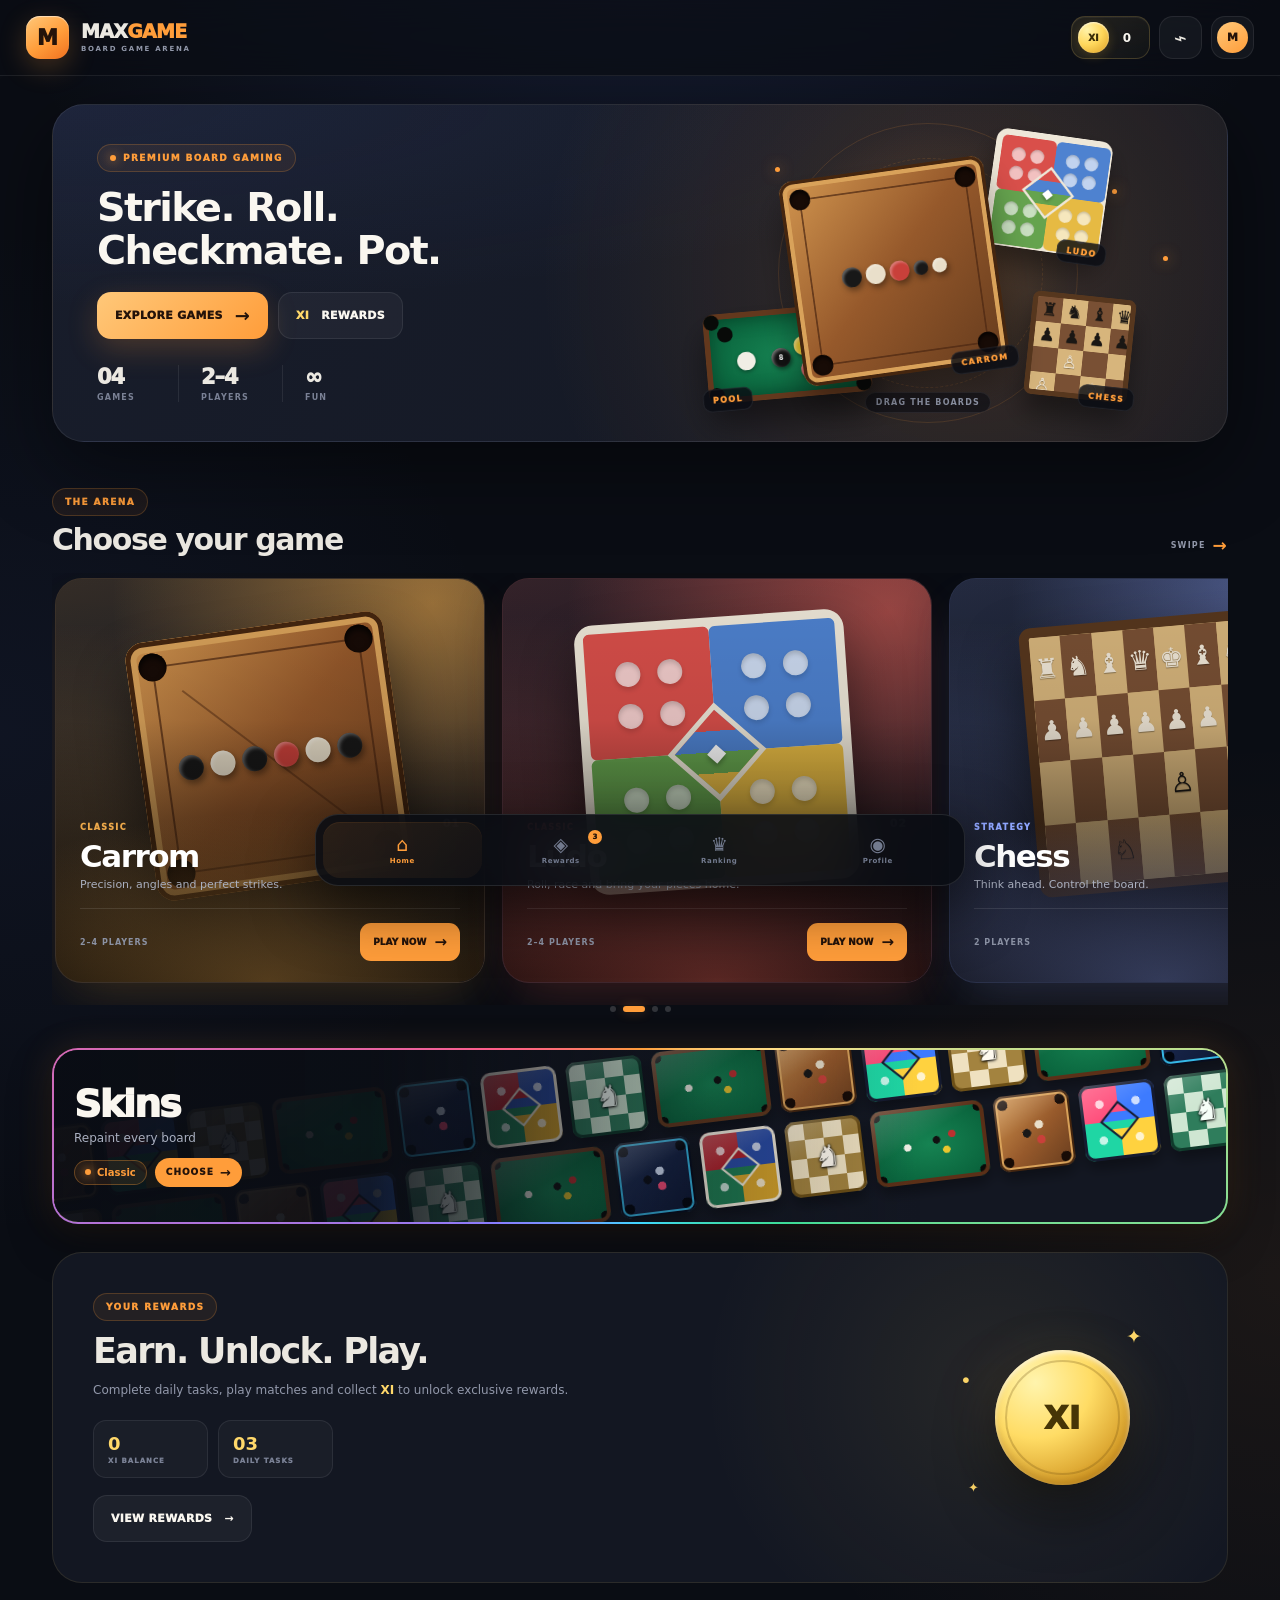
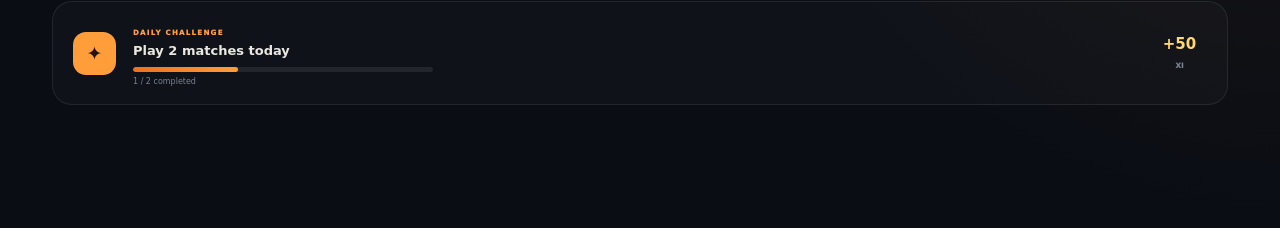
<file: index.html>
<!doctype html>
<html lang="en">
<head>
  <meta charset="UTF-8">
  <meta name="viewport" content="width=device-width,initial-scale=1,maximum-scale=1,user-scalable=no">
  <meta name="theme-color" content="#0a0d14">
  <meta name="apple-mobile-web-app-capable" content="yes">
  <meta name="apple-mobile-web-app-status-bar-style" content="black-translucent">

  <title>MAXGAME — Board Game Arena</title>

  <!-- saved skin ko paint se pehle lagao, taaki default rang ki flash na aaye -->
  <script>
    try{
      var s = localStorage.getItem('maxgame.skin');
      if(s) document.documentElement.setAttribute('data-skin', s);
    }catch(e){}
  </script>

  <link rel="stylesheet" href="css/styles.css">
</head>

<body>

  <!-- =====================================================
       TOP BAR
  ====================================================== -->

  <header class="topbar">

    <a class="brand" href="#" aria-label="MAXGAME Home">

      <span class="logo">M</span>

      <span class="brand-copy">
        <strong>MAX<span>GAME</span></strong>
        <small>BOARD GAME ARENA</small>
      </span>

    </a>


    <div class="top-actions">

      <!-- XI COINS -->

      <button
        class="coin-pill"
        id="coinButton"
        type="button"
        aria-label="XI Coins">

        <span class="coin-icon">XI</span>

        <span class="coin-value" id="xiBalance">
          0
        </span>

      </button>


      <!-- SOUND -->

      <button
        class="icon-control"
        id="sound"
        type="button"
        aria-label="Toggle sound"
        aria-pressed="true">

        <span class="sound-on">⌁</span>

      </button>


      <!-- PROFILE -->

      <button
        class="profile-control"
        id="profileButton"
        type="button"
        aria-label="Open profile">

        <span class="profile-avatar">
          M
        </span>

      </button>

    </div>

  </header>


  <!-- =====================================================
       MAIN
  ====================================================== -->

  <main>


    <!-- ===================================================
         HERO
    ==================================================== -->

    <section class="hero" aria-label="MAXGAME showcase">

      <div class="hero-content">

        <span class="eyebrow">
          <span class="eyebrow-dot"></span>
          PREMIUM BOARD GAMING
        </span>


        <!-- har shabd apne board ki baari pe chamakta hai (CSS) -->
        <h1 class="hero-tagline">
          <span class="tag-word w1">Strike.</span>
          <span class="tag-word w2">Roll.</span>
          <br>
          <span class="tag-word w3">Checkmate.</span>
          <span class="tag-word w4">Pot.</span>
        </h1>


        <div class="hero-actions">

          <button
            class="primary-button"
            id="heroPlay"
            type="button">

            <span>EXPLORE GAMES</span>
            <b>→</b>

          </button>


          <button
            class="secondary-button"
            id="heroRewards"
            type="button">

            <span>XI</span>
            REWARDS

          </button>

        </div>


        <div class="stats">

          <div class="stat">
            <strong>04</strong>
            <span>GAMES</span>
          </div>

          <div class="stat">
            <strong>2–4</strong>
            <span>PLAYERS</span>
          </div>

          <div class="stat">
            <strong>∞</strong>
            <span>FUN</span>
          </div>

        </div>

      </div>


      <!-- ===============================================
           HERO ART
           Boards baari-baari se "turn" lete hain (CSS loop)
           aur inhe drag bhi kar sakte ho (js/ui-extras.js)
      ================================================ -->

      <div class="hero-art" aria-hidden="true">

        <div class="hero-glow"></div>

        <div class="hero-ring ring-one"></div>
        <div class="hero-ring ring-two"></div>


        <!-- Carrom -->

        <div class="hero-object hero-carrom">

          <div class="carrom-board">

            <div class="carrom-pocket pocket-one"></div>
            <div class="carrom-pocket pocket-two"></div>
            <div class="carrom-pocket pocket-three"></div>
            <div class="carrom-pocket pocket-four"></div>

            <div class="carrom-center">

              <span class="piece black"></span>
              <span class="piece white"></span>
              <span class="piece red"></span>
              <span class="piece black small"></span>
              <span class="piece white small"></span>

              <!-- striker (animation ke liye) -->
              <span class="piece striker"></span>

            </div>

          </div>

          <span class="floating-label">
            CARROM
          </span>

        </div>


        <!-- Ludo -->

        <div class="hero-object hero-ludo">

          <div class="ludo-board">

            <div class="ludo-home red-home">
              <i></i><i></i><i></i><i></i>
            </div>

            <div class="ludo-home blue-home">
              <i></i><i></i><i></i><i></i>
            </div>

            <div class="ludo-home green-home">
              <i></i><i></i><i></i><i></i>
            </div>

            <div class="ludo-home yellow-home">
              <i></i><i></i><i></i><i></i>
            </div>

            <div class="ludo-center">
              <span>◆</span>
            </div>

          </div>

          <span class="floating-label">
            LUDO
          </span>

        </div>


        <!-- Chess -->

        <div class="hero-object hero-chess">

          <div class="mini-chess-board">

            <span>♜</span>
            <span>♞</span>
            <span>♝</span>
            <span>♛</span>

            <span>♟</span>
            <span>♟</span>
            <span>♟</span>
            <span>♟</span>

            <span></span>
            <span>♙</span>
            <span></span>
            <span></span>

            <span>♙</span>
            <span></span>
            <span><b class="knight">♘</b></span>
            <span></span>

          </div>

          <span class="floating-label">
            CHESS
          </span>

        </div>


        <!-- Pool -->

        <div class="hero-object hero-pool">

          <div class="mini-pool-table">

            <div class="pool-pocket p1"></div>
            <div class="pool-pocket p2"></div>
            <div class="pool-pocket p3"></div>
            <div class="pool-pocket p4"></div>
            <div class="pool-pocket p5"></div>
            <div class="pool-pocket p6"></div>

            <span class="pool-ball ball-eight">8</span>
            <span class="pool-ball ball-one">1</span>
            <span class="pool-ball ball-three">3</span>

            <span class="cue-ball"></span>

          </div>

          <span class="floating-label">
            POOL
          </span>

        </div>


        <!-- Decorative particles -->

        <span class="particle particle-one"></span>
        <span class="particle particle-two"></span>
        <span class="particle particle-three"></span>
        <span class="particle particle-four"></span>
        <span class="particle particle-five"></span>

        <span class="hero-hint">DRAG THE BOARDS</span>

      </div>

    </section>



    <!-- ===================================================
         GAME CAROUSEL
    ==================================================== -->

    <section
      class="games"
      id="games-section"
      aria-label="Choose your game">

      <div class="section-head">

        <div>

          <span class="eyebrow">
            THE ARENA
          </span>

          <h2>
            Choose your game
          </h2>

        </div>


        <div class="carousel-hint">
          <span>SWIPE</span>
          <b>→</b>
        </div>

      </div>


      <!-- CAROUSEL -->

      <div
        class="carousel"
        id="games"
        aria-live="polite">

        <!--
          app.js can populate this container.
          Fallback cards are included so the page
          remains visually useful even before JS runs.
        -->


        <!-- CARROM -->

        <article
          class="game-card active"
          data-game="carrom">

          <div class="game-image carrom-image">

            <div class="real-carrom">

              <span class="corner-pocket cp1"></span>
              <span class="corner-pocket cp2"></span>
              <span class="corner-pocket cp3"></span>
              <span class="corner-pocket cp4"></span>

              <div class="carrom-lines"></div>

              <div class="carrom-pieces">

                <span class="gp black"></span>
                <span class="gp white"></span>
                <span class="gp black"></span>
                <span class="gp red"></span>
                <span class="gp white"></span>
                <span class="gp black"></span>

              </div>

            </div>

            <div class="image-shade"></div>

          </div>


          <div class="game-card-content">

            <div class="game-number">
              01
            </div>

            <div>

              <span class="game-type">
                PRECISION GAME
              </span>

              <h3>
                Carrom
              </h3>

              <p>
                Aim your strike. Control the board.
              </p>

            </div>


            <div class="game-card-bottom">

              <span>
                2–4 PLAYERS
              </span>

              <button
                type="button"
                class="play-button"
                data-game="carrom">

                PLAY

                <b>→</b>

              </button>

            </div>

          </div>

        </article>



        <!-- LUDO -->

        <article
          class="game-card"
          data-game="ludo">

          <div class="game-image ludo-image">

            <div class="real-ludo">

              <div class="ludo-quadrant red">
                <span></span><span></span>
                <span></span><span></span>
              </div>

              <div class="ludo-quadrant blue">
                <span></span><span></span>
                <span></span><span></span>
              </div>

              <div class="ludo-quadrant green">
                <span></span><span></span>
                <span></span><span></span>
              </div>

              <div class="ludo-quadrant yellow">
                <span></span><span></span>
                <span></span><span></span>
              </div>

              <div class="ludo-diamond">
                <span>◆</span>
              </div>

            </div>

            <div class="image-shade"></div>

          </div>


          <div class="game-card-content">

            <div class="game-number">
              02
            </div>

            <div>

              <span class="game-type">
                CLASSIC RACE
              </span>

              <h3>
                Ludo
              </h3>

              <p>
                Roll, race and reach home first.
              </p>

            </div>


            <div class="game-card-bottom">

              <span>
                2–4 PLAYERS
              </span>

              <button
                type="button"
                class="play-button"
                data-game="ludo">

                PLAY

                <b>→</b>

              </button>

            </div>

          </div>

        </article>



        <!-- CHESS -->

        <article
          class="game-card"
          data-game="chess">

          <div class="game-image chess-image">

            <div class="real-chess">

              <span>♜</span>
              <span>♞</span>
              <span>♝</span>
              <span>♛</span>
              <span>♚</span>
              <span>♝</span>
              <span>♞</span>
              <span>♜</span>

              <span>♟</span>
              <span>♟</span>
              <span>♟</span>
              <span>♟</span>
              <span>♟</span>
              <span>♟</span>
              <span>♟</span>
              <span>♟</span>

              <span></span>
              <span></span>
              <span></span>
              <span></span>
              <span>♙</span>
              <span></span>
              <span></span>
              <span></span>

              <span></span>
              <span></span>
              <span>♘</span>
              <span></span>
              <span></span>
              <span></span>
              <span></span>
              <span></span>

            </div>

            <div class="image-shade"></div>

          </div>


          <div class="game-card-content">

            <div class="game-number">
              03
            </div>

            <div>

              <span class="game-type">
                STRATEGY
              </span>

              <h3>
                Chess
              </h3>

              <p>
                Think ahead. Control the board.
              </p>

            </div>


            <div class="game-card-bottom">

              <span>
                2 PLAYERS
              </span>

              <button
                type="button"
                class="play-button"
                data-game="chess">

                PLAY

                <b>→</b>

              </button>

            </div>

          </div>

        </article>



        <!-- POOL -->

        <article
          class="game-card"
          data-game="pool">

          <div class="game-image pool-image">

            <div class="real-pool">

              <span class="table-pocket t1"></span>
              <span class="table-pocket t2"></span>
              <span class="table-pocket t3"></span>
              <span class="table-pocket t4"></span>
              <span class="table-pocket t5"></span>
              <span class="table-pocket t6"></span>

              <span class="pool-rack-ball pb1">1</span>
              <span class="pool-rack-ball pb2">8</span>
              <span class="pool-rack-ball pb3">3</span>
              <span class="pool-rack-ball pb4">5</span>

              <span class="cue"></span>

            </div>

            <div class="image-shade"></div>

          </div>


          <div class="game-card-content">

            <div class="game-number">
              04
            </div>

            <div>

              <span class="game-type">
                TABLE SPORT
              </span>

              <h3>
                8-Ball Pool
              </h3>

              <p>
                Line up the shot. Own the table.
              </p>

            </div>


            <div class="game-card-bottom">

              <span>
                2–4 PLAYERS
              </span>

              <button
                type="button"
                class="play-button"
                data-game="pool">

                PLAY

                <b>→</b>

              </button>

            </div>

          </div>

        </article>

      </div>


      <!-- CAROUSEL DOTS -->

      <div
        class="dots"
        id="dots"
        aria-label="Game carousel navigation">

        <button
          class="dot active"
          data-slide="0"
          aria-label="Show Carrom">
        </button>

        <button
          class="dot"
          data-slide="1"
          aria-label="Show Ludo">
        </button>

        <button
          class="dot"
          data-slide="2"
          aria-label="Show Chess">
        </button>

        <button
          class="dot"
          data-slide="3"
          aria-label="Show Pool">
        </button>

      </div>

    </section>



    <!-- ===================================================
         SKINS  (ek button; dabane par sheet khulti hai)
         Button ke andar sarakti hui tiles = har skin ke boards ki images.
         Selection localStorage 'maxgame.skin' mein save hoti hai,
         taaki carrom.html / ludo.html bhi wahi se padh sakein.
    ==================================================== -->

    <section
      class="skins"
      id="skins"
      aria-label="Board skins">

      <button
        class="skin-btn"
        id="skinOpen"
        type="button"
        aria-haspopup="dialog"
        aria-controls="skinSheet">

        <span class="skin-marquee" aria-hidden="true">
          <span class="marquee-row">
            <i class="tile t-carrom" data-skin="classic"></i>
            <i class="tile t-ludo" data-skin="midnight"></i>
            <i class="tile t-chess" data-skin="royal"></i>
            <i class="tile t-pool" data-skin="emerald"></i>
            <i class="tile t-carrom" data-skin="midnight"></i>
            <i class="tile t-ludo" data-skin="royal"></i>
            <i class="tile t-chess" data-skin="emerald"></i>
            <i class="tile t-pool" data-skin="classic"></i>
            <i class="tile t-carrom" data-skin="classic"></i>
            <i class="tile t-ludo" data-skin="midnight"></i>
            <i class="tile t-chess" data-skin="royal"></i>
            <i class="tile t-pool" data-skin="emerald"></i>
            <i class="tile t-carrom" data-skin="midnight"></i>
            <i class="tile t-ludo" data-skin="royal"></i>
            <i class="tile t-chess" data-skin="emerald"></i>
            <i class="tile t-pool" data-skin="classic"></i>
          </span>
          <span class="marquee-row rev">
            <i class="tile t-chess" data-skin="royal"></i>
            <i class="tile t-pool" data-skin="emerald"></i>
            <i class="tile t-carrom" data-skin="classic"></i>
            <i class="tile t-ludo" data-skin="midnight"></i>
            <i class="tile t-chess" data-skin="emerald"></i>
            <i class="tile t-pool" data-skin="classic"></i>
            <i class="tile t-carrom" data-skin="midnight"></i>
            <i class="tile t-ludo" data-skin="royal"></i>
            <i class="tile t-chess" data-skin="royal"></i>
            <i class="tile t-pool" data-skin="emerald"></i>
            <i class="tile t-carrom" data-skin="classic"></i>
            <i class="tile t-ludo" data-skin="midnight"></i>
            <i class="tile t-chess" data-skin="emerald"></i>
            <i class="tile t-pool" data-skin="classic"></i>
            <i class="tile t-carrom" data-skin="midnight"></i>
            <i class="tile t-ludo" data-skin="royal"></i>
          </span>
        </span>

        <span class="skin-btn-scrim" aria-hidden="true"></span>

        <span class="skin-btn-copy">

          <span class="skin-btn-title">Skins</span>

          <span class="skin-btn-sub">Repaint every board</span>

          <span class="skin-btn-row">
            <span class="skin-btn-now"><i></i><b id="skinName">Classic</b></span>
            <span class="skin-btn-go">CHOOSE <b>→</b></span>
          </span>

        </span>

      </button>


      <!-- SKIN SHEET -->

      <dialog
        class="skin-sheet"
        id="skinSheet"
        aria-labelledby="skinSheetTitle">

        <div class="skin-sheet-body">

          <div class="skin-sheet-head">

            <div>
              <h2 id="skinSheetTitle">Choose your skin</h2>
              <p>Every board on the page repaints instantly.</p>
            </div>

            <button
              class="sheet-close"
              type="button"
              data-close
              aria-label="Close">
              ✕
            </button>

          </div>


          <div class="skin-grid">

          <button
            class="skin-card active"
            type="button"
            data-skin="classic"
            aria-pressed="true">

            <span class="skin-preview" aria-hidden="true">
              <i class="tile t-carrom"></i>
              <i class="tile t-ludo"></i>
              <i class="tile t-chess"></i>
              <i class="tile t-pool"></i>
            </span>

            <span class="skin-info">
              <strong class="skin-name">Classic</strong>
              <small class="skin-desc">Walnut boards, ivory coins</small>
            </span>

            <span class="skin-state">EQUIPPED</span>

          </button>


          <button
            class="skin-card"
            type="button"
            data-skin="midnight"
            aria-pressed="false">

            <span class="skin-preview" aria-hidden="true">
              <i class="tile t-carrom"></i>
              <i class="tile t-ludo"></i>
              <i class="tile t-chess"></i>
              <i class="tile t-pool"></i>
            </span>

            <span class="skin-info">
              <strong class="skin-name">Midnight</strong>
              <small class="skin-desc">Lacquer black, cyan glow</small>
            </span>

            <span class="skin-state">USE SKIN</span>

          </button>


          <button
            class="skin-card"
            type="button"
            data-skin="royal"
            aria-pressed="false">

            <span class="skin-preview" aria-hidden="true">
              <i class="tile t-carrom"></i>
              <i class="tile t-ludo"></i>
              <i class="tile t-chess"></i>
              <i class="tile t-pool"></i>
            </span>

            <span class="skin-info">
              <strong class="skin-name">Royal</strong>
              <small class="skin-desc">Ivory marble, gold trim</small>
            </span>

            <span class="skin-state">USE SKIN</span>

          </button>


          <button
            class="skin-card"
            type="button"
            data-skin="emerald"
            aria-pressed="false">

            <span class="skin-preview" aria-hidden="true">
              <i class="tile t-carrom"></i>
              <i class="tile t-ludo"></i>
              <i class="tile t-chess"></i>
              <i class="tile t-pool"></i>
            </span>

            <span class="skin-info">
              <strong class="skin-name">Emerald</strong>
              <small class="skin-desc">Green lacquer, baize felt</small>
            </span>

            <span class="skin-state">USE SKIN</span>

          </button>

          </div>


          <button
            class="primary-button skin-done"
            type="button"
            data-close>
            DONE
          </button>

        </div>

      </dialog>

    </section>


    <!--
      app.js compatibility: purane Quick Play ke elements yahan hidden rakhe hain,
      taaki app.js ko getElementById(...) null na mile aur baaki page na ruke.
      app.js se Quick Play ka code hata do to ye poora block delete kar sakte ho.
    -->
    <div class="hidden" aria-hidden="true">
      <h2 id="selectedGameTitle">Carrom</h2>
      <p id="selectedGameDescription"></p>
      <button id="quickPlay" type="button"></button>
    </div>



    <!-- ===================================================
         REWARDS
    ==================================================== -->

    <section
      class="reward"
      id="rewards">

      <div class="reward-copy">

        <span class="eyebrow">
          YOUR REWARDS
        </span>

        <h2>
          Earn. Unlock. Play.
        </h2>

        <p>
          Complete daily tasks, play matches and
          collect <strong>XI</strong> to unlock
          exclusive rewards.
        </p>


        <div class="reward-stats">

          <div>
            <strong id="rewardBalance">
              0
            </strong>
            <span>
              XI BALANCE
            </span>
          </div>

          <div>
            <strong>
              03
            </strong>
            <span>
              DAILY TASKS
            </span>
          </div>

        </div>


        <button
          class="secondary-button"
          id="openRewards"
          type="button">

          VIEW REWARDS

          <b>→</b>

        </button>

      </div>


      <div class="reward-visual">

        <div class="reward-coin">

          <span>
            XI
          </span>

        </div>

        <span class="reward-spark spark-one">✦</span>
        <span class="reward-spark spark-two">✦</span>
        <span class="reward-spark spark-three">•</span>

      </div>

    </section>



    <!-- ===================================================
         DAILY CHALLENGE
    ==================================================== -->

    <section class="challenge">

      <div class="challenge-icon">
        ✦
      </div>


      <div class="challenge-copy">

        <span>
          DAILY CHALLENGE
        </span>

        <h3>
          Play 2 matches today
        </h3>

        <div class="progress-track">

          <div
            class="progress"
            style="width:35%">
          </div>

        </div>

        <small>
          1 / 2 completed
        </small>

      </div>


      <div class="challenge-reward">

        <strong>
          +50
        </strong>

        <span>
          XI
        </span>

      </div>

    </section>

  </main>



  <!-- =====================================================
       BOTTOM NAVIGATION
  ====================================================== -->

  <nav
    class="bottom-nav"
    aria-label="Main navigation">


    <button
      class="nav-item active"
      data-nav="home"
      type="button">

      <span class="nav-icon">
        ⌂
      </span>

      <span class="nav-label">
        Home
      </span>

    </button>


    <button
      class="nav-item"
      data-nav="rewards"
      type="button">

      <span class="nav-icon">
        ◈
      </span>

      <span class="nav-label">
        Rewards
      </span>

      <span class="nav-badge">
        3
      </span>

    </button>


    <button
      class="nav-item"
      data-nav="ranking"
      type="button">

      <span class="nav-icon">
        ♛
      </span>

      <span class="nav-label">
        Ranking
      </span>

    </button>


    <button
      class="nav-item"
      data-nav="profile"
      type="button">

      <span class="nav-icon">
        ◉
      </span>

      <span class="nav-label">
        Profile
      </span>

    </button>

  </nav>



  <!-- =====================================================
       TOAST
  ====================================================== -->

  <div
    class="toast"
    id="toast"
    role="status"
    aria-live="polite">
  </div>



  <!-- =====================================================
       APP
  ====================================================== -->

  <script type="module" src="js/app.js"></script>

  <!-- skins + hero drag (app.js se alag, isse app.js ko chhua nahi) -->
  <script type="module" src="js/ui-extras.js"></script>

</body>
  </html>
</file>
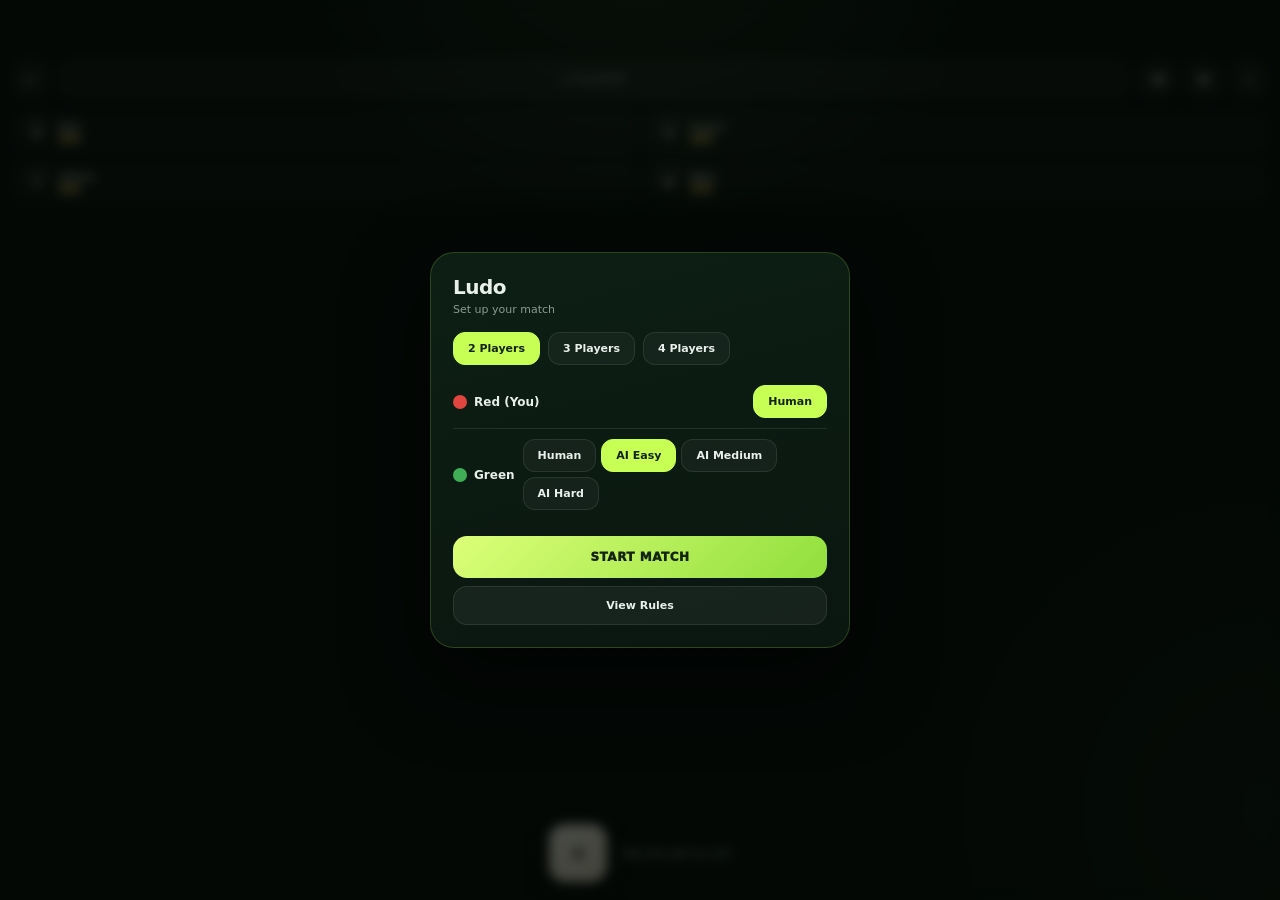
<file: canvas.html>
<!doctype html>
<html lang="en">
<head>
<meta charset="UTF-8">
<meta name="viewport" content="width=device-width,initial-scale=1,maximum-scale=1,user-scalable=no,viewport-fit=cover">
<meta name="theme-color" content="#050b08">
<meta name="apple-mobile-web-app-capable" content="yes">
<meta name="apple-mobile-web-app-status-bar-style" content="black-translucent">
<title>Ludo — MAXGAME</title>
<style>
:root{
  --bg:#050b08; --panel:#0b1812; --panel2:#0e2118;
  --green:#c7ff55; --green2:#8ee33d;
  --gold:#ffd86a; --white:#f6faf7; --text:#e8f0eb;
  --muted:#8b9c93; --muted2:#64756d;
  --line:rgba(255,255,255,.09); --line2:rgba(199,255,85,.18);
  --p-red:#e0463f; --p-green:#3fae55; --p-yellow:#e8c93a; --p-blue:#3f7fe0;
}
*{box-sizing:border-box;margin:0;padding:0;-webkit-tap-highlight-color:transparent;user-select:none;}
html,body{height:100%;overflow:hidden;overscroll-behavior:none;}
body{
  color:var(--text);
  background:
    radial-gradient(circle at 50% -15%, rgba(99,174,75,.20), transparent 32%),
    radial-gradient(circle at 100% 90%, rgba(110,157,54,.08), transparent 30%),
    var(--bg);
  font-family:Inter,ui-sans-serif,system-ui,-apple-system,"Segoe UI",sans-serif;
  display:flex; flex-direction:column; height:100dvh;
  padding-bottom:calc(10px + env(safe-area-inset-bottom));
}
button{font:inherit;cursor:pointer;border:0;background:none;color:inherit;}
button:active{transform:scale(.96);}
.hidden{display:none!important;}
svg{display:block;}

/* Reserved space for an ad banner */
#adSlotTop{height:50px;flex:0 0 auto;}

/* ===== TOP BAR ===== */
.topbar{ display:flex; align-items:center; gap:8px; padding:10px 12px; flex:0 0 auto; }
.icon-btn{
  width:38px;height:38px;border-radius:12px;
  display:grid;place-items:center;
  background:rgba(255,255,255,.05);border:1px solid var(--line);
  color:var(--text);
}
.mode-pill{
  flex:1; height:38px; display:flex; align-items:center; justify-content:center;
  gap:6px; border-radius:12px; background:rgba(255,255,255,.05);
  border:1px solid var(--line); font-size:11px; font-weight:800;
  letter-spacing:.5px; color:var(--muted);
}

/* ===== PLAYER ROWS ===== */
.prow{ display:flex; align-items:center; justify-content:space-between; gap:8px; padding:4px 12px; flex:0 0 auto;}
.pcard{
  flex:1; display:flex; align-items:center; gap:8px;
  padding:6px 10px; border-radius:14px; border:1px solid var(--line);
  background:rgba(255,255,255,.03); min-width:0;
  transition:.25s ease;
}
.pcard.active{
  border-color:var(--line2); background:rgba(199,255,85,.08);
  box-shadow:0 0 0 1px rgba(199,255,85,.15), 0 0 18px rgba(199,255,85,.10);
}
@keyframes thinkPulse{
  0%,100%{ box-shadow:0 0 0 0 rgba(126,168,255,.55); }
  50%{ box-shadow:0 0 0 9px rgba(126,168,255,0); }
}
.pcard.thinking .av{ animation:thinkPulse 1s ease-in-out infinite; }
.pcard .av{
  width:28px;height:28px;border-radius:50%;flex:0 0 auto;
  display:grid;place-items:center;font-size:11px;font-weight:900;
  color:#fff; box-shadow:inset 0 2px 3px rgba(255,255,255,.35), 0 2px 4px rgba(0,0,0,.3);
}
.pcard .meta{min-width:0;}
.pcard .name{font-size:9.5px;font-weight:900;letter-spacing:.3px;white-space:nowrap;overflow:hidden;text-overflow:ellipsis;}
.pcard .score{font-size:12px;font-weight:950;color:var(--gold);}
.pcard.ai .name:after{content:" · AI";color:var(--muted2);font-weight:700;}

/* ===== BOARD ===== */
.boardarea{flex:1 1 auto; display:flex; align-items:center; justify-content:center; min-height:0; position:relative; padding:2px 10px;}
.boardwrap{position:relative; width:min(92vw, 66vh, 560px); aspect-ratio:1/1;}
canvas{width:100%;height:100%;display:block;touch-action:none;}

/* ===== DICE ===== */
.dicebar{ display:flex; align-items:center; justify-content:center; gap:14px; padding:8px 12px; flex:0 0 auto; }
.dice{
  width:58px;height:58px;border-radius:16px;
  background:linear-gradient(155deg,#fdfaf1,#e7ddc4);
  display:grid; place-items:center; position:relative;
  box-shadow:0 10px 24px rgba(0,0,0,.4), inset 0 2px 2px rgba(255,255,255,.7);
  border:1px solid rgba(0,0,0,.15);
  transition:transform .12s ease;
}
.dice:active{ transform:scale(.92); }
.dice.disabled{ opacity:.45; }
.dice-grid{ width:70%; height:70%; display:grid; grid-template-columns:repeat(3,1fr); grid-template-rows:repeat(3,1fr); }
.pip{ width:9px;height:9px;border-radius:50%; background:#22201a; margin:auto; opacity:0; }
.dicehint{ font-size:10px; color:var(--muted); font-weight:800; letter-spacing:.5px; max-width:180px; }

/* ===== MODALS (shared with Carrom style) ===== */
.overlay{
  position:fixed; inset:0; background:rgba(3,8,5,.72); backdrop-filter:blur(6px);
  display:flex; align-items:center; justify-content:center; z-index:100; padding:20px;
}
.modal{
  width:min(420px,100%); max-height:85vh; overflow-y:auto;
  background:linear-gradient(165deg,#0d1f14,#0a1610);
  border:1px solid var(--line2); border-radius:24px; padding:22px;
  box-shadow:0 30px 80px rgba(0,0,0,.55);
}
.modal h2{font-size:20px;margin-bottom:4px;letter-spacing:-.5px;}
.modal .sub{font-size:11px;color:var(--muted);margin-bottom:16px;}
.modal .row{display:flex;gap:8px;margin-bottom:10px;flex-wrap:wrap;}
.chip{
  padding:9px 14px;border-radius:12px;border:1px solid var(--line);
  background:rgba(255,255,255,.04); font-size:11px; font-weight:800;
}
.chip.on{background:var(--green);color:#13220e;border-color:var(--green);}
.slotrow{display:flex;align-items:center;justify-content:space-between;gap:8px;padding:10px 0;border-top:1px solid var(--line);}
.slotrow:first-of-type{border-top:0;}
.slotrow .lbl{font-size:12px;font-weight:800;display:flex;align-items:center;gap:7px;}
.swatch{width:14px;height:14px;border-radius:50%;flex:0 0 auto;}
.slotsel{display:flex;gap:5px;flex-wrap:wrap;}
.bigbtn{
  width:100%; margin-top:16px; padding:14px; border-radius:14px; font-size:12px;
  font-weight:950; letter-spacing:.5px; text-align:center;
  background:linear-gradient(135deg,#dcff78,#91df3d); color:#14240e;
}
.ghostbtn{
  width:100%; margin-top:8px; padding:12px; border-radius:14px; font-size:11px;
  font-weight:900; text-align:center; background:rgba(255,255,255,.05); border:1px solid var(--line);
}
.twobtn{display:flex;gap:10px;margin-top:16px;}
.twobtn button{flex:1;padding:13px;border-radius:14px;font-size:11px;font-weight:900;}
.twobtn .cancel{background:rgba(255,255,255,.05);border:1px solid var(--line);}
.twobtn .danger{background:linear-gradient(135deg,#ff8a6a,#e0492c);color:#2a0d05;}
.rules p{font-size:12px;line-height:1.7;color:#c3d2c9;margin-bottom:8px;}
.rules b{color:var(--green);}
.winner-name{font-size:26px;font-weight:950;color:var(--gold);margin:10px 0 2px;}
.winner-score{font-size:12px;color:var(--muted);margin-bottom:6px;}
.toggle-row{display:flex;align-items:center;justify-content:space-between;padding:10px 0;border-top:1px solid var(--line);}
.toggle-row:first-child{border-top:0;}
.switch{width:42px;height:24px;border-radius:999px;background:rgba(255,255,255,.1);position:relative;border:1px solid var(--line);}
.switch.on{background:var(--green2);}
.switch i{position:absolute;top:2px;left:2px;width:18px;height:18px;border-radius:50%;background:#fff;transition:.2s;display:block;}
.switch.on i{left:20px;}
.toast{
  position:fixed;left:50%;bottom:90px;transform:translate(-50%,20px);
  padding:11px 16px;border-radius:12px;background:#102119;border:1px solid var(--line);
  font-size:11px;opacity:0;pointer-events:none;transition:.25s ease;z-index:200; text-align:center; max-width:80%;
}
.toast.show{opacity:1;transform:translate(-50%,0);}
</style>
</head>
<body>

<div id="adSlotTop"></div>

<!-- TOP BAR -->
<div class="topbar">
  <button class="icon-btn" id="backBtn" aria-label="Back">←</button>
  <div class="mode-pill" id="modePill">2 PLAYER</div>
  <button class="icon-btn" id="soundBtn" aria-label="Sound"></button>
  <button class="icon-btn" id="pauseBtn" aria-label="Pause"></button>
  <button class="icon-btn" id="menuBtn" aria-label="Menu"></button>
</div>

<!-- TOP PLAYERS -->
<div class="prow">
  <div class="pcard" id="pcard0">
    <div class="av" id="av0">R</div>
    <div class="meta"><div class="name" id="name0">Red</div><div class="score" id="score0">0/4</div></div>
  </div>
  <div class="pcard" id="pcard1">
    <div class="av" id="av1">G</div>
    <div class="meta"><div class="name" id="name1">Green</div><div class="score" id="score1">0/4</div></div>
  </div>
</div>
<div class="prow" id="prow2">
  <div class="pcard" id="pcard2"><div class="av" id="av2">Y</div><div class="meta"><div class="name" id="name2">Yellow</div><div class="score" id="score2">0/4</div></div></div>
  <div class="pcard" id="pcard3"><div class="av" id="av3">B</div><div class="meta"><div class="name" id="name3">Blue</div><div class="score" id="score3">0/4</div></div></div>
</div>

<!-- BOARD -->
<div class="boardarea">
  <div class="boardwrap" id="boardWrap">
    <canvas id="board"></canvas>
  </div>
</div>

<!-- DICE -->
<div class="dicebar">
  <button class="dice" id="diceBtn"><div class="dice-grid" id="diceGrid"></div></button>
  <div class="dicehint" id="diceHint">Tap the die to roll</div>
</div>

<!-- SETUP MODAL -->
<div class="overlay" id="setupOverlay">
  <div class="modal">
    <h2>Ludo</h2>
    <div class="sub">Set up your match</div>
    <div class="row" id="countRow">
      <button class="chip on" data-count="2">2 Players</button>
      <button class="chip" data-count="3">3 Players</button>
      <button class="chip" data-count="4">4 Players</button>
    </div>
    <div id="slotsContainer"></div>
    <button class="bigbtn" id="startBtn">START MATCH</button>
    <button class="ghostbtn" id="setupRulesBtn">View Rules</button>
  </div>
</div>

<!-- MENU MODAL -->
<div class="overlay hidden" id="menuOverlay">
  <div class="modal">
    <h2>Menu</h2>
    <div class="sub">Game options</div>
    <button class="ghostbtn" id="menuRules">📖 Rules</button>
    <button class="ghostbtn" id="menuUndo">↩ Undo Last Move</button>
    <button class="ghostbtn" id="menuRestart">↻ Restart Game</button>
    <button class="ghostbtn" id="menuExit">← Exit to MAXGAME</button>
    <div class="toggle-row" style="margin-top:10px;">
      <span style="font-size:12px;font-weight:800;">Sound Effects</span>
      <div class="switch on" id="soundSwitch"><i></i></div>
    </div>
    <div class="toggle-row">
      <span style="font-size:12px;font-weight:800;">Music</span>
      <div class="switch on" id="musicSwitch"><i></i></div>
    </div>
    <button class="ghostbtn" id="menuClose">Close</button>
  </div>
</div>

<!-- PAUSE MODAL -->
<div class="overlay hidden" id="pauseOverlay">
  <div class="modal">
    <h2>Paused</h2>
    <div class="sub">Game is paused</div>
    <button class="bigbtn" id="resumeBtn">RESUME</button>
    <button class="ghostbtn" id="pauseRestart">↻ Restart Game</button>
    <button class="ghostbtn" id="pauseExit">← Exit to MAXGAME</button>
  </div>
</div>

<!-- RULES MODAL -->
<div class="overlay hidden" id="rulesOverlay">
  <div class="modal">
    <h2>Rules</h2>
    <div class="sub">How to play Ludo</div>
    <div class="rules">
      <p><b>Goal</b> — Get all 4 of your tokens from your yard, around the board, and into your home triangle before anyone else.</p>
      <p><b>Starting</b> — Roll a <b>6</b> to bring a token out of the yard onto your start square.</p>
      <p><b>Moving</b> — Tap the die to roll, then tap the token you want to move (if you have more than one legal option).</p>
      <p><b>Capturing</b> — Land exactly on an opponent's token to send it back to their yard. This can't happen on a star/safe cell.</p>
      <p><b>Safe cells</b> — Marked with a star. Tokens there can't be captured.</p>
      <p><b>Extra turn</b> — Rolling a 6, capturing a token, or getting a token home all earn you another roll. Three 6's in a row forfeits the turn.</p>
      <p><b>Home stretch</b> — You need the exact number to enter your home triangle — overshooting means that token can't move this turn.</p>
    </div>
    <button class="bigbtn" id="rulesClose">Got it</button>
  </div>
</div>

<!-- RESTART CONFIRM -->
<div class="overlay hidden" id="restartOverlay">
  <div class="modal">
    <h2>Restart Game?</h2>
    <div class="sub">Your current match will be lost.</div>
    <div class="twobtn">
      <button class="cancel" id="restartCancel">CANCEL</button>
      <button class="danger" id="restartConfirm">RESTART</button>
    </div>
  </div>
</div>

<!-- EXIT CONFIRM -->
<div class="overlay hidden" id="exitOverlay">
  <div class="modal">
    <h2>Exit Game?</h2>
    <div class="sub">Your current progress will be lost.</div>
    <div class="twobtn">
      <button class="cancel" id="exitCancel">CANCEL</button>
      <button class="danger" id="exitConfirm">EXIT</button>
    </div>
  </div>
</div>

<!-- WINNER MODAL -->
<div class="overlay hidden" id="winOverlay">
  <div class="modal" style="text-align:center;">
    <div style="font-size:11px;font-weight:900;letter-spacing:2px;color:var(--green);">🏆 WINNER</div>
    <div class="winner-name" id="winnerName">Red</div>
    <div class="winner-score" id="winnerScore">All 4 tokens home</div>
    <button class="bigbtn" id="winRestart">PLAY AGAIN</button>
    <button class="ghostbtn" id="winExit">← Exit to MAXGAME</button>
  </div>
</div>

<div class="toast" id="toast"></div>

<script>
"use strict";

/* =====================================================
   CONFIG — board data (verified against a reference
   15x15 Ludo path implementation, not hand-guessed)
===================================================== */
const GRID = 15;
const BOARD_PX = 750;
const CELL = BOARD_PX / GRID;

// the 52 shared-path cells, in clockwise travel order, as [row,col]
const PATH_CELLS = [
  [6,1],[6,2],[6,3],[6,4],[6,5],
  [5,6],[4,6],[3,6],[2,6],[1,6],[0,6],
  [0,7],
  [0,8],
  [1,8],[2,8],[3,8],[4,8],[5,8],
  [6,9],[6,10],[6,11],[6,12],[6,13],[6,14],
  [7,14],
  [8,14],
  [8,13],[8,12],[8,11],[8,10],[8,9],
  [9,8],[10,8],[11,8],[12,8],[13,8],[14,8],
  [14,7],
  [14,6],
  [13,6],[12,6],[11,6],[10,6],[9,6],
  [8,5],[8,4],[8,3],[8,2],[8,1],[8,0],
  [7,0],
  [6,0]
];
const START_INDEX = { red:0, green:13, yellow:26, blue:39 };
const SAFE_INDICES = new Set([0,13,26,39, 8,21,34,47]);

const HOME_STRETCH = {
  red:    [[7,1],[7,2],[7,3],[7,4],[7,5]],
  green:  [[1,7],[2,7],[3,7],[4,7],[5,7]],
  yellow: [[7,13],[7,12],[7,11],[7,10],[7,9]],
  blue:   [[13,7],[12,7],[11,7],[10,7],[9,7]]
};
const YARD_SLOTS = {
  red:    [[1,1],[1,4],[4,1],[4,4]],
  green:  [[1,10],[1,13],[4,10],[4,13]],
  yellow: [[10,10],[10,13],[13,10],[13,13]],
  blue:   [[10,1],[10,4],[13,1],[13,4]]
};
const YARD_BLOCK = { red:[0,0], green:[0,9], yellow:[9,9], blue:[9,0] };
const HOME_ENTRY_DIR = { red:[1,0], green:[0,1], yellow:[-1,0], blue:[0,-1] }; // unused placeholder
const PLAYER_COLORS = { red:"#e0463f", green:"#3fae55", yellow:"#e8c93a", blue:"#3f7fe0" };
const COLOR_ORDER = ["red","green","yellow","blue"];

const DIFF_PARAMS = {
  easy:   { thinkMs:350, mistakeChance:0.55 },
  medium: { thinkMs:600, mistakeChance:0.22 },
  hard:   { thinkMs:900, mistakeChance:0.05 }
};

const ICON_SOUND_ON = '<svg viewBox="0 0 24 24" width="17" height="17" fill="none" stroke="currentColor" stroke-width="2" stroke-linecap="round" stroke-linejoin="round"><path d="M4 9v6h4l5 4V5L8 9H4z"/><path d="M16.5 8.5a5 5 0 0 1 0 7"/><path d="M19.3 5.7a9 9 0 0 1 0 12.6"/></svg>';
const ICON_SOUND_OFF = '<svg viewBox="0 0 24 24" width="17" height="17" fill="none" stroke="currentColor" stroke-width="2" stroke-linecap="round" stroke-linejoin="round"><path d="M4 9v6h4l5 4V5L8 9H4z"/><line x1="16.5" y1="9" x2="22" y2="14.5"/><line x1="22" y1="9" x2="16.5" y2="14.5"/></svg>';
const ICON_PAUSE = '<svg viewBox="0 0 24 24" width="15" height="15" fill="currentColor"><rect x="5" y="4" width="4.5" height="16" rx="1.4"/><rect x="14.5" y="4" width="4.5" height="16" rx="1.4"/></svg>';
const ICON_MENU_DOTS = '<svg viewBox="0 0 24 24" width="16" height="16" fill="currentColor"><circle cx="12" cy="5" r="2.1"/><circle cx="12" cy="12" r="2.1"/><circle cx="12" cy="19" r="2.1"/></svg>';

/* =====================================================
   GAME STATE
===================================================== */
let gameState = {
  mode: "SETUP", // SETUP | ROLL_READY | MOVE_SELECT | ANIMATING | AI_THINKING | GAME_OVER
  playerCount: 2,
  currentPlayer: 0,
  diceValue: 1,
  consecutiveSixes: 0,
  paused: false,
  gameOver: false,
  soundOn: true,
  musicOn: true
};
let players = []; // {color, name, isAI, difficulty, tokensHome}
let tokens = [];  // {color, idx, relativePos(-1..56)}
let animQueue = null; // {token, cells:[{x,y}], step, elapsed}
let lastSnapshot = null;
let aiTimeouts = [];

/* =====================================================
   CANVAS
===================================================== */
const canvas = document.getElementById("board");
const ctx = canvas.getContext("2d");
const boardWrap = document.getElementById("boardWrap");
function resizeCanvas(){
  const size = boardWrap.clientWidth;
  const dpr = window.devicePixelRatio || 1;
  canvas.width = size*dpr; canvas.height = size*dpr;
  canvas.style.width = size+"px"; canvas.style.height = size+"px";
  const scale = (size/BOARD_PX)*dpr;
  ctx.setTransform(scale,0,0,scale,0,0);
}
window.addEventListener("resize", resizeCanvas);
window.addEventListener("orientationchange", ()=> setTimeout(resizeCanvas,100));
function toBoard(clientX, clientY){
  const rect = canvas.getBoundingClientRect();
  const s = BOARD_PX/rect.width;
  return { x:(clientX-rect.left)*s, y:(clientY-rect.top)*s };
}

/* =====================================================
   UTIL
===================================================== */
function clamp(v,a,b){ return Math.max(a,Math.min(b,v)); }
function cellCenter(row,col){ return { x: col*CELL+CELL/2, y: row*CELL+CELL/2 }; }
function toast(msg){
  const t = document.getElementById("toast");
  t.textContent = msg; t.classList.add("show");
  clearTimeout(toast._t);
  toast._t = setTimeout(()=>t.classList.remove("show"), 1700);
}
let sharedAudioCtx = null;
function getAudioCtx(){
  if(!sharedAudioCtx){ sharedAudioCtx = new (window.AudioContext||window.webkitAudioContext)(); }
  return sharedAudioCtx;
}
function beep(freq,dur,type){
  if(!gameState.soundOn) return;
  try{
    const actx = getAudioCtx();
    const o = actx.createOscillator(), g = actx.createGain();
    o.type = type||"sine"; o.frequency.value = freq;
    g.gain.value = 0.06;
    o.connect(g); g.connect(actx.destination);
    o.start();
    g.gain.exponentialRampToValueAtTime(0.001, actx.currentTime+dur);
    o.stop(actx.currentTime+dur);
  }catch(e){}
}
let musicNodes=null, musicTimer=null;
function startMusic(){
  if(!gameState.musicOn || musicNodes) return;
  try{
    const actx = getAudioCtx();
    const master = actx.createGain(); master.gain.value=0.05; master.connect(actx.destination);
    const pad = actx.createOscillator(); pad.type="sine"; pad.frequency.value=98;
    const padGain = actx.createGain(); padGain.gain.value=0.4;
    pad.connect(padGain); padGain.connect(master); pad.start();
    const pad2 = actx.createOscillator(); pad2.type="sine"; pad2.frequency.value=147;
    const pad2Gain = actx.createGain(); pad2Gain.gain.value=0.22;
    pad2.connect(pad2Gain); pad2Gain.connect(master); pad2.start();
    musicNodes = { master, pad, pad2 };
    const scale=[261.6,293.7,329.6,392.0,440.0];
    const pluck = ()=>{
      if(!musicNodes||!gameState.musicOn) return;
      const f = scale[Math.floor(Math.random()*scale.length)];
      const o = actx.createOscillator(), g = actx.createGain();
      o.type="sine"; o.frequency.value=f; g.gain.value=0.0001;
      o.connect(g); g.connect(master);
      const t = actx.currentTime;
      g.gain.exponentialRampToValueAtTime(0.09,t+0.05);
      g.gain.exponentialRampToValueAtTime(0.0001,t+1.4);
      o.start(t); o.stop(t+1.5);
      musicTimer = setTimeout(pluck, 1800+Math.random()*1600);
    };
    musicTimer = setTimeout(pluck, 900);
  }catch(e){}
}
function stopMusic(){
  clearTimeout(musicTimer); musicTimer=null;
  if(musicNodes){ try{ musicNodes.pad.stop(); musicNodes.pad2.stop(); musicNodes.master.disconnect(); }catch(e){} musicNodes=null; }
}
function setMusicOn(on){ gameState.musicOn=on; if(on) startMusic(); else stopMusic(); }

/* =====================================================
   TOKEN / PATH HELPERS
===================================================== */
function createTokens(colors){
  const list = [];
  colors.forEach(color=>{
    for(let i=0;i<4;i++){ list.push({ color, idx:i, relativePos:-1 }); }
  });
  return list;
}
function tokenAbsIndex(token){
  if(token.relativePos<0 || token.relativePos>50) return null;
  return (START_INDEX[token.color] + token.relativePos) % 52;
}
function tokenGridCell(token){
  if(token.relativePos===-1){
    const slot = YARD_SLOTS[token.color][token.idx];
    return { row:slot[0], col:slot[1] };
  }
  if(token.relativePos>=0 && token.relativePos<=50){
    const abs = tokenAbsIndex(token);
    const c = PATH_CELLS[abs];
    return { row:c[0], col:c[1] };
  }
  if(token.relativePos>=51 && token.relativePos<=55){
    const c = HOME_STRETCH[token.color][token.relativePos-51];
    return { row:c[0], col:c[1] };
  }
  // relativePos 56 -> finished, sits in center home triangle
  return null;
}
function tokensAt(row,col,excludeColor,excludeIdx){
  return tokens.filter(t=>{
    if(t===excludeColor) return false;
    if(t.relativePos<0 || t.relativePos>50) return false; // only shared path can be captured
    const g = tokenGridCell(t);
    return g && g.row===row && g.col===col;
  });
}
function isSafeCell(absIndex){ return SAFE_INDICES.has(absIndex); }

/* =====================================================
   PLAYER SYSTEM
===================================================== */
function buildPlayers(count, config){
  const names = { red:"Red", green:"Green", yellow:"Yellow", blue:"Blue" };
  const colors = COLOR_ORDER.slice(0,count);
  return colors.map((color,i)=>{
    const cfg = config[i] || { isAI:false, difficulty:"easy" };
    return {
      color, name: cfg.isAI ? names[color]+" · AI" : names[color],
      isAI: cfg.isAI, difficulty: cfg.difficulty||"easy",
      tokensHome: 0
    };
  });
}
function isHumanTurn(){ return !players[gameState.currentPlayer].isAI; }
function currentColor(){ return players[gameState.currentPlayer].color; }

/* =====================================================
   MOVE CALCULATION
===================================================== */
function legalMoves(color, dice){
  const myTokens = tokens.filter(t=>t.color===color);
  const moves = [];
  myTokens.forEach(t=>{
    if(t.relativePos===-1){
      if(dice===6) moves.push({ token:t, newPos:0 });
      return;
    }
    if(t.relativePos===56) return; // already home
    const newPos = t.relativePos + dice;
    if(newPos>56) return; // overshoot, illegal
    moves.push({ token:t, newPos });
  });
  return moves;
}
function buildCellSequence(token, newPos){
  const cells = [];
  for(let p=token.relativePos+1; p<=newPos; p++){
    if(p>=0 && p<=50){
      const abs=(START_INDEX[token.color]+p)%52;
      cells.push(cellCenter(PATH_CELLS[abs][0], PATH_CELLS[abs][1]));
    } else if(p>=51 && p<=55){
      const c = HOME_STRETCH[token.color][p-51];
      cells.push(cellCenter(c[0],c[1]));
    } else if(p===56){
      const homeXY = homeCenterFor(token.color);
      cells.push(homeXY);
    }
  }
  return cells;
}
function homeCenterFor(color){
  const c = cellCenter(7,7);
  const off = 12;
  if(color==="red") return {x:c.x-off,y:c.y};
  if(color==="green") return {x:c.x,y:c.y-off};
  if(color==="yellow") return {x:c.x+off,y:c.y};
  return {x:c.x,y:c.y+off};
}

/* =====================================================
   TURN FLOW
===================================================== */
function rollDice(){
  if(gameState.mode!=="ROLL_READY" || gameState.paused) return;
  const val = 1+Math.floor(Math.random()*6);
  animateDiceRoll(val, ()=>{
    gameState.diceValue = val;
    beep(300,0.08,"square");
    if(val===6){
      gameState.consecutiveSixes++;
      if(gameState.consecutiveSixes>=3){
        toast("Three 6's in a row — turn forfeited!");
        gameState.consecutiveSixes=0;
        setTimeout(()=>advanceTurn(false), 700);
        return;
      }
    } else {
      gameState.consecutiveSixes=0;
    }
    const moves = legalMoves(currentColor(), val);
    if(moves.length===0){
      toast("No legal moves");
      setTimeout(()=>advanceTurn(val===6), 700);
      return;
    }
    if(moves.length===1 || !isHumanTurn()){
      const chosen = isHumanTurn() ? moves[0] : aiChooseMove(moves);
      performMove(chosen);
    } else {
      gameState.mode = "MOVE_SELECT";
      updateDiceHint();
      toast("Choose a token to move");
    }
  });
}
function performMove(move){
  takeSnapshot();
  gameState.mode = "ANIMATING";
  const seq = buildCellSequence(move.token, move.newPos);
  animQueue = { token: move.token, cells: seq, step: 0, elapsed: 0, finalPos: move.newPos };
  updateDiceHint();
}
function updateAnimation(dt){
  if(!animQueue) return;
  animQueue.elapsed += dt;
  const STEP_MS = 150;
  if(animQueue.elapsed >= STEP_MS){
    animQueue.elapsed = 0;
    animQueue.step++;
    beep(500,0.03,"triangle");
    if(animQueue.step >= animQueue.cells.length){
      const token = animQueue.token;
      const finalPos = animQueue.finalPos;
      animQueue = null;
      token.relativePos = finalPos;
      resolveMoveEffects(token);
      return;
    }
  }
}
function resolveMoveEffects(token){
  let bonusTurn = gameState.diceValue===6;
  let gotHome = false, captured = false;

  if(token.relativePos===56){
    gotHome = true;
    bonusTurn = true;
    const p = players.find(pl=>pl.color===token.color);
    p.tokensHome++;
    updateScoresUI();
    beep(700,0.2,"triangle");
    toast(playerName(token.color)+" got a token home!");
    if(p.tokensHome>=4){
      endGame(p);
      return;
    }
  } else if(token.relativePos>=0 && token.relativePos<=50){
    const abs = tokenAbsIndex(token);
    const cell = PATH_CELLS[abs];
    if(!isSafeCell(abs)){
      const victims = tokens.filter(t=> t!==token && t.color!==token.color &&
        t.relativePos>=0 && t.relativePos<=50 && tokenAbsIndex(t)===abs);
      if(victims.length){
        victims.forEach(v=>{ v.relativePos=-1; });
        captured = true;
        bonusTurn = true;
        beep(160,0.15,"sawtooth");
        toast(playerName(token.color)+" captured a token!");
      }
    }
  }

  updatePillHighlights();
  advanceTurn(bonusTurn);
}
function playerName(color){
  const p = players.find(pl=>pl.color===color);
  return p ? p.name.replace(" · AI","") : color;
}
function advanceTurn(bonus){
  if(gameState.gameOver) return;
  if(bonus){
    gameState.mode = players[gameState.currentPlayer].isAI ? "AI_THINKING" : "ROLL_READY";
    updateDiceHint();
    if(players[gameState.currentPlayer].isAI) scheduleAITurn();
    return;
  }
  gameState.consecutiveSixes = 0;
  gameState.currentPlayer = (gameState.currentPlayer+1) % gameState.playerCount;
  updateActivePlayerUI();
  const p = players[gameState.currentPlayer];
  if(p.isAI){
    gameState.mode = "AI_THINKING";
    scheduleAITurn();
  } else {
    gameState.mode = "ROLL_READY";
  }
  updateDiceHint();
}

/* =====================================================
   AI
===================================================== */
function scoreMove(move){
  let score = 0;
  const t = move.token;
  if(move.newPos===56) score += 60;
  if(move.newPos>=0 && move.newPos<=50){
    const abs = (START_INDEX[t.color]+move.newPos)%52;
    if(isSafeCell(abs)) score += 15;
    const victims = tokens.filter(o=> o!==t && o.color!==t.color && o.relativePos>=0 && o.relativePos<=50 && tokenAbsIndex(o)===abs);
    if(victims.length) score += 50;
  }
  score += move.newPos * 0.6;
  if(t.relativePos===-1) score += 20;
  return score;
}
function aiChooseMove(moves){
  const p = players[gameState.currentPlayer];
  const params = DIFF_PARAMS[p.difficulty]||DIFF_PARAMS.easy;
  if(Math.random() < params.mistakeChance){
    return moves[Math.floor(Math.random()*moves.length)];
  }
  let best = moves[0], bestScore = -Infinity;
  moves.forEach(m=>{
    const s = scoreMove(m) + (Math.random()*6);
    if(s>bestScore){ bestScore=s; best=m; }
  });
  return best;
}
function scheduleAITurn(){
  clearAITimeouts();
  const p = players[gameState.currentPlayer];
  const params = DIFF_PARAMS[p.difficulty]||DIFF_PARAMS.easy;
  setThinkingIndicator(true);
  const t1 = setTimeout(()=>{
    if(gameState.mode!=="AI_THINKING" || gameState.paused) return;
    setThinkingIndicator(false);
    rollDice();
  }, params.thinkMs);
  aiTimeouts.push(t1);
}
function clearAITimeouts(){ aiTimeouts.forEach(clearTimeout); aiTimeouts=[]; }
function setThinkingIndicator(on){
  for(let i=0;i<4;i++){
    const card = document.getElementById("pcard"+i);
    if(card) card.classList.toggle("thinking", on && i===gameState.currentPlayer);
  }
}

/* =====================================================
   UNDO
===================================================== */
function takeSnapshot(){
  lastSnapshot = {
    currentPlayer: gameState.currentPlayer,
    diceValue: gameState.diceValue,
    consecutiveSixes: gameState.consecutiveSixes,
    tokens: tokens.map(t=>({ relativePos:t.relativePos })),
    tokensHome: players.map(p=>p.tokensHome)
  };
}
function restoreSnapshot(){
  if(!lastSnapshot) return false;
  const s = lastSnapshot;
  gameState.currentPlayer = s.currentPlayer;
  gameState.diceValue = s.diceValue;
  gameState.consecutiveSixes = s.consecutiveSixes;
  tokens.forEach((t,i)=>{ t.relativePos = s.tokens[i].relativePos; });
  players.forEach((p,i)=>{ p.tokensHome = s.tokensHome[i]; });
  animQueue = null;
  updateScoresUI(); updateActivePlayerUI(); setThinkingIndicator(false);
  const p = players[gameState.currentPlayer];
  gameState.mode = p.isAI ? "AI_THINKING" : "ROLL_READY";
  if(p.isAI) scheduleAITurn();
  updateDiceHint();
  lastSnapshot = null;
  return true;
}

/* =====================================================
   INPUT
===================================================== */
document.getElementById("diceBtn").onclick = ()=>{
  if(gameState.mode!=="ROLL_READY" || !isHumanTurn() || gameState.paused) return;
  rollDice();
};
canvas.addEventListener("pointerdown", (e)=>{
  if(gameState.mode!=="MOVE_SELECT" || !isHumanTurn() || gameState.paused) return;
  const p = toBoard(e.clientX, e.clientY);
  const col = Math.floor(p.x/CELL), row = Math.floor(p.y/CELL);
  const moves = legalMoves(currentColor(), gameState.diceValue);
  for(const mv of moves){
    const g = tokenGridCell(mv.token);
    if(g && g.row===row && g.col===col){ performMove(mv); return; }
  }
});

/* =====================================================
   MENU / MODALS
===================================================== */
function show(id){ document.getElementById(id).classList.remove("hidden"); }
function hide(id){ document.getElementById(id).classList.add("hidden"); }

document.getElementById("menuBtn").onclick = ()=> show("menuOverlay");
document.getElementById("menuClose").onclick = ()=> hide("menuOverlay");
document.getElementById("setupRulesBtn").onclick = ()=> show("rulesOverlay");
document.getElementById("menuRules").onclick = ()=>{ hide("menuOverlay"); show("rulesOverlay"); };
document.getElementById("rulesClose").onclick = ()=> hide("rulesOverlay");

document.getElementById("menuRestart").onclick = ()=>{ hide("menuOverlay"); show("restartOverlay"); };
document.getElementById("restartCancel").onclick = ()=> hide("restartOverlay");
document.getElementById("restartConfirm").onclick = ()=>{ hide("restartOverlay"); restartGame(); };
document.getElementById("pauseRestart").onclick = ()=>{ hide("pauseOverlay"); show("restartOverlay"); };
document.getElementById("winRestart").onclick = ()=>{ hide("winOverlay"); restartGame(); };

document.getElementById("backBtn").onclick = ()=> show("exitOverlay");
document.getElementById("menuExit").onclick = ()=>{ hide("menuOverlay"); show("exitOverlay"); };
document.getElementById("pauseExit").onclick = ()=>{ hide("pauseOverlay"); show("exitOverlay"); };
document.getElementById("winExit").onclick = ()=> doExit();
document.getElementById("exitCancel").onclick = ()=> hide("exitOverlay");
document.getElementById("exitConfirm").onclick = ()=> doExit();
function doExit(){ window.location.href = "index.html"; }

document.getElementById("menuUndo").onclick = ()=>{
  hide("menuOverlay");
  if(gameState.paused || gameState.gameOver){ toast("Can't undo right now"); return; }
  if(gameState.mode!=="ROLL_READY" && gameState.mode!=="AI_THINKING" && gameState.mode!=="MOVE_SELECT"){ toast("Wait for the move to finish first"); return; }
  clearAITimeouts();
  if(restoreSnapshot()){ toast("Last move undone"); }
  else { toast("Nothing to undo yet"); }
};

document.getElementById("pauseBtn").onclick = ()=>{
  if(gameState.gameOver) return;
  gameState.paused = true;
  show("pauseOverlay");
};
document.getElementById("resumeBtn").onclick = ()=>{
  gameState.paused = false;
  hide("pauseOverlay");
  if(gameState.mode==="AI_THINKING"){ scheduleAITurn(); }
};

document.getElementById("soundBtn").onclick = toggleSound;
document.getElementById("soundSwitch").onclick = toggleSound;
function toggleSound(){
  gameState.soundOn = !gameState.soundOn;
  document.getElementById("soundBtn").innerHTML = gameState.soundOn ? ICON_SOUND_ON : ICON_SOUND_OFF;
  document.getElementById("soundSwitch").classList.toggle("on", gameState.soundOn);
}
document.getElementById("musicSwitch").onclick = ()=>{
  setMusicOn(!gameState.musicOn);
  document.getElementById("musicSwitch").classList.toggle("on", gameState.musicOn);
};
document.getElementById("soundBtn").innerHTML = ICON_SOUND_ON;
document.getElementById("pauseBtn").innerHTML = ICON_PAUSE;
document.getElementById("menuBtn").innerHTML = ICON_MENU_DOTS;

/* =====================================================
   SETUP MODAL
===================================================== */
let setupCount = 2;
let setupConfig = [ {isAI:false}, {isAI:true,difficulty:"easy"}, {isAI:true,difficulty:"easy"}, {isAI:true,difficulty:"easy"} ];
function cap(s){ return s.charAt(0).toUpperCase()+s.slice(1); }

document.querySelectorAll("#countRow .chip").forEach(btn=>{
  btn.onclick = ()=>{
    document.querySelectorAll("#countRow .chip").forEach(b=>b.classList.remove("on"));
    btn.classList.add("on");
    setupCount = parseInt(btn.dataset.count,10);
    renderSlots();
  };
});
function renderSlots(){
  const c = document.getElementById("slotsContainer");
  c.innerHTML = "";
  const names = { red:"Red", green:"Green", yellow:"Yellow", blue:"Blue" };
  const colors = COLOR_ORDER.slice(0,setupCount);
  colors.forEach((color,i)=>{
    const row = document.createElement("div");
    row.className = "slotrow";
    if(i===0){
      row.innerHTML = `<div class="lbl"><span class="swatch" style="background:${PLAYER_COLORS[color]}"></span>${names[color]} (You)</div><div class="slotsel"><span class="chip on">Human</span></div>`;
      c.appendChild(row); return;
    }
    const cfg = setupConfig[i];
    const diffs = ["easy","medium","hard"];
    row.innerHTML = `<div class="lbl"><span class="swatch" style="background:${PLAYER_COLORS[color]}"></span>${names[color]}</div><div class="slotsel">
      <button class="chip ${!cfg.isAI?'on':''}" data-i="${i}" data-type="human">Human</button>
      ${diffs.map(d=>`<button class="chip ${cfg.isAI && cfg.difficulty===d?'on':''}" data-i="${i}" data-type="ai" data-diff="${d}">AI ${cap(d)}</button>`).join("")}
    </div>`;
    c.appendChild(row);
  });
  c.querySelectorAll("button[data-i]").forEach(b=>{
    b.onclick = ()=>{
      const i = parseInt(b.dataset.i,10);
      if(b.dataset.type==="human"){ setupConfig[i]={isAI:false}; }
      else { setupConfig[i]={isAI:true, difficulty:b.dataset.diff}; }
      renderSlots();
    };
  });
}
renderSlots();
document.getElementById("startBtn").onclick = ()=>{
  hide("setupOverlay");
  startGame(setupCount, setupConfig.slice(0,setupCount));
};

/* =====================================================
   GAME INIT / UI SYNC
===================================================== */
function startGame(count, config){
  gameState.playerCount = count;
  gameState.currentPlayer = 0;
  gameState.gameOver = false;
  gameState.paused = false;
  gameState.consecutiveSixes = 0;
  lastSnapshot = null;
  players = buildPlayers(count, config);
  tokens = createTokens(players.map(p=>p.color));
  startMusic();

  document.getElementById("modePill").textContent =
    count+" PLAYER" + (players.some(p=>p.isAI) ? " · AI" : "");

  setupUIForPlayers();
  updateActivePlayerUI();
  updateScoresUI();

  gameState.mode = players[0].isAI ? "AI_THINKING" : "ROLL_READY";
  updateDiceHint();
  if(players[0].isAI) scheduleAITurn();

  if(!loopStarted){ loopStarted = true; requestAnimationFrame(loop); }
  resizeCanvas();
}
function restartGame(){
  clearAITimeouts();
  hide("winOverlay");
  const cfg = players.map(p=>({isAI:p.isAI, difficulty:p.difficulty}));
  startGame(gameState.playerCount, cfg);
}
function setupUIForPlayers(){
  const prow2 = document.getElementById("prow2");
  const pcard1 = document.getElementById("pcard1");
  prow2.classList.toggle("hidden", gameState.playerCount<3);
  for(let i=0;i<4;i++){
    const card = document.getElementById("pcard"+i);
    if(i<gameState.playerCount){
      card.classList.remove("hidden");
      const p = players[i];
      document.getElementById("name"+i).textContent = p.name.replace(" · AI","");
      document.getElementById("av"+i).textContent = p.color[0].toUpperCase();
      document.getElementById("av"+i).style.background = PLAYER_COLORS[p.color];
      card.classList.toggle("ai", p.isAI);
    } else {
      card.classList.add("hidden");
    }
  }
  // 2-player still uses a 2-col row; ensure pcard1 visible for count>=2 (always true)
  pcard1.classList.remove("hidden");
}
function updateActivePlayerUI(){
  for(let i=0;i<4;i++){
    const card = document.getElementById("pcard"+i);
    if(card) card.classList.toggle("active", i===gameState.currentPlayer);
  }
}
function updateScoresUI(){
  players.forEach((p,i)=>{
    const el = document.getElementById("score"+i);
    if(el) el.textContent = p.tokensHome+"/4";
  });
}
function updatePillHighlights(){ /* reserved for future coin-count UI */ }
function updateDiceHint(){
  const hint = document.getElementById("diceHint");
  const diceBtn = document.getElementById("diceBtn");
  if(gameState.mode==="ROLL_READY" && isHumanTurn()){
    hint.textContent = "Tap the die to roll"; diceBtn.classList.remove("disabled");
  } else if(gameState.mode==="MOVE_SELECT"){
    hint.textContent = "Tap a highlighted token"; diceBtn.classList.add("disabled");
  } else if(gameState.mode==="AI_THINKING"){
    hint.textContent = playerName(currentColor())+" is thinking…"; diceBtn.classList.add("disabled");
  } else if(gameState.mode==="ANIMATING"){
    hint.textContent = "Moving…"; diceBtn.classList.add("disabled");
  } else {
    diceBtn.classList.add("disabled");
  }
}
function endGame(winnerPlayer){
  gameState.mode = "GAME_OVER";
  gameState.gameOver = true;
  document.getElementById("winnerName").textContent = playerName(winnerPlayer.color);
  document.getElementById("winnerScore").textContent = "All 4 tokens home";
  document.getElementById("winOverlay").classList.remove("hidden");
  beep(520,0.3,"triangle");
}

/* =====================================================
   RENDERING
===================================================== */
function roundRect(x,y,w,h,r){
  ctx.beginPath();
  ctx.moveTo(x+r,y);
  ctx.arcTo(x+w,y,x+w,y+h,r);
  ctx.arcTo(x+w,y+h,x,y+h,r);
  ctx.arcTo(x,y+h,x,y,r);
  ctx.arcTo(x,y,x+w,y,r);
  ctx.closePath();
}
function drawBoard(){
  ctx.clearRect(0,0,BOARD_PX,BOARD_PX);
  roundRect(0,0,BOARD_PX,BOARD_PX,22);
  ctx.fillStyle = "#f4ecd8"; ctx.fill();
  ctx.strokeStyle="rgba(0,0,0,.15)"; ctx.lineWidth=2; ctx.stroke();

  drawYards();
  drawPathCells();
  drawHomeStretches();
  drawCenterTriangle();
  drawTokens();
}
function drawYards(){
  Object.keys(YARD_BLOCK).forEach(color=>{
    const [r0,c0] = YARD_BLOCK[color];
    const x = c0*CELL, y = r0*CELL, w = 6*CELL, h = 6*CELL;
    roundRect(x+4,y+4,w-8,h-8,16);
    ctx.fillStyle = PLAYER_COLORS[color]; ctx.fill();
    roundRect(x+w*0.16,y+h*0.16,w*0.68,h*0.68,14);
    ctx.fillStyle = "#f4ecd8"; ctx.fill();
    YARD_SLOTS[color].forEach(([row,col])=>{
      const c = cellCenter(row,col);
      ctx.beginPath(); ctx.arc(c.x,c.y,CELL*0.32,0,Math.PI*2);
      ctx.fillStyle = "rgba(0,0,0,.08)"; ctx.fill();
      ctx.strokeStyle = PLAYER_COLORS[color]; ctx.lineWidth=2; ctx.stroke();
    });
  });
}
function drawPathCells(){
  PATH_CELLS.forEach((cell,absIndex)=>{
    const [row,col] = cell;
    const x = col*CELL, y = row*CELL;
    ctx.strokeStyle = "rgba(0,0,0,.12)"; ctx.lineWidth=1;
    let fill = "#fffdf6";
    const startColor = COLOR_ORDER.find(c=>START_INDEX[c]===absIndex);
    if(startColor) fill = shade(PLAYER_COLORS[startColor], 0.72);
    ctx.fillStyle = fill;
    ctx.fillRect(x,y,CELL,CELL);
    ctx.strokeRect(x,y,CELL,CELL);
    if(isSafeCell(absIndex)){
      drawStar(x+CELL/2, y+CELL/2, CELL*0.22, startColor?PLAYER_COLORS[startColor]:"#9a8f6b");
    }
  });
}
function shade(hex, amt){
  const c = hex.replace("#","");
  const r = parseInt(c.substring(0,2),16), g=parseInt(c.substring(2,4),16), b=parseInt(c.substring(4,6),16);
  const nr = Math.round(r+(255-r)*amt), ng=Math.round(g+(255-g)*amt), nb=Math.round(b+(255-b)*amt);
  return `rgb(${nr},${ng},${nb})`;
}
function drawStar(cx,cy,r,color){
  ctx.save();
  ctx.beginPath();
  for(let i=0;i<5;i++){
    const ang = -Math.PI/2 + i*(Math.PI*2/5);
    const ang2 = ang + Math.PI/5;
    const p1 = { x:cx+Math.cos(ang)*r, y:cy+Math.sin(ang)*r };
    const p2 = { x:cx+Math.cos(ang2)*r*0.45, y:cy+Math.sin(ang2)*r*0.45 };
    if(i===0) ctx.moveTo(p1.x,p1.y); else ctx.lineTo(p1.x,p1.y);
    ctx.lineTo(p2.x,p2.y);
  }
  ctx.closePath();
  ctx.fillStyle = color; ctx.globalAlpha=0.85; ctx.fill();
  ctx.restore();
}
function drawHomeStretches(){
  Object.keys(HOME_STRETCH).forEach(color=>{
    HOME_STRETCH[color].forEach(([row,col])=>{
      const x=col*CELL, y=row*CELL;
      ctx.fillStyle = PLAYER_COLORS[color];
      ctx.fillRect(x,y,CELL,CELL);
      ctx.strokeStyle="rgba(0,0,0,.15)"; ctx.lineWidth=1; ctx.strokeRect(x,y,CELL,CELL);
    });
  });
}
function drawCenterTriangle(){
  const cx=7.5*CELL, cy=7.5*CELL, r=1.5*CELL;
  const corners = { // outer corners of the 3x3 center block
    tl:{x:6*CELL,y:6*CELL}, tr:{x:9*CELL,y:6*CELL}, br:{x:9*CELL,y:9*CELL}, bl:{x:6*CELL,y:9*CELL}
  };
  ctx.save();
  ctx.beginPath(); ctx.moveTo(corners.tl.x,corners.tl.y); ctx.lineTo(corners.tr.x,corners.tr.y); ctx.lineTo(cx,cy); ctx.closePath();
  ctx.fillStyle = PLAYER_COLORS.green; ctx.fill();
  ctx.beginPath(); ctx.moveTo(corners.tr.x,corners.tr.y); ctx.lineTo(corners.br.x,corners.br.y); ctx.lineTo(cx,cy); ctx.closePath();
  ctx.fillStyle = PLAYER_COLORS.yellow; ctx.fill();
  ctx.beginPath(); ctx.moveTo(corners.br.x,corners.br.y); ctx.lineTo(corners.bl.x,corners.bl.y); ctx.lineTo(cx,cy); ctx.closePath();
  ctx.fillStyle = PLAYER_COLORS.blue; ctx.fill();
  ctx.beginPath(); ctx.moveTo(corners.bl.x,corners.bl.y); ctx.lineTo(corners.tl.x,corners.tl.y); ctx.lineTo(cx,cy); ctx.closePath();
  ctx.fillStyle = PLAYER_COLORS.red; ctx.fill();
  ctx.strokeStyle="rgba(0,0,0,.25)"; ctx.lineWidth=2;
  ctx.strokeRect(corners.tl.x,corners.tl.y,3*CELL,3*CELL);
  ctx.restore();
}
function tokenPixelPos(token){
  if(animQueue && animQueue.token===token){
    const idx = clamp(animQueue.step, 0, animQueue.cells.length-1);
    return animQueue.cells[idx];
  }
  if(token.relativePos===56) return homeCenterFor(token.color);
  const g = tokenGridCell(token);
  return cellCenter(g.row,g.col);
}
function drawTokens(){
  // group by cell to offset stacked tokens slightly
  const groups = {};
  tokens.forEach(t=>{
    if(t.relativePos===56) return; // drawn separately, stacked near center
    const p = tokenPixelPos(t);
    const key = Math.round(p.x)+","+Math.round(p.y);
    (groups[key] = groups[key]||[]).push(t);
  });
  Object.values(groups).forEach(group=>{
    group.forEach((t,i)=>{
      const p = tokenPixelPos(t);
      const off = group.length>1 ? (i-(group.length-1)/2)*8 : 0;
      drawToken(p.x+off, p.y, t);
    });
  });
  // finished tokens: small stack near center per color
  const finishedByColor = {};
  tokens.forEach(t=>{ if(t.relativePos===56){ (finishedByColor[t.color]=finishedByColor[t.color]||[]).push(t); } });
  Object.keys(finishedByColor).forEach(color=>{
    const base = homeCenterFor(color);
    finishedByColor[color].forEach((t,i)=>{
      drawToken(base.x+(i%2)*7-3, base.y+Math.floor(i/2)*7-3, t, 0.6);
    });
  });
}
function drawToken(x,y,token,scale){
  scale = scale||1;
  const r = CELL*0.32*scale;
  const isMovable = gameState.mode==="MOVE_SELECT" && isHumanTurn() && token.color===currentColor() &&
    legalMoves(currentColor(), gameState.diceValue).some(m=>m.token===token);
  if(isMovable){
    ctx.beginPath(); ctx.arc(x,y,r+6,0,Math.PI*2);
    ctx.strokeStyle = "rgba(199,255,85,.8)"; ctx.lineWidth=3; ctx.stroke();
  }
  ctx.beginPath(); ctx.arc(x,y+2,r,0,Math.PI*2);
  ctx.fillStyle="rgba(0,0,0,.25)"; ctx.fill();
  const g = ctx.createRadialGradient(x-r*0.3,y-r*0.3,r*0.2,x,y,r);
  const base = PLAYER_COLORS[token.color];
  g.addColorStop(0, shade(base,0.55)); g.addColorStop(1, base);
  ctx.beginPath(); ctx.arc(x,y,r,0,Math.PI*2);
  ctx.fillStyle=g; ctx.fill();
  ctx.strokeStyle="rgba(0,0,0,.3)"; ctx.lineWidth=1.5; ctx.stroke();
  ctx.beginPath(); ctx.arc(x,y,r*0.4,0,Math.PI*2);
  ctx.fillStyle="rgba(255,255,255,.4)"; ctx.fill();
}

/* =====================================================
   DICE UI
===================================================== */
const PIP_LAYOUTS = {
  1:[4], 2:[0,8], 3:[0,4,8], 4:[0,2,6,8], 5:[0,2,4,6,8], 6:[0,2,3,5,6,8]
};
function renderDiceFace(val){
  const grid = document.getElementById("diceGrid");
  grid.innerHTML = "";
  for(let i=0;i<9;i++){
    const pip = document.createElement("div");
    pip.className="pip";
    if(PIP_LAYOUTS[val].includes(i)) pip.style.opacity="1";
    grid.appendChild(pip);
  }
}
renderDiceFace(1);
function animateDiceRoll(finalVal, cb){
  let n=0;
  const iv = setInterval(()=>{
    renderDiceFace(1+Math.floor(Math.random()*6));
    n++;
    if(n>=7){ clearInterval(iv); renderDiceFace(finalVal); cb(); }
  }, 60);
}

/* =====================================================
   GAME LOOP
===================================================== */
let lastTs=0, loopStarted=false;
function loop(ts){
  const dt = Math.min((ts-lastTs)||0, 50);
  lastTs = ts;
  if(!gameState.paused && !gameState.gameOver && gameState.mode==="ANIMATING"){
    updateAnimation(dt);
  }
  drawBoard();
  updateDiceHint();
  requestAnimationFrame(loop);
}

/* =====================================================
   INIT
===================================================== */
resizeCanvas();
</script>
</body>
</html>
</file>
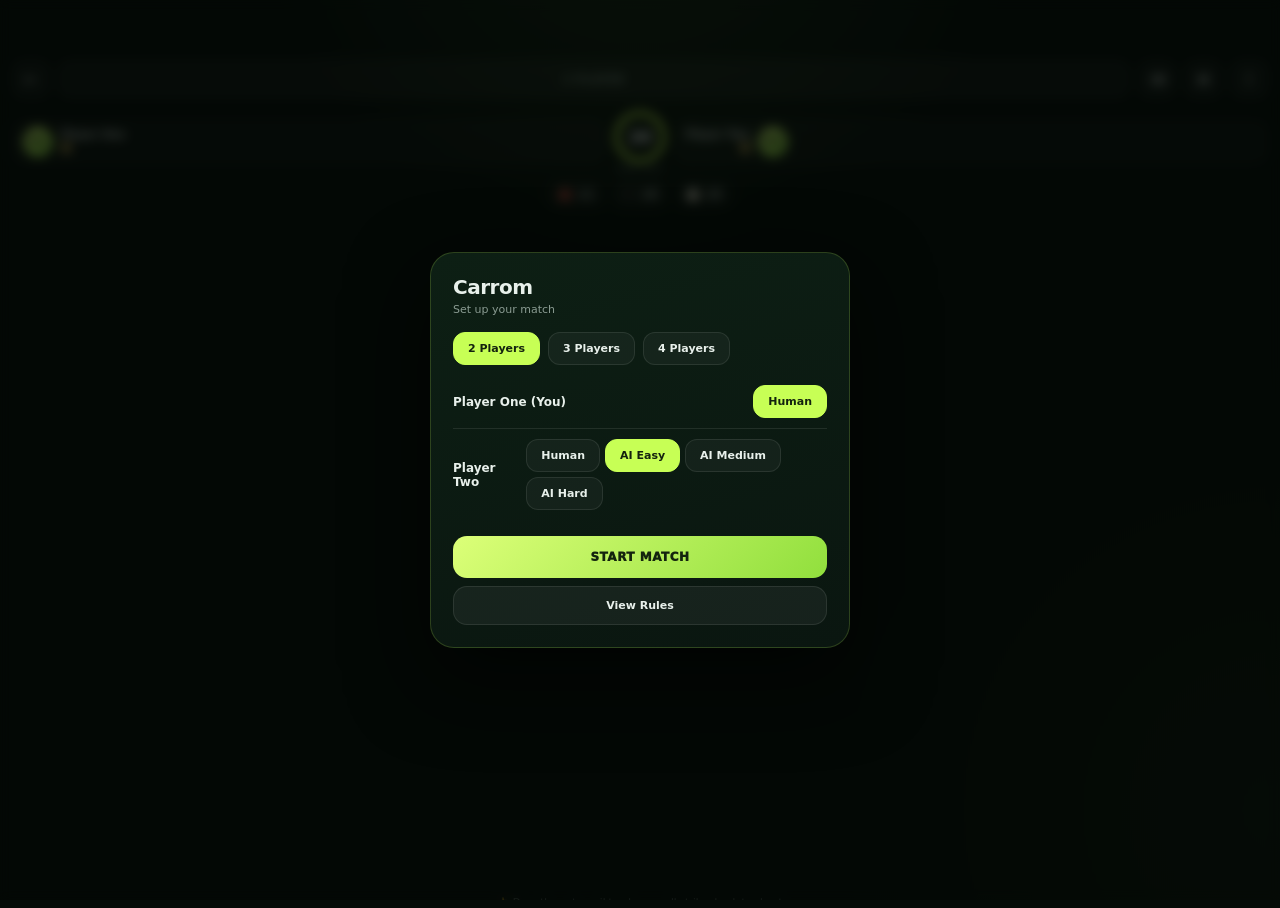
<file: carrom.html>
<!doctype html>
<html lang="en">
<head>
<meta charset="UTF-8">
<meta name="viewport" content="width=device-width,initial-scale=1,maximum-scale=1,user-scalable=no,viewport-fit=cover">
<meta name="theme-color" content="#050b08">
<meta name="apple-mobile-web-app-capable" content="yes">
<meta name="apple-mobile-web-app-status-bar-style" content="black-translucent">
<title>Carrom — MAXGAME</title>
<style>
:root{
  --bg:#050b08; --panel:#0b1812; --panel2:#0e2118;
  --green:#c7ff55; --green2:#8ee33d;
  --gold:#ffd86a; --white:#f6faf7; --text:#e8f0eb;
  --muted:#8b9c93; --muted2:#64756d;
  --line:rgba(255,255,255,.09); --line2:rgba(199,255,85,.18);
  --radius:20px;
}
*{box-sizing:border-box;margin:0;padding:0;-webkit-tap-highlight-color:transparent;user-select:none;}
html,body{height:100%;overflow:hidden;overscroll-behavior:none;}
body{
  color:var(--text);
  background:
    radial-gradient(circle at 50% -15%, rgba(99,174,75,.20), transparent 32%),
    radial-gradient(circle at 100% 90%, rgba(110,157,54,.08), transparent 30%),
    var(--bg);
  font-family:Inter,ui-sans-serif,system-ui,-apple-system,"Segoe UI",sans-serif;
  display:flex; flex-direction:column; height:100dvh;
  padding-bottom:calc(10px + env(safe-area-inset-bottom));
}
button{font:inherit;cursor:pointer;border:0;background:none;color:inherit;}
button:active{transform:scale(.96);}
.hidden{display:none!important;}
svg{display:block;}

/* ===== TOP BAR ===== */
.topbar{ display:flex; align-items:center; gap:8px; padding:10px 12px; flex:0 0 auto; }
.icon-btn{
  width:38px;height:38px;border-radius:12px;
  display:grid;place-items:center;
  background:rgba(255,255,255,.05);border:1px solid var(--line);
  color:var(--text);
}
.mode-pill{
  flex:1; height:38px; display:flex; align-items:center; justify-content:center;
  gap:6px; border-radius:12px; background:rgba(255,255,255,.05);
  border:1px solid var(--line); font-size:11px; font-weight:800;
  letter-spacing:.5px; color:var(--muted);
}

/* ===== PLAYER ROW ===== */
.prow{ display:flex; align-items:center; justify-content:space-between; gap:8px; padding:2px 12px; flex:0 0 auto;}
.pcard{
  flex:1; display:flex; align-items:center; gap:8px;
  padding:6px 10px; border-radius:14px; border:1px solid var(--line);
  background:rgba(255,255,255,.03); min-width:0;
  transition:.25s ease;
}
.pcard.active{
  border-color:var(--line2); background:rgba(199,255,85,.08);
  box-shadow:0 0 0 1px rgba(199,255,85,.15), 0 0 18px rgba(199,255,85,.10);
}
@keyframes thinkPulse{
  0%,100%{ box-shadow:0 0 0 0 rgba(126,168,255,.55); }
  50%{ box-shadow:0 0 0 9px rgba(126,168,255,0); }
}
.pcard.thinking .av{ animation:thinkPulse 1s ease-in-out infinite; }
.pcard .av{
  width:30px;height:30px;border-radius:50%;flex:0 0 auto;
  display:grid;place-items:center;font-size:12px;font-weight:900;
  background:linear-gradient(145deg,#dfff7e,#86da3b); color:#15250f;
}
.pcard.ai .av{background:linear-gradient(145deg,#7ea8ff,#3f66c9);color:#0c1530;}
.pcard .meta{min-width:0;}
.pcard .name{font-size:10px;font-weight:900;letter-spacing:.3px;white-space:nowrap;overflow:hidden;text-overflow:ellipsis;}
.pcard .score{font-size:14px;font-weight:950;color:var(--gold);}
.timerwrap{ flex:0 0 auto; display:flex; flex-direction:column; align-items:center; gap:2px;}
.timerring{width:54px;height:54px;position:relative;}
.timerring svg{width:100%;height:100%;transform:rotate(-90deg);}
.timerring .bg{fill:none;stroke:rgba(255,255,255,.08);stroke-width:5;}
.timerring .fg{fill:none;stroke:var(--green);stroke-width:5;stroke-linecap:round;transition:stroke-dashoffset .2s linear;}
.timerring .num{position:absolute;inset:0;display:grid;place-items:center;font-size:16px;font-weight:950;}
.timerlbl{font-size:7px;font-weight:900;letter-spacing:1px;color:var(--muted2);}

/* score pills */
.pillrow{display:flex;justify-content:center;align-items:center;gap:8px;padding:6px 12px;flex:0 0 auto;}
.pill{display:flex;align-items:center;gap:5px;padding:5px 10px;border-radius:999px;background:rgba(255,255,255,.04);border:1px solid var(--line);font-size:11px;font-weight:900;}
.dot{width:12px;height:12px;border-radius:50%;flex:0 0 auto;}
.dot.q{background:radial-gradient(circle at 30% 30%,#e9695c,#a52318);}
.dot.b{background:radial-gradient(circle at 30% 30%,#3a3a3a,#0a0a0a);}
.dot.w{background:radial-gradient(circle at 30% 30%,#fffdf6,#cfc2a3);}

/* power bar */
.powerwrap{
  position:absolute; left:50%; top:8px; transform:translateX(-50%);
  display:flex; align-items:center; gap:6px; padding:5px 10px;
  border-radius:999px; background:rgba(5,12,8,.75); border:1px solid var(--line2);
  font-size:8px; font-weight:900; letter-spacing:1px; color:var(--gold);
  opacity:0; transition:opacity .15s ease; pointer-events:none; z-index:5;
}
.powerwrap.show{opacity:1;}
.powerbar{width:70px;height:6px;border-radius:4px;background:rgba(255,255,255,.12);overflow:hidden;}
.powerbar i{display:block;height:100%;width:0%;background:linear-gradient(90deg,var(--green2),var(--gold));border-radius:4px;}

/* ===== BOARD ===== */
.boardarea{flex:1 1 auto; display:flex; align-items:center; justify-content:center; min-height:0; position:relative; padding:2px 8px;}
.boardwrap{position:relative; width:min(96vw, 82vh, 660px); aspect-ratio:1/1;}
canvas{width:100%;height:100%;display:block;touch-action:none;}
.hint{
  position:absolute; left:50%; bottom:-26px; transform:translateX(-50%);
  font-size:10px; color:var(--muted); text-align:center; white-space:nowrap;
}

/* ===== BOTTOM PLAYERS (3/4p) ===== */
.prow2{display:flex; align-items:center; justify-content:space-between; gap:8px; padding:2px 12px; flex:0 0 auto;}

/* ===== BOTTOM NAV ===== */

/* ===== MODALS ===== */
.overlay{
  position:fixed; inset:0; background:rgba(3,8,5,.72); backdrop-filter:blur(6px);
  display:flex; align-items:center; justify-content:center; z-index:100; padding:20px;
}
.modal{
  width:min(420px,100%); max-height:85vh; overflow-y:auto;
  background:linear-gradient(165deg,#0d1f14,#0a1610);
  border:1px solid var(--line2); border-radius:24px; padding:22px;
  box-shadow:0 30px 80px rgba(0,0,0,.55);
}
.modal h2{font-size:20px;margin-bottom:4px;letter-spacing:-.5px;}
.modal .sub{font-size:11px;color:var(--muted);margin-bottom:16px;}
.modal .row{display:flex;gap:8px;margin-bottom:10px;flex-wrap:wrap;}
.chip{
  padding:9px 14px;border-radius:12px;border:1px solid var(--line);
  background:rgba(255,255,255,.04); font-size:11px; font-weight:800;
}
.chip.on{background:var(--green);color:#13220e;border-color:var(--green);}
.slotrow{display:flex;align-items:center;justify-content:space-between;gap:8px;padding:10px 0;border-top:1px solid var(--line);}
.slotrow:first-of-type{border-top:0;}
.slotrow .lbl{font-size:12px;font-weight:800;}
.slotsel{display:flex;gap:5px;flex-wrap:wrap;}
.bigbtn{
  width:100%; margin-top:16px; padding:14px; border-radius:14px; font-size:12px;
  font-weight:950; letter-spacing:.5px; text-align:center;
  background:linear-gradient(135deg,#dcff78,#91df3d); color:#14240e;
}
.ghostbtn{
  width:100%; margin-top:8px; padding:12px; border-radius:14px; font-size:11px;
  font-weight:900; text-align:center; background:rgba(255,255,255,.05); border:1px solid var(--line);
}
.twobtn{display:flex;gap:10px;margin-top:16px;}
.twobtn button{flex:1;padding:13px;border-radius:14px;font-size:11px;font-weight:900;}
.twobtn .cancel{background:rgba(255,255,255,.05);border:1px solid var(--line);}
.twobtn .danger{background:linear-gradient(135deg,#ff8a6a,#e0492c);color:#2a0d05;}
.rules p{font-size:12px;line-height:1.7;color:#c3d2c9;margin-bottom:8px;}
.rules b{color:var(--green);}
.winner-name{font-size:26px;font-weight:950;color:var(--gold);margin:10px 0 2px;}
.winner-score{font-size:12px;color:var(--muted);margin-bottom:6px;}
.toggle-row{display:flex;align-items:center;justify-content:space-between;padding:10px 0;border-top:1px solid var(--line);}
.toggle-row:first-child{border-top:0;}
.switch{width:42px;height:24px;border-radius:999px;background:rgba(255,255,255,.1);position:relative;border:1px solid var(--line);}
.switch.on{background:var(--green2);}
.switch i{position:absolute;top:2px;left:2px;width:18px;height:18px;border-radius:50%;background:#fff;transition:.2s;display:block;}
.switch.on i{left:20px;}
.toast{
  position:fixed;left:50%;bottom:90px;transform:translate(-50%,20px);
  padding:11px 16px;border-radius:12px;background:#102119;border:1px solid var(--line);
  font-size:11px;opacity:0;pointer-events:none;transition:.25s ease;z-index:200;
}
.toast.show{opacity:1;transform:translate(-50%,0);}
</style>
</head>
<body>

<!-- Reserved space for an ad banner (kept empty on purpose) -->
<div id="adSlotTop" style="height:50px;flex:0 0 auto;"></div>

<!-- TOP BAR -->
<div class="topbar">
  <button class="icon-btn" id="backBtn" aria-label="Back">←</button>
  <div class="mode-pill" id="modePill">2 PLAYER</div>
  <button class="icon-btn" id="soundBtn" aria-label="Sound"></button>
  <button class="icon-btn" id="pauseBtn" aria-label="Pause"></button>
  <button class="icon-btn" id="menuBtn" aria-label="Menu"></button>
</div>

<!-- TOP PLAYERS -->
<div class="prow">
  <div class="pcard" id="pcard0">
    <div class="av" id="av0">P1</div>
    <div class="meta"><div class="name" id="name0">Player One</div><div class="score" id="score0">0</div></div>
  </div>
  <div class="timerwrap">
    <div class="timerring">
      <svg viewBox="0 0 60 60"><circle class="bg" cx="30" cy="30" r="26"></circle><circle class="fg" id="timerFg" cx="30" cy="30" r="26" stroke-dasharray="163" stroke-dashoffset="0"></circle></svg>
      <div class="num" id="timerNum">20</div>
    </div>
    <div class="timerlbl">TIME LEFT</div>
  </div>
  <div class="pcard" id="pcard1">
    <div class="meta" style="text-align:right;"><div class="name" id="name1">Player Two</div><div class="score" id="score1">0</div></div>
    <div class="av" id="av1">P2</div>
  </div>
</div>

<!-- SCORE PILLS -->
<div class="pillrow">
  <div class="pill"><span class="dot q"></span><span id="qCount">×1</span></div>
  <div class="pill"><span class="dot b"></span><span id="bCount">×9</span></div>
  <div class="pill"><span class="dot w"></span><span id="wCount">×9</span></div>
</div>

<!-- BOARD -->
<div class="boardarea">
  <div class="boardwrap" id="boardWrap">
    <div class="powerwrap" id="powerWrap">POWER<div class="powerbar"><i id="powerBar"></i></div></div>
    <canvas id="board"></canvas>
    <div class="hint">👆 Drag the outer rail to place · pull striker back to shoot</div>
  </div>
</div>

<!-- BOTTOM PLAYERS (3/4p) -->
<div class="prow2 hidden" id="prow2">
  <div class="pcard" id="pcard2"><div class="av" id="av2">P3</div><div class="meta"><div class="name" id="name2">Player Three</div><div class="score" id="score2">0</div></div></div>
  <div class="pcard hidden" id="pcard3"><div class="meta" style="text-align:right;"><div class="name" id="name3">Player Four</div><div class="score" id="score3">0</div></div><div class="av" id="av3">P4</div></div>
</div>

<!-- SETUP MODAL -->
<div class="overlay" id="setupOverlay">
  <div class="modal">
    <h2>Carrom</h2>
    <div class="sub">Set up your match</div>
    <div class="row" id="countRow">
      <button class="chip on" data-count="2">2 Players</button>
      <button class="chip" data-count="3">3 Players</button>
      <button class="chip" data-count="4">4 Players</button>
    </div>
    <div id="slotsContainer"></div>
    <button class="bigbtn" id="startBtn">START MATCH</button>
    <button class="ghostbtn" id="setupRulesBtn">View Rules</button>
  </div>
</div>

<!-- MENU MODAL -->
<div class="overlay hidden" id="menuOverlay">
  <div class="modal">
    <h2>Menu</h2>
    <div class="sub">Game options</div>
    <button class="ghostbtn" id="menuRules">📖 Rules</button>
    <button class="ghostbtn" id="menuUndo">↩ Undo Last Shot</button>
    <button class="ghostbtn" id="menuRestart">↻ Restart Game</button>
    <button class="ghostbtn" id="menuExit">← Exit to MAXGAME</button>
    <div class="toggle-row" style="margin-top:10px;">
      <span style="font-size:12px;font-weight:800;">Sound Effects</span>
      <div class="switch on" id="soundSwitch"><i></i></div>
    </div>
    <div class="toggle-row">
      <span style="font-size:12px;font-weight:800;">Music</span>
      <div class="switch on" id="musicSwitch"><i></i></div>
    </div>
    <div class="toggle-row">
      <span style="font-size:12px;font-weight:800;">Aim trajectory</span>
      <div class="switch on" id="trajSwitch"><i></i></div>
    </div>
    <button class="ghostbtn" id="menuClose">Close</button>
  </div>
</div>

<!-- PAUSE MODAL -->
<div class="overlay hidden" id="pauseOverlay">
  <div class="modal">
    <h2>Paused</h2>
    <div class="sub">Game is paused</div>
    <button class="bigbtn" id="resumeBtn">RESUME</button>
    <button class="ghostbtn" id="pauseRestart">↻ Restart Game</button>
    <button class="ghostbtn" id="pauseExit">← Exit to MAXGAME</button>
  </div>
</div>

<!-- RULES MODAL -->
<div class="overlay hidden" id="rulesOverlay">
  <div class="modal">
    <h2>Rules</h2>
    <div class="sub">How to play Carrom</div>
    <div class="rules">
      <p><b>Scoring</b> — Black = 10 pts · White = 20 pts · Queen = 50 pts. First to <b>180 points</b> wins — this applies the same way in 2, 3, or 4 player matches.</p>
      <p><b>Placing the striker</b> — Drag the rail track around the edge of the board (outside the wood frame) to slide your striker along your baseline.</p>
      <p><b>Shooting</b> — Press and pull back on the striker itself, aim using the arrow, then release to shoot. Longer pull = more power.</p>
      <p><b>Turns</b> — Each player has 20 seconds per turn. Turns rotate in order after every shot.</p>
      <p><b>Pockets</b> — Get a coin into any corner pocket to score its points.</p>
      <p><b>Extra turn</b> — Pocketing any coin earns you another shot right away. Miss, and the turn passes to the next player.</p>
      <p><b>Queen</b> — Worth 50, but it must be <b>covered</b>: pot a black or white coin on the very next shot after potting the Queen (same shot counts too). Fail to cover it and the Queen returns to the center.</p>
      <p><b>Foul</b> — If your striker itself falls into a pocket, that turn earns no points, you lose 10 points, and the striker returns to your baseline.</p>
      <p><b>AI</b> — Easy plays loose and reacts fast. Medium is measured and reasonably accurate. Hard takes its time and aims precisely, even on long shots.</p>
    </div>
    <button class="bigbtn" id="rulesClose">Got it</button>
  </div>
</div>

<!-- RESTART CONFIRM -->
<div class="overlay hidden" id="restartOverlay">
  <div class="modal">
    <h2>Restart Game?</h2>
    <div class="sub">Your current match will be lost.</div>
    <div class="twobtn">
      <button class="cancel" id="restartCancel">CANCEL</button>
      <button class="danger" id="restartConfirm">RESTART</button>
    </div>
  </div>
</div>

<!-- EXIT CONFIRM -->
<div class="overlay hidden" id="exitOverlay">
  <div class="modal">
    <h2>Exit Game?</h2>
    <div class="sub">Your current progress will be lost.</div>
    <div class="twobtn">
      <button class="cancel" id="exitCancel">CANCEL</button>
      <button class="danger" id="exitConfirm">EXIT</button>
    </div>
  </div>
</div>

<!-- WINNER MODAL -->
<div class="overlay hidden" id="winOverlay">
  <div class="modal" style="text-align:center;">
    <div style="font-size:11px;font-weight:900;letter-spacing:2px;color:var(--green);">🏆 WINNER</div>
    <div class="winner-name" id="winnerName">Player One</div>
    <div class="winner-score" id="winnerScore">180 points</div>
    <button class="bigbtn" id="winRestart">PLAY AGAIN</button>
    <button class="ghostbtn" id="winExit">← Exit to MAXGAME</button>
  </div>
</div>

<div class="toast" id="toast"></div>

<script>
"use strict";

/* =====================================================
   CONFIG
===================================================== */
const BOARD = 800;

// wooden frame occupies this inset area; the band OUTSIDE it
// (0..FRAME_MIN and FRAME_MAX..BOARD) is reserved for the rail track
const FRAME_MIN = 60, FRAME_MAX = 740;

// playable physics surface, inset within the frame
const FIELD_MIN = 130, FIELD_MAX = 670;

const R_COIN = 15, R_STRIKER = 19;
const CENTER = { x: 400, y: 400 };
const POCKETS = [
  { x: 168, y: 168 }, { x: 632, y: 168 },
  { x: 168, y: 632 }, { x: 632, y: 632 }
];
const POCKET_VIS_R = 27, POCKET_CAPTURE_R = 30;

const MAX_PULL = 150, MIN_PULL = 10;
const MAX_SPEED = 950;
const FRICTION_DECEL = 700;
const REST_WALL = 0.66, REST_COIN = 0.82;
const EPS_STOP = 5;
const PHYSICS_SUBSTEPS = 3;
const TURN_SECONDS = 20;
const CAPTURE_DURATION = 0.16;
const WIN_SCORE = 180;
const FOUL_PENALTY = 10;
const QUEEN_VALUE = 50;

const BASELINES = {
  bottom: { axis: "x", fixed: 630, min: 300, max: 500, get:(v)=>({x:v,y:630}) },
  top:    { axis: "x", fixed: 170, min: 300, max: 500, get:(v)=>({x:v,y:170}) },
  left:   { axis: "y", fixed: 170, min: 300, max: 500, get:(v)=>({x:170,y:v}) },
  right:  { axis: "y", fixed: 630, min: 300, max: 500, get:(v)=>({x:630,y:v}) }
};
// where the OUTER rail track is drawn, outside the wooden frame
const RAIL_FIXED = { bottom: 770, top: 30, left: 30, right: 770 };
const RAIL_HALF_THICK = 15;

const SIDES_BY_COUNT = {
  2: ["bottom", "top"],
  3: ["bottom", "right", "top"],
  4: ["bottom", "right", "top", "left"]
};

// posNoise is a FIXED lateral miss distance (board units) applied at the
// target, not an angle — so long shots don't get proportionally worse
// than short ones the way angular error does. thinkMs/aimMs set the pace.
const DIFF_PARAMS = {
  easy:   { posNoise: 46, powerNoise: 0.22, placeMode:"random", placeNoise:0,  thinkMs:220, aimMs:380 },
  medium: { posNoise: 17, powerNoise: 0.10, placeMode:"aimed",  placeNoise:40, thinkMs:380, aimMs:550 },
  hard:   { posNoise: 5,  powerNoise: 0.04, placeMode:"aimed",  placeNoise:8,  thinkMs:550, aimMs:750 }
};
// The old version guessed power from distance alone, disconnected from the
// engine's real friction/speed constants — so it routinely fell short and
// the striker died out before ever reaching the coin. This version works
// backwards from actual physics: v_initial^2 = v_final^2 + 2*a*d, solved so
// the striker still has MIN_IMPACT_SPEED left when it arrives at the target,
// guaranteeing a real hit at any distance instead of a guess.
const MIN_IMPACT_SPEED = 380;
function calcAIPower(dist, noise){
  const neededSpeed = Math.sqrt(MIN_IMPACT_SPEED*MIN_IMPACT_SPEED + 2*FRICTION_DECEL*dist);
  const base = clamp(neededSpeed / MAX_SPEED, 0.4, 1.0);
  const p = base + (Math.random()-0.5)*2*noise;
  return clamp(p, 0.4, 1.0);
}

/* =====================================================
   ICONS (SVG, not emoji — avoids the system emoji-font look)
===================================================== */
const ICON_SOUND_ON = '<svg viewBox="0 0 24 24" width="17" height="17" fill="none" stroke="currentColor" stroke-width="2" stroke-linecap="round" stroke-linejoin="round"><path d="M4 9v6h4l5 4V5L8 9H4z"/><path d="M16.5 8.5a5 5 0 0 1 0 7"/><path d="M19.3 5.7a9 9 0 0 1 0 12.6"/></svg>';
const ICON_SOUND_OFF = '<svg viewBox="0 0 24 24" width="17" height="17" fill="none" stroke="currentColor" stroke-width="2" stroke-linecap="round" stroke-linejoin="round"><path d="M4 9v6h4l5 4V5L8 9H4z"/><line x1="16.5" y1="9" x2="22" y2="14.5"/><line x1="22" y1="9" x2="16.5" y2="14.5"/></svg>';
const ICON_PAUSE = '<svg viewBox="0 0 24 24" width="15" height="15" fill="currentColor"><rect x="5" y="4" width="4.5" height="16" rx="1.4"/><rect x="14.5" y="4" width="4.5" height="16" rx="1.4"/></svg>';
const ICON_MENU_DOTS = '<svg viewBox="0 0 24 24" width="16" height="16" fill="currentColor"><circle cx="12" cy="5" r="2.1"/><circle cx="12" cy="12" r="2.1"/><circle cx="12" cy="19" r="2.1"/></svg>';

/* =====================================================
   GAME STATE
===================================================== */
let gameState = {
  mode: "SETUP",
  playerCount: 2,
  currentPlayer: 0,
  timer: TURN_SECONDS,
  paused: false,
  gameOver: false,
  soundOn: true,
  musicOn: true,
  trajOn: true
};
let players = [];
let coins = [];
let striker = null;
let shotPoints = 0, shotFoul = false, shotTaken = false, queenPottedThisShot = false;
let queenState = "onboard"; // onboard | pendingCover | awarded
let queenPendingPlayer = null;
let input = { mode: null, pull: { x: 0, y: 0 } };
let aiTimeouts = [];
let lastSnapshot = null;

/* =====================================================
   CANVAS
===================================================== */
const canvas = document.getElementById("board");
const ctx = canvas.getContext("2d");
const boardWrap = document.getElementById("boardWrap");

function resizeCanvas() {
  const size = boardWrap.clientWidth;
  const dpr = window.devicePixelRatio || 1;
  canvas.width = size * dpr;
  canvas.height = size * dpr;
  canvas.style.width = size + "px";
  canvas.style.height = size + "px";
  const scale = (size / BOARD) * dpr;
  ctx.setTransform(scale, 0, 0, scale, 0, 0);
}
window.addEventListener("resize", resizeCanvas);
window.addEventListener("orientationchange", () => setTimeout(resizeCanvas, 100));

function toBoard(clientX, clientY) {
  const rect = canvas.getBoundingClientRect();
  const s = BOARD / rect.width;
  return { x: (clientX - rect.left) * s, y: (clientY - rect.top) * s };
}

/* =====================================================
   UTIL
===================================================== */
function len(v){ return Math.hypot(v.x, v.y); }
function norm(v){ const l=len(v)||1; return {x:v.x/l, y:v.y/l}; }
function clamp(v,a,b){ return Math.max(a, Math.min(b, v)); }
function toast(msg){
  const t = document.getElementById("toast");
  t.textContent = msg; t.classList.add("show");
  clearTimeout(toast._t);
  toast._t = setTimeout(()=>t.classList.remove("show"), 1700);
}
let sharedAudioCtx = null;
function getAudioCtx(){
  if(!sharedAudioCtx){ sharedAudioCtx = new (window.AudioContext||window.webkitAudioContext)(); }
  return sharedAudioCtx;
}
function beep(freq, dur, type){
  if(!gameState.soundOn) return;
  try{
    const actx = getAudioCtx();
    const o = actx.createOscillator(), g = actx.createGain();
    o.type = type||"sine"; o.frequency.value = freq;
    g.gain.value = 0.06;
    o.connect(g); g.connect(actx.destination);
    o.start();
    g.gain.exponentialRampToValueAtTime(0.001, actx.currentTime + dur);
    o.stop(actx.currentTime + dur);
  }catch(e){}
}
// a slightly richer "thwack" for the striker shot, scaled with power
function shootSound(power){
  beep(130 + power*70, 0.1, "triangle");
  beep(55, 0.07, "square");
}

/* ---- Generated ambient background music (no audio file needed) ---- */
let musicNodes = null, musicTimer = null;
function startMusic(){
  if(!gameState.musicOn || musicNodes) return;
  try{
    const actx = getAudioCtx();
    const master = actx.createGain();
    master.gain.value = 0.05;
    master.connect(actx.destination);

    const pad = actx.createOscillator();
    pad.type = "sine"; pad.frequency.value = 98;
    const padGain = actx.createGain(); padGain.gain.value = 0.4;
    pad.connect(padGain); padGain.connect(master);
    pad.start();

    const pad2 = actx.createOscillator();
    pad2.type = "sine"; pad2.frequency.value = 147;
    const pad2Gain = actx.createGain(); pad2Gain.gain.value = 0.22;
    pad2.connect(pad2Gain); pad2Gain.connect(master);
    pad2.start();

    musicNodes = { master, pad, pad2 };

    const scale = [261.6,293.7,329.6,392.0,440.0];
    const pluck = ()=>{
      if(!musicNodes || !gameState.musicOn) return;
      const f = scale[Math.floor(Math.random()*scale.length)];
      const o = actx.createOscillator(), g = actx.createGain();
      o.type="sine"; o.frequency.value=f;
      g.gain.value=0.0001;
      o.connect(g); g.connect(master);
      const t = actx.currentTime;
      g.gain.exponentialRampToValueAtTime(0.09, t+0.05);
      g.gain.exponentialRampToValueAtTime(0.0001, t+1.4);
      o.start(t); o.stop(t+1.5);
      musicTimer = setTimeout(pluck, 1800+Math.random()*1600);
    };
    musicTimer = setTimeout(pluck, 900);
  }catch(e){}
}
function stopMusic(){
  clearTimeout(musicTimer); musicTimer=null;
  if(musicNodes){
    try{ musicNodes.pad.stop(); musicNodes.pad2.stop(); musicNodes.master.disconnect(); }catch(e){}
    musicNodes = null;
  }
}
function setMusicOn(on){
  gameState.musicOn = on;
  if(on) startMusic(); else stopMusic();
}

/* =====================================================
   COIN SYSTEM
===================================================== */
function createCoins(){
  const list = [];
  list.push({ id:"queen", color:"queen", value:50, x:CENTER.x, y:CENTER.y, r:R_COIN, vx:0, vy:0, active:true, capturing:false, pocketed:false });

  const ring1 = 6, r1 = 33;
  for(let i=0;i<ring1;i++){
    const ang = (Math.PI*2/ring1)*i - Math.PI/2;
    const color = i%2===0 ? "black" : "white";
    list.push({ id:"c1_"+i, color, value: color==="black"?10:20, x:CENTER.x+Math.cos(ang)*r1, y:CENTER.y+Math.sin(ang)*r1, r:R_COIN, vx:0, vy:0, active:true, capturing:false, pocketed:false });
  }
  const ring2 = 12, r2 = 64;
  for(let i=0;i<ring2;i++){
    const ang = (Math.PI*2/ring2)*i - Math.PI/2 + (Math.PI/ring2);
    const color = i%2===0 ? "white" : "black";
    list.push({ id:"c2_"+i, color, value: color==="black"?10:20, x:CENTER.x+Math.cos(ang)*r2, y:CENTER.y+Math.sin(ang)*r2, r:R_COIN, vx:0, vy:0, active:true, capturing:false, pocketed:false });
  }
  return list;
}

function remainingCounts(){
  let q=0,b=0,w=0;
  coins.forEach(c=>{ if(c.active && !c.pocketed){ if(c.color==="queen") q++; else if(c.color==="black") b++; else w++; } });
  return {q,b,w};
}

/* =====================================================
   STRIKER SYSTEM
===================================================== */
function defaultStrikerPos(side){
  const bl = BASELINES[side];
  const mid = (bl.min+bl.max)/2;
  return bl.get(mid);
}
function placeStrikerAt(side, value){
  const bl = BASELINES[side];
  const v = clamp(value, bl.min, bl.max);
  const p = bl.get(v);
  striker.x = p.x; striker.y = p.y;
}
function resetStriker(){
  const side = players[gameState.currentPlayer].side;
  const p = defaultStrikerPos(side);
  striker = { x:p.x, y:p.y, r:R_STRIKER, vx:0, vy:0, active:true, capturing:false, pocketed:false, color:"striker" };
}

/* =====================================================
   PLAYER SYSTEM
===================================================== */
function isHumanTurn(){
  return !players[gameState.currentPlayer].isAI;
}
function buildPlayers(count, config){
  const sides = SIDES_BY_COUNT[count];
  const names = ["Player One","Player Two","Player Three","Player Four"];
  const arr = [];
  for(let i=0;i<count;i++){
    const cfg = config[i] || { isAI:false, difficulty:"easy" };
    arr.push({
      id:i, name: cfg.isAI ? "AI · "+cap(cfg.difficulty) : names[i],
      isAI: cfg.isAI, difficulty: cfg.difficulty || "easy",
      side: sides[i], score:0
    });
  }
  return arr;
}
function cap(s){ return s.charAt(0).toUpperCase()+s.slice(1); }

/* =====================================================
   AI
===================================================== */
function nearestPocket(pos){
  let best=Infinity, bp=null;
  POCKETS.forEach(pk=>{ const d=Math.hypot(pos.x-pk.x,pos.y-pk.y); if(d<best){best=d;bp=pk;} });
  return { dist:best, pocket:bp };
}
// Choose which coin to target and the exact point on it the striker
// should aim at, based on difficulty. Hard mode calculates the real
// contact point needed to send the coin toward its nearest pocket.
function pickAIShot(diff, activeCoins){
  if(!activeCoins.length) return null;
  const candidates = activeCoins.map(c=>{
    const np = nearestPocket(c);
    return { coin:c, pocket:np.pocket, dist:np.dist };
  });
  let target;
  if(diff==="easy"){
    target = candidates[Math.floor(Math.random()*candidates.length)];
  } else if(diff==="medium"){
    candidates.sort((a,b)=>a.dist-b.dist);
    const poolSize = Math.max(2, Math.ceil(candidates.length*0.5));
    const pool = candidates.slice(0, poolSize);
    target = pool[Math.floor(Math.random()*pool.length)];
  } else {
    candidates.sort((a,b)=>(-a.dist + a.coin.value*0.4) < (-b.dist + b.coin.value*0.4) ? 1 : -1);
    target = candidates[0];
  }
  const dirToPocket = norm({ x: target.pocket.x-target.coin.x, y: target.pocket.y-target.coin.y });
  const contactR = R_COIN + R_STRIKER + 2;
  const aimPoint = diff==="easy"
    ? { x: target.coin.x, y: target.coin.y }
    : { x: target.coin.x - dirToPocket.x*contactR, y: target.coin.y - dirToPocket.y*contactR };
  return { coin: target.coin, aimPoint };
}

function scheduleAITurn(){
  clearAITimeouts();
  const p = players[gameState.currentPlayer];
  const params = DIFF_PARAMS[p.difficulty] || DIFF_PARAMS.easy;
  const bl = BASELINES[p.side];
  setThinkingIndicator(true);

  const t1 = setTimeout(()=>{
    if(gameState.mode!=="AI_THINKING" || gameState.paused) return;
    setThinkingIndicator(false);
    try{
      const active = coins.filter(c=>c.active && !c.pocketed && !c.capturing);
      const shot = pickAIShot(p.difficulty, active);
      const aimPoint = shot ? shot.aimPoint : CENTER;

      let placeVal;
      if(params.placeMode==="random" || !shot){
        placeVal = bl.min + Math.random()*(bl.max-bl.min);
      } else {
        const proj = bl.axis==="x" ? aimPoint.x : aimPoint.y;
        placeVal = clamp(proj + (Math.random()-0.5)*2*params.placeNoise, bl.min, bl.max);
      }
      placeStrikerAt(p.side, placeVal);

      // apply a FIXED lateral jitter at the target point (board units),
      // not an angle — so long shots don't miss proportionally more
      // than short ones the way angular error would
      const rawDx = aimPoint.x-striker.x, rawDy = aimPoint.y-striker.y;
      const rawDist = Math.hypot(rawDx,rawDy) || 1;
      const dirUnit = { x: rawDx/rawDist, y: rawDy/rawDist };
      const perp = { x: -dirUnit.y, y: dirUnit.x };
      const jitter = (Math.random()-0.5)*2*params.posNoise;
      const jittered = { x: aimPoint.x + perp.x*jitter, y: aimPoint.y + perp.y*jitter };

      const dx = jittered.x-striker.x, dy = jittered.y-striker.y;
      const dist = Math.hypot(dx,dy);
      const ang = Math.atan2(dy,dx);
      const power = calcAIPower(dist, params.powerNoise);
      input.pull = { x: -Math.cos(ang)*MAX_PULL*power, y: -Math.sin(ang)*MAX_PULL*power };
      input.mode = "aim-preview";
    }catch(e){
      input.pull = { x:0, y:-MAX_PULL*0.6 }; input.mode="aim-preview";
    }

    const t2 = setTimeout(()=>{
      if(gameState.mode!=="AI_THINKING" || gameState.paused) return;
      const pull = input.pull;
      input.mode = null;
      doShoot(pull);
    }, params.aimMs);
    aiTimeouts.push(t2);
  }, params.thinkMs);
  aiTimeouts.push(t1);
}
function clearAITimeouts(){ aiTimeouts.forEach(clearTimeout); aiTimeouts=[]; }

/* =====================================================
   TIMER
===================================================== */
function resetTimer(){ gameState.timer = TURN_SECONDS; updateTimerUI(); }
function updateTimerUI(){
  const fg = document.getElementById("timerFg");
  const num = document.getElementById("timerNum");
  const circumference = 163;
  const frac = clamp(gameState.timer/TURN_SECONDS,0,1);
  fg.setAttribute("stroke-dashoffset", (circumference*(1-frac)).toFixed(1));
  num.textContent = Math.ceil(gameState.timer);
  fg.style.stroke = frac<0.25 ? "#ff6a5a" : "";
}

/* =====================================================
   INPUT (POINTER)
===================================================== */
canvas.addEventListener("pointerdown", onPointerDown);
canvas.addEventListener("pointermove", onPointerMove);
canvas.addEventListener("pointerup", onPointerUp);
canvas.addEventListener("pointercancel", onPointerUp);

function currentBaseline(){ return BASELINES[players[gameState.currentPlayer].side]; }

function onRailHit(p, side){
  const railY = RAIL_FIXED[side];
  const bl = BASELINES[side];
  if(bl.axis==="x"){
    return Math.abs(p.y-railY) < (RAIL_HALF_THICK+18) && p.x > bl.min-35 && p.x < bl.max+35;
  } else {
    return Math.abs(p.x-railY) < (RAIL_HALF_THICK+18) && p.y > bl.min-35 && p.y < bl.max+35;
  }
}

function onPointerDown(e){
  if(gameState.mode!=="READY" || gameState.paused || !isHumanTurn()) return;
  const p = toBoard(e.clientX, e.clientY);
  const dStriker = Math.hypot(p.x-striker.x, p.y-striker.y);
  if(dStriker < R_STRIKER+14){
    input.mode = "aim";
    input.pull = {x:0,y:0};
    canvas.setPointerCapture(e.pointerId);
    return;
  }
  const side = players[gameState.currentPlayer].side;
  if(onRailHit(p, side)){
    input.mode = "place";
    canvas.setPointerCapture(e.pointerId);
    movePlaceStriker(p);
  }
}
function onPointerMove(e){
  if(!input.mode || gameState.paused) return;
  const p = toBoard(e.clientX, e.clientY);
  if(input.mode==="place"){ movePlaceStriker(p); }
  else if(input.mode==="aim"){
    let pull = { x: p.x-striker.x, y: p.y-striker.y };
    const l = len(pull);
    if(l>MAX_PULL){ pull.x = pull.x/l*MAX_PULL; pull.y = pull.y/l*MAX_PULL; }
    input.pull = pull;
    updatePowerUI(l);
  }
}
function onPointerUp(e){
  if(input.mode==="aim"){
    const pull = input.pull;
    input.mode = null;
    hidePowerUI();
    if(len(pull) > MIN_PULL){ doShoot(pull); }
  } else {
    input.mode = null;
  }
}
function movePlaceStriker(p){
  const bl = currentBaseline();
  const v = bl.axis==="x" ? clamp(p.x, bl.min, bl.max) : clamp(p.y, bl.min, bl.max);
  placeStrikerAt(players[gameState.currentPlayer].side, v);
}
function updatePowerUI(l){
  const wrap = document.getElementById("powerWrap");
  const bar = document.getElementById("powerBar");
  wrap.classList.add("show");
  bar.style.width = clamp(l/MAX_PULL*100,0,100)+"%";
}
function hidePowerUI(){ document.getElementById("powerWrap").classList.remove("show"); }

/* =====================================================
   SHOOTING
===================================================== */
function doShoot(pull){
  const l = clamp(len(pull), 0, MAX_PULL);
  if(l < 1){ return; }
  takeSnapshot();
  const dir = norm({x:-pull.x, y:-pull.y});
  const power = l/MAX_PULL;
  striker.vx = dir.x*power*MAX_SPEED;
  striker.vy = dir.y*power*MAX_SPEED;
  shotPoints = 0; shotFoul = false; shotTaken = true; queenPottedThisShot = false;
  gameState.mode = "PHYSICS_RUNNING";
  shootSound(power);
}

/* =====================================================
   PHYSICS
===================================================== */
function allBodies(){
  const arr = coins.filter(c=>c.active && !c.pocketed);
  if(striker.active && !striker.pocketed) arr.push(striker);
  return arr;
}
function updatePhysics(dt){
  const bodies = allBodies();

  bodies.forEach(b=>{
    if(b.capturing) return;
    b.x += b.vx*dt; b.y += b.vy*dt;
    const speed = Math.hypot(b.vx,b.vy);
    if(speed>0){
      const dec = FRICTION_DECEL*dt;
      const ns = Math.max(0, speed-dec);
      const f = ns/speed;
      b.vx*=f; b.vy*=f;
      if(ns<EPS_STOP){ b.vx=0; b.vy=0; }
    }
  });

  bodies.forEach(b=>{
    if(b.capturing) return;
    if(b.x-b.r < FIELD_MIN){ b.x=FIELD_MIN+b.r; b.vx=Math.abs(b.vx)*REST_WALL; }
    if(b.x+b.r > FIELD_MAX){ b.x=FIELD_MAX-b.r; b.vx=-Math.abs(b.vx)*REST_WALL; }
    if(b.y-b.r < FIELD_MIN){ b.y=FIELD_MIN+b.r; b.vy=Math.abs(b.vy)*REST_WALL; }
    if(b.y+b.r > FIELD_MAX){ b.y=FIELD_MAX-b.r; b.vy=-Math.abs(b.vy)*REST_WALL; }
  });

  for(let i=0;i<bodies.length;i++){
    for(let j=i+1;j<bodies.length;j++){
      const a=bodies[i], b=bodies[j];
      if(a.capturing||b.capturing) continue;
      const dx=b.x-a.x, dy=b.y-a.y;
      const dist=Math.hypot(dx,dy)||0.0001;
      const minD=a.r+b.r;
      if(dist<minD){
        const nx=dx/dist, ny=dy/dist;
        const overlap=(minD-dist)/2;
        a.x-=nx*overlap; a.y-=ny*overlap;
        b.x+=nx*overlap; b.y+=ny*overlap;
        const ma = a.color==="striker"?1.3:1, mb = b.color==="striker"?1.3:1;
        const rvx=b.vx-a.vx, rvy=b.vy-a.vy;
        const velAlong = rvx*nx+rvy*ny;
        if(velAlong<0){
          const jimp = -(1+REST_COIN)*velAlong / (1/ma+1/mb);
          const ix=jimp*nx, iy=jimp*ny;
          a.vx -= ix/ma; a.vy -= iy/ma;
          b.vx += ix/mb; b.vy += iy/mb;
          beep(340,0.05,"square");
        }
      }
    }
  }

  bodies.forEach(b=>{
    if(b.capturing || b.pocketed) return;
    for(const pk of POCKETS){
      const d = Math.hypot(b.x-pk.x, b.y-pk.y);
      if(d < POCKET_CAPTURE_R){
        b.capturing = true;
        b.captureStart = performance.now();
        b.captureFrom = { x:b.x, y:b.y };
        b.capturePocket = pk;
        b.vx=0; b.vy=0;
        beep(180,0.18,"sine");
        break;
      }
    }
  });

  bodies.forEach(b=>{
    if(!b.capturing) return;
    const t = (performance.now()-b.captureStart)/1000/CAPTURE_DURATION;
    if(t>=1){
      b.pocketed = true; b.active=false; b.capturing=false;
      if(b.color==="striker"){ shotFoul = true; }
      else if(b.color==="queen"){ queenPottedThisShot = true; }
      else { shotPoints += b.value; }
    } else {
      b.x = b.captureFrom.x + (b.capturePocket.x-b.captureFrom.x)*t;
      b.y = b.captureFrom.y + (b.capturePocket.y-b.captureFrom.y)*t;
    }
  });
}
function allStopped(){
  const bodies = allBodies();
  for(const b of bodies){
    if(b.capturing) return false;
    if(Math.hypot(b.vx,b.vy) > EPS_STOP) return false;
  }
  return true;
}

/* =====================================================
   UNDO (single level — snapshot taken right before each shot)
===================================================== */
function takeSnapshot(){
  lastSnapshot = {
    currentPlayer: gameState.currentPlayer,
    scores: players.map(p=>p.score),
    coins: coins.map(c=>({ x:c.x, y:c.y, active:c.active, pocketed:c.pocketed })),
    strikerPos: { x:striker.x, y:striker.y },
    queenState, queenPendingPlayer,
    timer: gameState.timer
  };
}
function restoreSnapshot(){
  if(!lastSnapshot) return false;
  const s = lastSnapshot;
  gameState.currentPlayer = s.currentPlayer;
  players.forEach((p,i)=>{ p.score = s.scores[i]; });
  coins.forEach((c,i)=>{
    const sc = s.coins[i];
    c.x=sc.x; c.y=sc.y; c.vx=0; c.vy=0;
    c.active=sc.active; c.pocketed=sc.pocketed; c.capturing=false;
  });
  resetStriker();
  striker.x = s.strikerPos.x; striker.y = s.strikerPos.y;
  queenState = s.queenState; queenPendingPlayer = s.queenPendingPlayer;
  gameState.timer = s.timer;
  shotPoints=0; shotFoul=false; queenPottedThisShot=false;
  updateTimerUI(); updateActivePlayerUI(); updateScoresUI(); updatePillsUI();

  const p = players[gameState.currentPlayer];
  setThinkingIndicator(false);
  gameState.mode = p.isAI ? "AI_THINKING" : "READY";
  if(p.isAI) scheduleAITurn();

  lastSnapshot = null;
  return true;
}

/* =====================================================
   TURN RESOLUTION
===================================================== */
function respawnQueen(){
  const q = coins.find(c=>c.id==="queen");
  if(q){ q.active=true; q.pocketed=false; q.capturing=false; q.x=CENTER.x; q.y=CENTER.y; q.vx=0; q.vy=0; }
}
function resolveTurnEnd(){
  const player = players[gameState.currentPlayer];
  let potted = false;
  // consume this flag immediately so a foul or timeout later can never
  // let it leak forward into an unrelated future turn
  const queenJustPotted = queenPottedThisShot;
  queenPottedThisShot = false;

  if(!shotFoul){
    player.score += shotPoints;
    if(shotPoints>0) potted = true;
    const plainPot = shotPoints>0 && !queenJustPotted && queenState!=="pendingCover";

    // resolve a queen that was left pending cover from the previous shot
    if(queenState==="pendingCover"){
      if(shotPoints>0){
        players[queenPendingPlayer].score += QUEEN_VALUE;
        toast("Queen covered! +50");
      } else {
        respawnQueen();
        toast("Queen not covered — back on the board");
      }
      queenState = "onboard";
      queenPendingPlayer = null;
    }

    // queen potted just now — either covered in the same stroke, or pending
    if(queenJustPotted){
      if(shotPoints>0){
        player.score += QUEEN_VALUE;
        toast("Queen covered! +50");
      } else {
        queenState = "pendingCover";
        queenPendingPlayer = gameState.currentPlayer;
        toast("Queen potted — cover it with a black or white next!");
      }
      potted = true;
    }
    if(plainPot && isHumanTurn()){ toast("Nice shot — go again!"); }
  } else {
    toast("Striker pocketed — turn forfeited");
    striker.pocketed = false;
    player.score = Math.max(0, player.score - FOUL_PENALTY);
    // a foul voids any queen gained this same stroke, and fails to cover
    // any queen that was already pending
    if(queenState==="pendingCover" || queenJustPotted){
      respawnQueen();
      queenState = "onboard";
      queenPendingPlayer = null;
      toast("Foul — Queen returned to the board");
    }
  }

  updateScoresUI();
  updatePillsUI();

  // board fully cleared -> highest score wins, regardless of player count.
  // if the queen is still pending cover with nothing left to cover it,
  // it counts for whoever pocketed it.
  const {q,b,w} = remainingCounts();
  if(q===0 && b===0 && w===0){
    if(queenState==="pendingCover"){
      players[queenPendingPlayer].score += QUEEN_VALUE;
      queenState = "awarded";
      updateScoresUI();
    }
    const winner = players.reduce((best,p)=> p.score>best.score ? p : best, players[0]);
    endGame(winner);
    return;
  }

  // first to 180 wins — identical for 2, 3 and 4 player matches
  if(player.score >= WIN_SCORE){
    endGame(player);
    return;
  }

  // real carrom rule: potting a coin earns another turn for the same player
  if(potted && !shotFoul){
    resetStriker();
    resetTimer();
    updateActivePlayerUI();
    const p = players[gameState.currentPlayer];
    if(p.isAI){
      gameState.mode = "AI_THINKING";
      scheduleAITurn();
    } else {
      gameState.mode = "READY";
    }
    return;
  }

  nextPlayer();
}
function nextPlayer(){
  gameState.currentPlayer = (gameState.currentPlayer+1) % gameState.playerCount;
  resetStriker();
  resetTimer();
  updateActivePlayerUI();
  const p = players[gameState.currentPlayer];
  if(p.isAI){
    gameState.mode = "AI_THINKING";
    scheduleAITurn();
  } else {
    gameState.mode = "READY";
  }
}
function forceEndTurn(){
  shotPoints=0; shotFoul=false; queenPottedThisShot=false;
  toast("Time's up!");
  if(queenState==="pendingCover"){
    respawnQueen();
    queenState = "onboard";
    queenPendingPlayer = null;
    updatePillsUI();
    toast("Time's up — Queen not covered, back on the board");
  }
  nextPlayer();
}
function endGame(winner){
  gameState.mode = "GAME_OVER";
  gameState.gameOver = true;
  document.getElementById("winnerName").textContent = winner.name;
  document.getElementById("winnerScore").textContent = winner.score + " points";
  document.getElementById("winOverlay").classList.remove("hidden");
  beep(520,0.3,"triangle");
}

/* =====================================================
   MENU / MODALS
===================================================== */
function show(id){ document.getElementById(id).classList.remove("hidden"); }
function hide(id){ document.getElementById(id).classList.add("hidden"); }

document.getElementById("menuBtn").onclick = ()=> show("menuOverlay");
document.getElementById("menuClose").onclick = ()=> hide("menuOverlay");
document.getElementById("setupRulesBtn").onclick = ()=> show("rulesOverlay");
document.getElementById("menuRules").onclick = ()=>{ hide("menuOverlay"); show("rulesOverlay"); };
document.getElementById("rulesClose").onclick = ()=> hide("rulesOverlay");

document.getElementById("menuRestart").onclick = ()=>{ hide("menuOverlay"); show("restartOverlay"); };
document.getElementById("restartCancel").onclick = ()=> hide("restartOverlay");
document.getElementById("restartConfirm").onclick = ()=>{ hide("restartOverlay"); restartGame(); };
document.getElementById("pauseRestart").onclick = ()=>{ hide("pauseOverlay"); show("restartOverlay"); };
document.getElementById("winRestart").onclick = ()=>{ hide("winOverlay"); restartGame(); };

document.getElementById("backBtn").onclick = ()=> show("exitOverlay");
document.getElementById("menuExit").onclick = ()=>{ hide("menuOverlay"); show("exitOverlay"); };
document.getElementById("pauseExit").onclick = ()=>{ hide("pauseOverlay"); show("exitOverlay"); };
document.getElementById("winExit").onclick = ()=> doExit();
document.getElementById("exitCancel").onclick = ()=> hide("exitOverlay");
document.getElementById("exitConfirm").onclick = ()=> doExit();
function doExit(){ window.location.href = "index.html"; }

document.getElementById("menuUndo").onclick = ()=>{
  hide("menuOverlay");
  if(gameState.paused || gameState.gameOver){ toast("Can't undo right now"); return; }
  if(gameState.mode!=="READY" && gameState.mode!=="AI_THINKING"){ toast("Wait for the shot to finish first"); return; }
  clearAITimeouts();
  if(restoreSnapshot()){ toast("Last shot undone"); }
  else { toast("Nothing to undo yet"); }
};

document.getElementById("pauseBtn").onclick = ()=>{
  if(gameState.gameOver) return;
  gameState.paused = true;
  show("pauseOverlay");
};
document.getElementById("resumeBtn").onclick = ()=>{
  gameState.paused = false;
  hide("pauseOverlay");
  // an AI turn interrupted mid-thought never resumes on its own — restart it
  if(gameState.mode==="AI_THINKING"){
    scheduleAITurn();
  }
};

document.getElementById("soundBtn").onclick = toggleSound;
document.getElementById("soundSwitch").onclick = toggleSound;
function toggleSound(){
  gameState.soundOn = !gameState.soundOn;
  document.getElementById("soundBtn").innerHTML = gameState.soundOn ? ICON_SOUND_ON : ICON_SOUND_OFF;
  document.getElementById("soundSwitch").classList.toggle("on", gameState.soundOn);
}
document.getElementById("musicSwitch").onclick = ()=>{
  setMusicOn(!gameState.musicOn);
  document.getElementById("musicSwitch").classList.toggle("on", gameState.musicOn);
};
document.getElementById("trajSwitch").onclick = ()=>{
  gameState.trajOn = !gameState.trajOn;
  document.getElementById("trajSwitch").classList.toggle("on", gameState.trajOn);
};
document.getElementById("soundBtn").innerHTML = ICON_SOUND_ON;
document.getElementById("pauseBtn").innerHTML = ICON_PAUSE;
document.getElementById("menuBtn").innerHTML = ICON_MENU_DOTS;

/* =====================================================
   SETUP MODAL
===================================================== */
let setupCount = 2;
let setupConfig = [ {isAI:false}, {isAI:true,difficulty:"easy"}, {isAI:true,difficulty:"easy"}, {isAI:true,difficulty:"easy"} ];

document.querySelectorAll("#countRow .chip").forEach(btn=>{
  btn.onclick = ()=>{
    document.querySelectorAll("#countRow .chip").forEach(b=>b.classList.remove("on"));
    btn.classList.add("on");
    setupCount = parseInt(btn.dataset.count,10);
    renderSlots();
  };
});

function renderSlots(){
  const c = document.getElementById("slotsContainer");
  c.innerHTML = "";
  const names = ["Player One","Player Two","Player Three","Player Four"];
  for(let i=0;i<setupCount;i++){
    const row = document.createElement("div");
    row.className = "slotrow";
    if(i===0){
      row.innerHTML = `<div class="lbl">${names[0]} (You)</div><div class="slotsel"><span class="chip on">Human</span></div>`;
      c.appendChild(row);
      continue;
    }
    const cfg = setupConfig[i];
    const diffs = ["easy","medium","hard"];
    row.innerHTML = `<div class="lbl">${names[i]}</div><div class="slotsel">
      <button class="chip ${!cfg.isAI?'on':''}" data-i="${i}" data-type="human">Human</button>
      ${diffs.map(d=>`<button class="chip ${cfg.isAI && cfg.difficulty===d?'on':''}" data-i="${i}" data-type="ai" data-diff="${d}">AI ${cap(d)}</button>`).join("")}
    </div>`;
    c.appendChild(row);
  }
  c.querySelectorAll("button[data-i]").forEach(b=>{
    b.onclick = ()=>{
      const i = parseInt(b.dataset.i,10);
      if(b.dataset.type==="human"){ setupConfig[i] = {isAI:false}; }
      else { setupConfig[i] = {isAI:true, difficulty:b.dataset.diff}; }
      renderSlots();
    };
  });
}
renderSlots();

document.getElementById("startBtn").onclick = ()=>{
  hide("setupOverlay");
  startGame(setupCount, setupConfig.slice(0,setupCount));
};

/* =====================================================
   GAME INIT / UI SYNC
===================================================== */
function startGame(count, config){
  gameState.playerCount = count;
  gameState.currentPlayer = 0;
  gameState.gameOver = false;
  gameState.paused = false;
  queenState = "onboard";
  queenPendingPlayer = null;
  shotPoints = 0; shotFoul = false; queenPottedThisShot = false;
  lastSnapshot = null;
  players = buildPlayers(count, config);
  coins = createCoins();
  resetStriker();
  resetTimer();
  startMusic();

  document.getElementById("modePill").textContent =
    count+" PLAYER" + (players.some(p=>p.isAI) ? " · AI" : "");

  setupUIForPlayers();
  updateActivePlayerUI();
  updateScoresUI();
  updatePillsUI();

  gameState.mode = players[0].isAI ? "AI_THINKING" : "READY";
  if(players[0].isAI) scheduleAITurn();

  if(!loopStarted){ loopStarted = true; requestAnimationFrame(loop); }
  resizeCanvas();
}
function restartGame(){
  clearAITimeouts();
  hide("winOverlay");
  const cfg = players.map(p=>({isAI:p.isAI, difficulty:p.difficulty}));
  startGame(gameState.playerCount, cfg);
}
function setupUIForPlayers(){
  const prow2 = document.getElementById("prow2");
  const pcard3 = document.getElementById("pcard3");
  prow2.classList.toggle("hidden", gameState.playerCount < 3);
  pcard3.classList.toggle("hidden", gameState.playerCount < 4);
  for(let i=0;i<4;i++){
    if(i<gameState.playerCount){
      const p = players[i];
      const card = document.getElementById("pcard"+i);
      document.getElementById("name"+i).textContent = p.name;
      document.getElementById("av"+i).textContent = p.isAI ? "AI" : "P"+(i+1);
      card.classList.toggle("ai", p.isAI);
    }
  }
}
function updateActivePlayerUI(){
  for(let i=0;i<4;i++){
    document.getElementById("pcard"+i).classList.toggle("active", i===gameState.currentPlayer);
  }
}
function setThinkingIndicator(on){
  for(let i=0;i<4;i++){
    document.getElementById("pcard"+i).classList.toggle("thinking", on && i===gameState.currentPlayer);
  }
}
function updateScoresUI(){
  players.forEach((p,i)=>{ document.getElementById("score"+i).textContent = p.score; });
}
function updatePillsUI(){
  const {q,b,w} = remainingCounts();
  document.getElementById("qCount").textContent = "×"+q;
  document.getElementById("bCount").textContent = "×"+b;
  document.getElementById("wCount").textContent = "×"+w;
}

/* =====================================================
   BOARD RENDERING
===================================================== */
function roundRect(x,y,w,h,r){
  ctx.beginPath();
  ctx.moveTo(x+r,y);
  ctx.arcTo(x+w,y,x+w,y+h,r);
  ctx.arcTo(x+w,y+h,x,y+h,r);
  ctx.arcTo(x,y+h,x,y,r);
  ctx.arcTo(x,y,x+w,y,r);
  ctx.closePath();
}
function drawBoard(){
  ctx.clearRect(0,0,BOARD,BOARD);

  // wooden frame — inset, leaving the outer band free for the rail
  roundRect(FRAME_MIN, FRAME_MIN, FRAME_MAX-FRAME_MIN, FRAME_MAX-FRAME_MIN, 30);
  const gradF = ctx.createLinearGradient(FRAME_MIN,FRAME_MIN,FRAME_MAX,FRAME_MAX);
  gradF.addColorStop(0,"#c78b45"); gradF.addColorStop(.5,"#8b5527"); gradF.addColorStop(1,"#4c2b16");
  ctx.fillStyle = gradF; ctx.fill();
  ctx.shadowColor="rgba(0,0,0,.45)"; ctx.shadowBlur=26; ctx.shadowOffsetY=14;
  ctx.fill();
  ctx.shadowColor="transparent"; ctx.shadowBlur=0; ctx.shadowOffsetY=0;

  roundRect(FRAME_MIN+12, FRAME_MIN+12, (FRAME_MAX-FRAME_MIN)-24, (FRAME_MAX-FRAME_MIN)-24, 22);
  ctx.strokeStyle = "rgba(255,255,255,.16)"; ctx.lineWidth=2; ctx.stroke();

  // play surface
  roundRect(FIELD_MIN-12, FIELD_MIN-12, (FIELD_MAX-FIELD_MIN)+24, (FIELD_MAX-FIELD_MIN)+24, 12);
  const gradP = ctx.createLinearGradient(FIELD_MIN,FIELD_MIN,FIELD_MAX,FIELD_MAX);
  gradP.addColorStop(0,"#e9c088"); gradP.addColorStop(1,"#d3a565");
  ctx.fillStyle = gradP; ctx.fill();
  ctx.strokeStyle="rgba(76,39,18,.5)"; ctx.lineWidth=2; ctx.stroke();

  drawMarkings();
  drawBaselineTracks();
  drawPockets();
  drawStrikerZone();
  drawOuterRail();
}
// permanent striker "home track" on every side of the board — always
// visible, not just the active player's, so the board looks complete
function drawBaselineTracks(){
  Object.keys(BASELINES).forEach(side=>{
    const bl = BASELINES[side];
    ctx.save();
    if(bl.axis==="x"){
      roundRect(bl.min, bl.fixed-9, bl.max-bl.min, 18, 9);
    } else {
      roundRect(bl.fixed-9, bl.min, 18, bl.max-bl.min, 9);
    }
    ctx.fillStyle = "rgba(76,39,18,.22)";
    ctx.fill();
    ctx.strokeStyle = "rgba(76,39,18,.55)"; ctx.lineWidth=1.5; ctx.stroke();
    const p1 = bl.get(bl.min), p2 = bl.get(bl.max);
    [p1,p2].forEach(p=>{ ctx.beginPath(); ctx.arc(p.x,p.y,4.5,0,Math.PI*2); ctx.fillStyle="#b23a2c"; ctx.fill(); });
    ctx.restore();
  });
}
function drawMarkings(){
  ctx.strokeStyle = "rgba(76,39,18,.55)"; ctx.lineWidth=2;
  ctx.beginPath(); ctx.arc(CENTER.x,CENTER.y,82,0,Math.PI*2); ctx.stroke();

  const off = 128;
  const corners = [[FIELD_MIN+off,FIELD_MIN+off],[FIELD_MAX-off,FIELD_MIN+off],[FIELD_MIN+off,FIELD_MAX-off],[FIELD_MAX-off,FIELD_MAX-off]];
  corners.forEach(([cx,cy])=>{
    ctx.beginPath(); ctx.moveTo(cx,cy);
    const ang = Math.atan2(CENTER.y-cy, CENTER.x-cx);
    ctx.lineTo(CENTER.x-Math.cos(ang)*82, CENTER.y-Math.sin(ang)*82);
    ctx.stroke();
  });
  POCKETS.forEach(pk=>{
    const ang = Math.atan2(CENTER.y-pk.y, CENTER.x-pk.x);
    const d1=50, d2=86;
    const p1={x:pk.x+Math.cos(ang)*d1,y:pk.y+Math.sin(ang)*d1};
    const p2={x:pk.x+Math.cos(ang)*d2,y:pk.y+Math.sin(ang)*d2};
    ctx.beginPath(); ctx.moveTo(p1.x,p1.y); ctx.lineTo(p2.x,p2.y); ctx.stroke();
    [p1,p2].forEach(p=>{ ctx.beginPath(); ctx.arc(p.x,p.y,4.5,0,Math.PI*2); ctx.fillStyle="#b23a2c"; ctx.fill(); });
  });
}
function drawPockets(){
  POCKETS.forEach(pk=>{
    const g = ctx.createRadialGradient(pk.x,pk.y,2,pk.x,pk.y,POCKET_VIS_R);
    g.addColorStop(0,"#000"); g.addColorStop(.7,"#1c0d06"); g.addColorStop(1,"#3a2010");
    ctx.beginPath(); ctx.arc(pk.x,pk.y,POCKET_VIS_R,0,Math.PI*2);
    ctx.fillStyle=g; ctx.fill();
    ctx.strokeStyle="rgba(0,0,0,.6)"; ctx.lineWidth=3; ctx.stroke();
  });
}
// large dashed shooting-zone circle around the active player's baseline
function drawStrikerZone(){
  if(gameState.mode==="GAME_OVER") return;
  const side = players[gameState.currentPlayer].side;
  const mid = defaultStrikerPos(side);
  ctx.save();
  ctx.setLineDash([5,7]);
  ctx.strokeStyle = "rgba(76,39,18,.4)"; ctx.lineWidth=2;
  ctx.beginPath(); ctx.arc(mid.x, mid.y, 108, 0, Math.PI*2); ctx.stroke();
  ctx.restore();
}
// rail track drawn OUTSIDE the wooden frame, in the margin band
function drawOuterRail(){
  if(gameState.mode==="GAME_OVER") return;
  const side = players[gameState.currentPlayer].side;
  const bl = BASELINES[side];
  const railFixed = RAIL_FIXED[side];
  ctx.save();

  if(bl.axis==="x"){
    roundRect(bl.min-24, railFixed-RAIL_HALF_THICK, (bl.max-bl.min)+48, RAIL_HALF_THICK*2, RAIL_HALF_THICK);
  } else {
    roundRect(railFixed-RAIL_HALF_THICK, bl.min-24, RAIL_HALF_THICK*2, (bl.max-bl.min)+48, RAIL_HALF_THICK);
  }
  const trackGrad = ctx.createLinearGradient(0,0,BOARD,BOARD);
  trackGrad.addColorStop(0,"#6b4226"); trackGrad.addColorStop(1,"#3e2412");
  ctx.fillStyle = trackGrad; ctx.fill();
  ctx.strokeStyle = "rgba(199,255,85,.35)"; ctx.lineWidth=1.5; ctx.stroke();

  const p1 = bl.axis==="x" ? {x:bl.min,y:railFixed} : {x:railFixed,y:bl.min};
  const p2 = bl.axis==="x" ? {x:bl.max,y:railFixed} : {x:railFixed,y:bl.max};
  [p1,p2].forEach(p=>{ ctx.beginPath(); ctx.arc(p.x,p.y,5,0,Math.PI*2); ctx.fillStyle="#c0392b"; ctx.fill(); });

  // draggable handle, positioned to match the striker's current coordinate
  const handleVal = bl.axis==="x" ? striker.x : striker.y;
  const handlePos = bl.axis==="x" ? {x:handleVal,y:railFixed} : {x:railFixed,y:handleVal};
  ctx.beginPath(); ctx.arc(handlePos.x, handlePos.y, 13, 0, Math.PI*2);
  const hg = ctx.createRadialGradient(handlePos.x-4,handlePos.y-4,2,handlePos.x,handlePos.y,13);
  hg.addColorStop(0,"#fff7e0"); hg.addColorStop(1,"#d9b46a");
  ctx.fillStyle = hg; ctx.fill();
  ctx.strokeStyle="rgba(0,0,0,.35)"; ctx.lineWidth=2; ctx.stroke();

  ctx.restore();
}

/* =====================================================
   COIN / STRIKER RENDERING
===================================================== */
function drawCoin(c){
  ctx.save();
  ctx.beginPath(); ctx.arc(c.x,c.y+3,c.r,0,Math.PI*2);
  ctx.fillStyle="rgba(0,0,0,.28)"; ctx.fill();

  const g = ctx.createRadialGradient(c.x-c.r*0.35,c.y-c.r*0.35,c.r*0.15,c.x,c.y,c.r);
  if(c.color==="black"){ g.addColorStop(0,"#3a3a3a"); g.addColorStop(1,"#0a0a0a"); }
  else if(c.color==="white"){ g.addColorStop(0,"#fffdf6"); g.addColorStop(1,"#cfc2a3"); }
  else { g.addColorStop(0,"#f0827a"); g.addColorStop(1,"#9c2016"); }

  ctx.beginPath(); ctx.arc(c.x,c.y,c.r,0,Math.PI*2);
  ctx.fillStyle=g; ctx.fill();
  ctx.strokeStyle="rgba(0,0,0,.25)"; ctx.lineWidth=1; ctx.stroke();

  if(c.color==="queen"){
    ctx.beginPath(); ctx.arc(c.x,c.y,c.r*0.45,0,Math.PI*2);
    ctx.strokeStyle="rgba(255,255,255,.55)"; ctx.lineWidth=1.5; ctx.stroke();
  }
  ctx.restore();
}
function drawStriker(){
  if(!striker.active || striker.pocketed) return;
  const c = striker;
  ctx.save();
  ctx.beginPath(); ctx.arc(c.x,c.y+3,c.r,0,Math.PI*2);
  ctx.fillStyle="rgba(0,0,0,.3)"; ctx.fill();

  const g = ctx.createRadialGradient(c.x-c.r*0.3,c.y-c.r*0.3,c.r*0.2,c.x,c.y,c.r);
  g.addColorStop(0,"#ffffff"); g.addColorStop(1,"#d9cca9");
  ctx.beginPath(); ctx.arc(c.x,c.y,c.r,0,Math.PI*2);
  ctx.fillStyle=g; ctx.fill();
  ctx.strokeStyle="#b23a2c"; ctx.lineWidth=2; ctx.stroke();
  ctx.beginPath(); ctx.arc(c.x,c.y,c.r*0.55,0,Math.PI*2);
  ctx.strokeStyle="rgba(178,58,44,.6)"; ctx.lineWidth=1; ctx.stroke();
  ctx.restore();
}
function drawAimArrow(){
  const showAim = (input.mode==="aim" || input.mode==="aim-preview") && len(input.pull) > 4;
  if(!showAim) return;
  const dir = norm({x:-input.pull.x,y:-input.pull.y});
  const power = clamp(len(input.pull)/MAX_PULL,0,1);
  const arrowLen = 50 + power*110;
  const sx=striker.x, sy=striker.y;
  const ex = sx+dir.x*arrowLen, ey = sy+dir.y*arrowLen;

  if(gameState.trajOn){
    ctx.save();
    ctx.setLineDash([4,7]);
    ctx.strokeStyle="rgba(255,255,255,.55)"; ctx.lineWidth=2;
    ctx.beginPath(); ctx.moveTo(sx,sy); ctx.lineTo(sx+dir.x*220, sy+dir.y*220); ctx.stroke();
    ctx.restore();
  }
  ctx.save();
  const grad = ctx.createLinearGradient(sx,sy,ex,ey);
  grad.addColorStop(0,"#ffd86a"); grad.addColorStop(1,"#ff6a3d");
  ctx.strokeStyle = grad; ctx.lineWidth=7; ctx.lineCap="round";
  ctx.beginPath(); ctx.moveTo(sx,sy); ctx.lineTo(ex,ey); ctx.stroke();

  const headLen=20;
  const ang = Math.atan2(ey-sy, ex-sx);
  ctx.beginPath();
  ctx.moveTo(ex,ey);
  ctx.lineTo(ex-headLen*Math.cos(ang-0.4), ey-headLen*Math.sin(ang-0.4));
  ctx.lineTo(ex-headLen*Math.cos(ang+0.4), ey-headLen*Math.sin(ang+0.4));
  ctx.closePath();
  ctx.fillStyle="#ff6a3d"; ctx.fill();
  ctx.restore();

  if(input.mode==="aim") updatePowerUI(len(input.pull));
}

/* =====================================================
   GAME LOOP
===================================================== */
let lastTs = 0, loopStarted = false;
function loop(ts){
  const dt = Math.min((ts-lastTs)/1000 || 0, 0.033);
  lastTs = ts;

  if(!gameState.paused && !gameState.gameOver){
    if(gameState.mode==="PHYSICS_RUNNING"){
      const sub = dt/PHYSICS_SUBSTEPS;
      for(let s=0;s<PHYSICS_SUBSTEPS;s++) updatePhysics(sub);
      if(allStopped()){
        gameState.mode = "TURN_END";
        resolveTurnEnd();
      }
    } else if(gameState.mode==="READY" && isHumanTurn()){
      gameState.timer -= dt;
      if(gameState.timer<=0){ gameState.timer=0; forceEndTurn(); }
      updateTimerUI();
    }
  }

  drawBoard();
  coins.forEach(c=>{ if(c.active || c.capturing) drawCoin(c); });
  drawStriker();
  drawAimArrow();

  requestAnimationFrame(loop);
}

/* =====================================================
   INIT
===================================================== */
resizeCanvas();
</script>
</body>
</html>
</file>
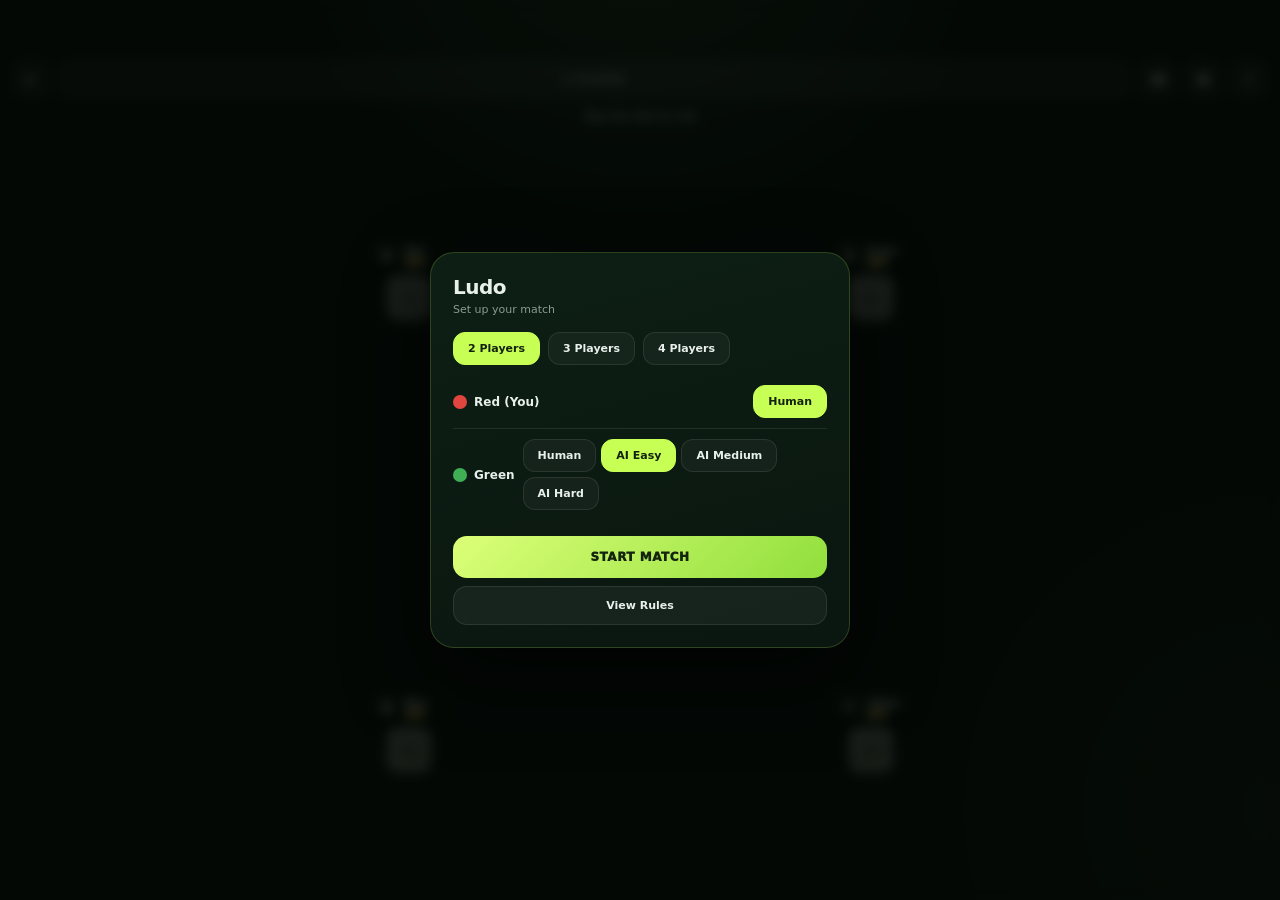
<file: Ludo.html>
<!doctype html>
<html lang="en">
<head>
<meta charset="UTF-8">
<meta name="viewport" content="width=device-width,initial-scale=1,maximum-scale=1,user-scalable=no,viewport-fit=cover">
<meta name="theme-color" content="#050b08">
<meta name="apple-mobile-web-app-capable" content="yes">
<meta name="apple-mobile-web-app-status-bar-style" content="black-translucent">
<title>Ludo — MAXGAME</title>
<style>
:root{
  --bg:#050b08; --panel:#0b1812; --panel2:#0e2118;
  --green:#c7ff55; --green2:#8ee33d;
  --gold:#ffd86a; --white:#f6faf7; --text:#e8f0eb;
  --muted:#8b9c93; --muted2:#64756d;
  --line:rgba(255,255,255,.09); --line2:rgba(199,255,85,.18);
  --p-red:#e0463f; --p-green:#3fae55; --p-yellow:#e8c93a; --p-blue:#3f7fe0;
}
*{box-sizing:border-box;margin:0;padding:0;-webkit-tap-highlight-color:transparent;user-select:none;}
html,body{height:100%;overflow:hidden;overscroll-behavior:none;}
body{
  color:var(--text);
  background:
    radial-gradient(circle at 50% -15%, rgba(99,174,75,.20), transparent 32%),
    radial-gradient(circle at 100% 90%, rgba(110,157,54,.08), transparent 30%),
    var(--bg);
  font-family:Inter,ui-sans-serif,system-ui,-apple-system,"Segoe UI",sans-serif;
  display:flex; flex-direction:column; height:100dvh;
  padding-bottom:calc(10px + env(safe-area-inset-bottom));
}
button{font:inherit;cursor:pointer;border:0;background:none;color:inherit;}
button:active{transform:scale(.96);}
.hidden{display:none!important;}
svg{display:block;}

/* Reserved space for an ad banner */
#adSlotTop{height:50px;flex:0 0 auto;}

/* ===== TOP BAR ===== */
.topbar{ display:flex; align-items:center; gap:8px; padding:10px 12px; flex:0 0 auto; }
.icon-btn{
  width:38px;height:38px;border-radius:12px;
  display:grid;place-items:center;
  background:rgba(255,255,255,.05);border:1px solid var(--line);
  color:var(--text);
}
.mode-pill{
  flex:1; height:38px; display:flex; align-items:center; justify-content:center;
  gap:6px; border-radius:12px; background:rgba(255,255,255,.05);
  border:1px solid var(--line); font-size:11px; font-weight:800;
  letter-spacing:.5px; color:var(--muted);
}

/* ===== PLAYER CORNER CARDS (positioned over the board's 4 yards) ===== */
.corner-card{
  position:absolute; z-index:6; width:82px;
  display:flex; flex-direction:column; align-items:center; gap:6px;
  padding:7px 6px; border-radius:14px;
  background:rgba(6,14,9,.85); border:1px solid var(--line);
  backdrop-filter:blur(8px); -webkit-backdrop-filter:blur(8px);
  transition:.25s ease;
}
.corner-card.tl{ top:8px; left:8px; }
.corner-card.tr{ top:8px; right:8px; }
.corner-card.br{ bottom:8px; right:8px; }
.corner-card.bl{ bottom:8px; left:8px; }
.corner-card.active{
  border-color:var(--line2); background:rgba(199,255,85,.14);
  box-shadow:0 0 0 1px rgba(199,255,85,.2), 0 0 18px rgba(199,255,85,.15);
}
@keyframes thinkPulse{
  0%,100%{ box-shadow:0 0 0 0 rgba(126,168,255,.55); }
  50%{ box-shadow:0 0 0 9px rgba(126,168,255,0); }
}
.corner-card.thinking .av{ animation:thinkPulse 1s ease-in-out infinite; }
.corner-card .cc-top{ display:flex; align-items:center; gap:6px; width:100%; min-width:0; }
.corner-card .av{
  width:24px;height:24px;border-radius:50%;flex:0 0 auto;
  display:grid;place-items:center;font-size:10px;font-weight:900;
  color:#fff; box-shadow:inset 0 2px 3px rgba(255,255,255,.35), 0 2px 4px rgba(0,0,0,.3);
}
.corner-card .meta{min-width:0;}
.corner-card .name{font-size:8.5px;font-weight:900;letter-spacing:.3px;white-space:nowrap;overflow:hidden;text-overflow:ellipsis;max-width:48px;}
.corner-card .score{font-size:11px;font-weight:950;color:var(--gold);}
.corner-card.ai .name:after{content:" · AI";color:var(--muted2);font-weight:700;}

/* ===== BOARD ===== */
.boardarea{flex:1 1 auto; display:flex; align-items:center; justify-content:center; min-height:0; position:relative; padding:2px 10px;}
.boardwrap{position:relative; width:min(92vw, 66vh, 560px); aspect-ratio:1/1;}
canvas{width:100%;height:100%;display:block;touch-action:none;}

/* ===== PER-PLAYER DICE ===== */
.pdice{
  width:46px;height:46px;border-radius:12px;flex:0 0 auto;
  background:linear-gradient(155deg,#fdfaf1,#e7ddc4);
  display:grid; place-items:center; position:relative;
  box-shadow:0 4px 10px rgba(0,0,0,.35), inset 0 1px 1px rgba(255,255,255,.75);
  border:1px solid rgba(0,0,0,.18);
  opacity:.32; pointer-events:none;
  transition:.2s ease, transform .1s ease;
}
.pdice.ready{
  opacity:1; pointer-events:auto;
  box-shadow:0 4px 14px rgba(199,255,85,.4), 0 0 0 2px rgba(199,255,85,.55), inset 0 1px 1px rgba(255,255,255,.75);
}
.pdice:active{ transform:scale(.88); }
.pdice-grid{ width:68%; height:68%; display:grid; grid-template-columns:repeat(3,1fr); grid-template-rows:repeat(3,1fr); }
.pdice-grid .pip{ width:5.6px;height:5.6px;border-radius:50%; background:#22201a; margin:auto; opacity:0; }
.statusbar{
  text-align:center; font-size:10.5px; font-weight:800; letter-spacing:.4px;
  color:var(--muted); padding:2px 12px 6px; flex:0 0 auto;
}
.statusbar.active{ color:var(--green); }

/* ===== MODALS (shared with Carrom style) ===== */
.overlay{
  position:fixed; inset:0; background:rgba(3,8,5,.72); backdrop-filter:blur(6px);
  display:flex; align-items:center; justify-content:center; z-index:100; padding:20px;
}
.modal{
  width:min(420px,100%); max-height:85vh; overflow-y:auto;
  background:linear-gradient(165deg,#0d1f14,#0a1610);
  border:1px solid var(--line2); border-radius:24px; padding:22px;
  box-shadow:0 30px 80px rgba(0,0,0,.55);
}
.modal h2{font-size:20px;margin-bottom:4px;letter-spacing:-.5px;}
.modal .sub{font-size:11px;color:var(--muted);margin-bottom:16px;}
.modal .row{display:flex;gap:8px;margin-bottom:10px;flex-wrap:wrap;}
.chip{
  padding:9px 14px;border-radius:12px;border:1px solid var(--line);
  background:rgba(255,255,255,.04); font-size:11px; font-weight:800;
}
.chip.on{background:var(--green);color:#13220e;border-color:var(--green);}
.slotrow{display:flex;align-items:center;justify-content:space-between;gap:8px;padding:10px 0;border-top:1px solid var(--line);}
.slotrow:first-of-type{border-top:0;}
.slotrow .lbl{font-size:12px;font-weight:800;display:flex;align-items:center;gap:7px;}
.swatch{width:14px;height:14px;border-radius:50%;flex:0 0 auto;}
.slotsel{display:flex;gap:5px;flex-wrap:wrap;}
.bigbtn{
  width:100%; margin-top:16px; padding:14px; border-radius:14px; font-size:12px;
  font-weight:950; letter-spacing:.5px; text-align:center;
  background:linear-gradient(135deg,#dcff78,#91df3d); color:#14240e;
}
.ghostbtn{
  width:100%; margin-top:8px; padding:12px; border-radius:14px; font-size:11px;
  font-weight:900; text-align:center; background:rgba(255,255,255,.05); border:1px solid var(--line);
}
.twobtn{display:flex;gap:10px;margin-top:16px;}
.twobtn button{flex:1;padding:13px;border-radius:14px;font-size:11px;font-weight:900;}
.twobtn .cancel{background:rgba(255,255,255,.05);border:1px solid var(--line);}
.twobtn .danger{background:linear-gradient(135deg,#ff8a6a,#e0492c);color:#2a0d05;}
.rules p{font-size:12px;line-height:1.7;color:#c3d2c9;margin-bottom:8px;}
.rules b{color:var(--green);}
.winner-name{font-size:26px;font-weight:950;color:var(--gold);margin:10px 0 2px;}
.winner-score{font-size:12px;color:var(--muted);margin-bottom:6px;}
.toggle-row{display:flex;align-items:center;justify-content:space-between;padding:10px 0;border-top:1px solid var(--line);}
.toggle-row:first-child{border-top:0;}
.switch{width:42px;height:24px;border-radius:999px;background:rgba(255,255,255,.1);position:relative;border:1px solid var(--line);}
.switch.on{background:var(--green2);}
.switch i{position:absolute;top:2px;left:2px;width:18px;height:18px;border-radius:50%;background:#fff;transition:.2s;display:block;}
.switch.on i{left:20px;}
.toast{
  position:fixed;left:50%;bottom:90px;transform:translate(-50%,20px);
  padding:11px 16px;border-radius:12px;background:#102119;border:1px solid var(--line);
  font-size:11px;opacity:0;pointer-events:none;transition:.25s ease;z-index:200; text-align:center; max-width:80%;
}
.toast.show{opacity:1;transform:translate(-50%,0);}
</style>
</head>
<body>

<div id="adSlotTop"></div>

<!-- TOP BAR -->
<div class="topbar">
  <button class="icon-btn" id="backBtn" aria-label="Back">←</button>
  <div class="mode-pill" id="modePill">2 PLAYER</div>
  <button class="icon-btn" id="soundBtn" aria-label="Sound"></button>
  <button class="icon-btn" id="pauseBtn" aria-label="Pause"></button>
  <button class="icon-btn" id="menuBtn" aria-label="Menu"></button>
</div>

<div class="statusbar" id="statusHint">Tap the die to roll</div>

<!-- BOARD -->
<div class="boardarea">
  <div class="boardwrap" id="boardWrap">
    <canvas id="board"></canvas>

    <div class="corner-card tl" id="pcard0">
      <div class="cc-top"><div class="av" id="av0">R</div><div class="meta"><div class="name" id="name0">Red</div><div class="score" id="score0">0/4</div></div></div>
      <button class="pdice" id="pdice0"><div class="pdice-grid" id="pdiceGrid0"></div></button>
    </div>
    <div class="corner-card tr" id="pcard1">
      <div class="cc-top"><div class="av" id="av1">G</div><div class="meta"><div class="name" id="name1">Green</div><div class="score" id="score1">0/4</div></div></div>
      <button class="pdice" id="pdice1"><div class="pdice-grid" id="pdiceGrid1"></div></button>
    </div>
    <div class="corner-card br" id="pcard2">
      <div class="cc-top"><div class="av" id="av2">Y</div><div class="meta"><div class="name" id="name2">Yellow</div><div class="score" id="score2">0/4</div></div></div>
      <button class="pdice" id="pdice2"><div class="pdice-grid" id="pdiceGrid2"></div></button>
    </div>
    <div class="corner-card bl" id="pcard3">
      <div class="cc-top"><div class="av" id="av3">B</div><div class="meta"><div class="name" id="name3">Blue</div><div class="score" id="score3">0/4</div></div></div>
      <button class="pdice" id="pdice3"><div class="pdice-grid" id="pdiceGrid3"></div></button>
    </div>
  </div>
</div>

<!-- SETUP MODAL -->
<div class="overlay" id="setupOverlay">
  <div class="modal">
    <h2>Ludo</h2>
    <div class="sub">Set up your match</div>
    <div class="row" id="countRow">
      <button class="chip on" data-count="2">2 Players</button>
      <button class="chip" data-count="3">3 Players</button>
      <button class="chip" data-count="4">4 Players</button>
    </div>
    <div id="slotsContainer"></div>
    <button class="bigbtn" id="startBtn">START MATCH</button>
    <button class="ghostbtn" id="setupRulesBtn">View Rules</button>
  </div>
</div>

<!-- MENU MODAL -->
<div class="overlay hidden" id="menuOverlay">
  <div class="modal">
    <h2>Menu</h2>
    <div class="sub">Game options</div>
    <button class="ghostbtn" id="menuRules">📖 Rules</button>
    <button class="ghostbtn" id="menuUndo">↩ Undo Last Move</button>
    <button class="ghostbtn" id="menuRestart">↻ Restart Game</button>
    <button class="ghostbtn" id="menuExit">← Exit to MAXGAME</button>
    <div class="toggle-row" style="margin-top:10px;">
      <span style="font-size:12px;font-weight:800;">Sound Effects</span>
      <div class="switch on" id="soundSwitch"><i></i></div>
    </div>
    <div class="toggle-row">
      <span style="font-size:12px;font-weight:800;">Music</span>
      <div class="switch on" id="musicSwitch"><i></i></div>
    </div>
    <button class="ghostbtn" id="menuClose">Close</button>
  </div>
</div>

<!-- PAUSE MODAL -->
<div class="overlay hidden" id="pauseOverlay">
  <div class="modal">
    <h2>Paused</h2>
    <div class="sub">Game is paused</div>
    <button class="bigbtn" id="resumeBtn">RESUME</button>
    <button class="ghostbtn" id="pauseRestart">↻ Restart Game</button>
    <button class="ghostbtn" id="pauseExit">← Exit to MAXGAME</button>
  </div>
</div>

<!-- RULES MODAL -->
<div class="overlay hidden" id="rulesOverlay">
  <div class="modal">
    <h2>Rules</h2>
    <div class="sub">How to play Ludo</div>
    <div class="rules">
      <p><b>Goal</b> — Get all 4 of your tokens from your yard, around the board, and into your home triangle before anyone else.</p>
      <p><b>Starting</b> — Roll a <b>6</b> to bring a token out of the yard onto your start square.</p>
      <p><b>Moving</b> — Tap the die to roll, then tap the token you want to move (if you have more than one legal option).</p>
      <p><b>Capturing</b> — Land exactly on an opponent's token to send it back to their yard. This can't happen on a star/safe cell.</p>
      <p><b>Safe cells</b> — Marked with a star. Tokens there can't be captured.</p>
      <p><b>Extra turn</b> — Rolling a 6, capturing a token, or getting a token home all earn you another roll. Three 6's in a row forfeits the turn.</p>
      <p><b>Home stretch</b> — You need the exact number to enter your home triangle — overshooting means that token can't move this turn.</p>
    </div>
    <button class="bigbtn" id="rulesClose">Got it</button>
  </div>
</div>

<!-- RESTART CONFIRM -->
<div class="overlay hidden" id="restartOverlay">
  <div class="modal">
    <h2>Restart Game?</h2>
    <div class="sub">Your current match will be lost.</div>
    <div class="twobtn">
      <button class="cancel" id="restartCancel">CANCEL</button>
      <button class="danger" id="restartConfirm">RESTART</button>
    </div>
  </div>
</div>

<!-- EXIT CONFIRM -->
<div class="overlay hidden" id="exitOverlay">
  <div class="modal">
    <h2>Exit Game?</h2>
    <div class="sub">Your current progress will be lost.</div>
    <div class="twobtn">
      <button class="cancel" id="exitCancel">CANCEL</button>
      <button class="danger" id="exitConfirm">EXIT</button>
    </div>
  </div>
</div>

<!-- WINNER MODAL -->
<div class="overlay hidden" id="winOverlay">
  <div class="modal" style="text-align:center;">
    <div style="font-size:11px;font-weight:900;letter-spacing:2px;color:var(--green);">🏆 WINNER</div>
    <div class="winner-name" id="winnerName">Red</div>
    <div class="winner-score" id="winnerScore">All 4 tokens home</div>
    <button class="bigbtn" id="winRestart">PLAY AGAIN</button>
    <button class="ghostbtn" id="winExit">← Exit to MAXGAME</button>
  </div>
</div>

<div class="toast" id="toast"></div>

<script>
"use strict";

/* =====================================================
   CONFIG — board data (verified against a reference
   15x15 Ludo path implementation, not hand-guessed)
===================================================== */
const GRID = 15;
const GRID_PX = 750;
const CELL = GRID_PX / GRID;
const FRAME_MARGIN = 26;
const BOARD_PX = GRID_PX + FRAME_MARGIN*2;

// the 52 shared-path cells, in clockwise travel order, as [row,col]
const PATH_CELLS = [
  [6,1],[6,2],[6,3],[6,4],[6,5],
  [5,6],[4,6],[3,6],[2,6],[1,6],[0,6],
  [0,7],
  [0,8],
  [1,8],[2,8],[3,8],[4,8],[5,8],
  [6,9],[6,10],[6,11],[6,12],[6,13],[6,14],
  [7,14],
  [8,14],
  [8,13],[8,12],[8,11],[8,10],[8,9],
  [9,8],[10,8],[11,8],[12,8],[13,8],[14,8],
  [14,7],
  [14,6],
  [13,6],[12,6],[11,6],[10,6],[9,6],
  [8,5],[8,4],[8,3],[8,2],[8,1],[8,0],
  [7,0],
  [6,0]
];
const START_INDEX = { red:0, green:13, yellow:26, blue:39 };
const SAFE_INDICES = new Set([0,13,26,39, 8,21,34,47]);

const HOME_STRETCH = {
  red:    [[7,1],[7,2],[7,3],[7,4],[7,5]],
  green:  [[1,7],[2,7],[3,7],[4,7],[5,7]],
  yellow: [[7,13],[7,12],[7,11],[7,10],[7,9]],
  blue:   [[13,7],[12,7],[11,7],[10,7],[9,7]]
};
const YARD_SLOTS = {
  red:    [[1,1],[1,4],[4,1],[4,4]],
  green:  [[1,10],[1,13],[4,10],[4,13]],
  yellow: [[10,10],[10,13],[13,10],[13,13]],
  blue:   [[10,1],[10,4],[13,1],[13,4]]
};
const YARD_BLOCK = { red:[0,0], green:[0,9], yellow:[9,9], blue:[9,0] };
const HOME_ENTRY_DIR = { red:[1,0], green:[0,1], yellow:[-1,0], blue:[0,-1] }; // unused placeholder
const PLAYER_COLORS = { red:"#e0463f", green:"#3fae55", yellow:"#e8c93a", blue:"#3f7fe0" };
const COLOR_ORDER = ["red","green","yellow","blue"];

const DIFF_PARAMS = {
  easy:   { thinkMs:350, mistakeChance:0.55 },
  medium: { thinkMs:600, mistakeChance:0.22 },
  hard:   { thinkMs:900, mistakeChance:0.05 }
};

const ICON_SOUND_ON = '<svg viewBox="0 0 24 24" width="17" height="17" fill="none" stroke="currentColor" stroke-width="2" stroke-linecap="round" stroke-linejoin="round"><path d="M4 9v6h4l5 4V5L8 9H4z"/><path d="M16.5 8.5a5 5 0 0 1 0 7"/><path d="M19.3 5.7a9 9 0 0 1 0 12.6"/></svg>';
const ICON_SOUND_OFF = '<svg viewBox="0 0 24 24" width="17" height="17" fill="none" stroke="currentColor" stroke-width="2" stroke-linecap="round" stroke-linejoin="round"><path d="M4 9v6h4l5 4V5L8 9H4z"/><line x1="16.5" y1="9" x2="22" y2="14.5"/><line x1="22" y1="9" x2="16.5" y2="14.5"/></svg>';
const ICON_PAUSE = '<svg viewBox="0 0 24 24" width="15" height="15" fill="currentColor"><rect x="5" y="4" width="4.5" height="16" rx="1.4"/><rect x="14.5" y="4" width="4.5" height="16" rx="1.4"/></svg>';
const ICON_MENU_DOTS = '<svg viewBox="0 0 24 24" width="16" height="16" fill="currentColor"><circle cx="12" cy="5" r="2.1"/><circle cx="12" cy="12" r="2.1"/><circle cx="12" cy="19" r="2.1"/></svg>';

/* =====================================================
   GAME STATE
===================================================== */
let gameState = {
  mode: "SETUP", // SETUP | ROLL_READY | MOVE_SELECT | ANIMATING | AI_THINKING | GAME_OVER
  playerCount: 2,
  currentPlayer: 0,
  diceValue: 1,
  consecutiveSixes: 0,
  paused: false,
  gameOver: false,
  soundOn: true,
  musicOn: true
};
let players = []; // {color, name, isAI, difficulty, tokensHome}
let tokens = [];  // {color, idx, relativePos(-1..56)}
let animQueue = null; // {token, cells:[{x,y}], step, elapsed}
let lastSnapshot = null;
let aiTimeouts = [];

/* =====================================================
   CANVAS
===================================================== */
const canvas = document.getElementById("board");
const ctx = canvas.getContext("2d");
const boardWrap = document.getElementById("boardWrap");
function resizeCanvas(){
  const size = boardWrap.clientWidth;
  const dpr = window.devicePixelRatio || 1;
  canvas.width = size*dpr; canvas.height = size*dpr;
  canvas.style.width = size+"px"; canvas.style.height = size+"px";
  const scale = (size/BOARD_PX)*dpr;
  ctx.setTransform(scale,0,0,scale,0,0);
}
window.addEventListener("resize", resizeCanvas);
window.addEventListener("orientationchange", ()=> setTimeout(resizeCanvas,100));
function toBoard(clientX, clientY){
  const rect = canvas.getBoundingClientRect();
  const s = BOARD_PX/rect.width;
  return { x:(clientX-rect.left)*s, y:(clientY-rect.top)*s };
}

/* =====================================================
   UTIL
===================================================== */
function clamp(v,a,b){ return Math.max(a,Math.min(b,v)); }
function cellCenter(row,col){ return { x: col*CELL+CELL/2, y: row*CELL+CELL/2 }; }
function toast(msg){
  const t = document.getElementById("toast");
  t.textContent = msg; t.classList.add("show");
  clearTimeout(toast._t);
  toast._t = setTimeout(()=>t.classList.remove("show"), 1700);
}
let sharedAudioCtx = null;
function getAudioCtx(){
  if(!sharedAudioCtx){ sharedAudioCtx = new (window.AudioContext||window.webkitAudioContext)(); }
  return sharedAudioCtx;
}
function beep(freq,dur,type){
  if(!gameState.soundOn) return;
  try{
    const actx = getAudioCtx();
    const o = actx.createOscillator(), g = actx.createGain();
    o.type = type||"sine"; o.frequency.value = freq;
    g.gain.value = 0.06;
    o.connect(g); g.connect(actx.destination);
    o.start();
    g.gain.exponentialRampToValueAtTime(0.001, actx.currentTime+dur);
    o.stop(actx.currentTime+dur);
  }catch(e){}
}
let musicNodes=null, musicTimer=null;
function startMusic(){
  if(!gameState.musicOn || musicNodes) return;
  try{
    const actx = getAudioCtx();
    const master = actx.createGain(); master.gain.value=0.05; master.connect(actx.destination);
    const pad = actx.createOscillator(); pad.type="sine"; pad.frequency.value=98;
    const padGain = actx.createGain(); padGain.gain.value=0.4;
    pad.connect(padGain); padGain.connect(master); pad.start();
    const pad2 = actx.createOscillator(); pad2.type="sine"; pad2.frequency.value=147;
    const pad2Gain = actx.createGain(); pad2Gain.gain.value=0.22;
    pad2.connect(pad2Gain); pad2Gain.connect(master); pad2.start();
    musicNodes = { master, pad, pad2 };
    const scale=[261.6,293.7,329.6,392.0,440.0];
    const pluck = ()=>{
      if(!musicNodes||!gameState.musicOn) return;
      const f = scale[Math.floor(Math.random()*scale.length)];
      const o = actx.createOscillator(), g = actx.createGain();
      o.type="sine"; o.frequency.value=f; g.gain.value=0.0001;
      o.connect(g); g.connect(master);
      const t = actx.currentTime;
      g.gain.exponentialRampToValueAtTime(0.09,t+0.05);
      g.gain.exponentialRampToValueAtTime(0.0001,t+1.4);
      o.start(t); o.stop(t+1.5);
      musicTimer = setTimeout(pluck, 1800+Math.random()*1600);
    };
    musicTimer = setTimeout(pluck, 900);
  }catch(e){}
}
function stopMusic(){
  clearTimeout(musicTimer); musicTimer=null;
  if(musicNodes){ try{ musicNodes.pad.stop(); musicNodes.pad2.stop(); musicNodes.master.disconnect(); }catch(e){} musicNodes=null; }
}
function setMusicOn(on){ gameState.musicOn=on; if(on) startMusic(); else stopMusic(); }

/* =====================================================
   TOKEN / PATH HELPERS
===================================================== */
function createTokens(colors){
  const list = [];
  colors.forEach(color=>{
    for(let i=0;i<4;i++){ list.push({ color, idx:i, relativePos:-1 }); }
  });
  return list;
}
function tokenAbsIndex(token){
  if(token.relativePos<0 || token.relativePos>50) return null;
  return (START_INDEX[token.color] + token.relativePos) % 52;
}
function tokenGridCell(token){
  if(token.relativePos===-1){
    const slot = YARD_SLOTS[token.color][token.idx];
    return { row:slot[0], col:slot[1] };
  }
  if(token.relativePos>=0 && token.relativePos<=50){
    const abs = tokenAbsIndex(token);
    const c = PATH_CELLS[abs];
    return { row:c[0], col:c[1] };
  }
  if(token.relativePos>=51 && token.relativePos<=55){
    const c = HOME_STRETCH[token.color][token.relativePos-51];
    return { row:c[0], col:c[1] };
  }
  // relativePos 56 -> finished, sits in center home triangle
  return null;
}
function tokensAt(row,col,excludeColor,excludeIdx){
  return tokens.filter(t=>{
    if(t===excludeColor) return false;
    if(t.relativePos<0 || t.relativePos>50) return false; // only shared path can be captured
    const g = tokenGridCell(t);
    return g && g.row===row && g.col===col;
  });
}
function isSafeCell(absIndex){ return SAFE_INDICES.has(absIndex); }

/* =====================================================
   PLAYER SYSTEM
===================================================== */
function buildPlayers(count, config){
  const names = { red:"Red", green:"Green", yellow:"Yellow", blue:"Blue" };
  const colors = COLOR_ORDER.slice(0,count);
  return colors.map((color,i)=>{
    const cfg = config[i] || { isAI:false, difficulty:"easy" };
    return {
      color, name: cfg.isAI ? names[color]+" · AI" : names[color],
      isAI: cfg.isAI, difficulty: cfg.difficulty||"easy",
      tokensHome: 0
    };
  });
}
function isHumanTurn(){ return !players[gameState.currentPlayer].isAI; }
function currentColor(){ return players[gameState.currentPlayer].color; }

/* =====================================================
   MOVE CALCULATION
===================================================== */
function legalMoves(color, dice){
  const myTokens = tokens.filter(t=>t.color===color);
  const moves = [];
  myTokens.forEach(t=>{
    if(t.relativePos===-1){
      if(dice===6) moves.push({ token:t, newPos:0 });
      return;
    }
    if(t.relativePos===56) return; // already home
    const newPos = t.relativePos + dice;
    if(newPos>56) return; // overshoot, illegal
    moves.push({ token:t, newPos });
  });
  return moves;
}
function buildCellSequence(token, newPos){
  const cells = [];
  for(let p=token.relativePos+1; p<=newPos; p++){
    if(p>=0 && p<=50){
      const abs=(START_INDEX[token.color]+p)%52;
      cells.push(cellCenter(PATH_CELLS[abs][0], PATH_CELLS[abs][1]));
    } else if(p>=51 && p<=55){
      const c = HOME_STRETCH[token.color][p-51];
      cells.push(cellCenter(c[0],c[1]));
    } else if(p===56){
      const homeXY = homeCenterFor(token.color);
      cells.push(homeXY);
    }
  }
  return cells;
}
function homeCenterFor(color){
  const c = cellCenter(7,7);
  const off = 12;
  if(color==="red") return {x:c.x-off,y:c.y};
  if(color==="green") return {x:c.x,y:c.y-off};
  if(color==="yellow") return {x:c.x+off,y:c.y};
  return {x:c.x,y:c.y+off};
}

/* =====================================================
   TURN FLOW
===================================================== */
function rollDice(){
  if((gameState.mode!=="ROLL_READY" && gameState.mode!=="AI_THINKING") || gameState.paused) return;
  const val = 1+Math.floor(Math.random()*6);
  animateDiceRoll(val, ()=>{
    gameState.diceValue = val;
    beep(300,0.08,"square");
    if(val===6){
      gameState.consecutiveSixes++;
      if(gameState.consecutiveSixes>=3){
        toast("Three 6's in a row — turn forfeited!");
        gameState.consecutiveSixes=0;
        setTimeout(()=>advanceTurn(false), 700);
        return;
      }
    } else {
      gameState.consecutiveSixes=0;
    }
    const moves = legalMoves(currentColor(), val);
    if(moves.length===0){
      toast("No legal moves");
      setTimeout(()=>advanceTurn(val===6), 700);
      return;
    }
    if(moves.length===1 || !isHumanTurn()){
      const chosen = isHumanTurn() ? moves[0] : aiChooseMove(moves);
      performMove(chosen);
    } else {
      gameState.mode = "MOVE_SELECT";
      updateDiceHint();
      toast("Choose a token to move");
    }
  });
}
function performMove(move){
  takeSnapshot();
  gameState.mode = "ANIMATING";
  const seq = buildCellSequence(move.token, move.newPos);
  animQueue = { token: move.token, cells: seq, step: 0, elapsed: 0, finalPos: move.newPos };
  updateDiceHint();
}
function updateAnimation(dt){
  if(!animQueue) return;
  animQueue.elapsed += dt;
  const STEP_MS = 150;
  if(animQueue.elapsed >= STEP_MS){
    animQueue.elapsed = 0;
    animQueue.step++;
    beep(500,0.03,"triangle");
    if(animQueue.step >= animQueue.cells.length){
      const token = animQueue.token;
      const finalPos = animQueue.finalPos;
      animQueue = null;
      token.relativePos = finalPos;
      resolveMoveEffects(token);
      return;
    }
  }
}
function resolveMoveEffects(token){
  let bonusTurn = gameState.diceValue===6;
  let gotHome = false, captured = false;

  if(token.relativePos===56){
    gotHome = true;
    bonusTurn = true;
    const p = players.find(pl=>pl.color===token.color);
    p.tokensHome++;
    updateScoresUI();
    beep(700,0.2,"triangle");
    toast(playerName(token.color)+" got a token home!");
    if(p.tokensHome>=4){
      endGame(p);
      return;
    }
  } else if(token.relativePos>=0 && token.relativePos<=50){
    const abs = tokenAbsIndex(token);
    const cell = PATH_CELLS[abs];
    if(!isSafeCell(abs)){
      const victims = tokens.filter(t=> t!==token && t.color!==token.color &&
        t.relativePos>=0 && t.relativePos<=50 && tokenAbsIndex(t)===abs);
      if(victims.length){
        victims.forEach(v=>{ v.relativePos=-1; });
        captured = true;
        bonusTurn = true;
        beep(160,0.15,"sawtooth");
        toast(playerName(token.color)+" captured a token!");
      }
    }
  }

  updatePillHighlights();
  advanceTurn(bonusTurn);
}
function playerName(color){
  const p = players.find(pl=>pl.color===color);
  return p ? p.name.replace(" · AI","") : color;
}
function advanceTurn(bonus){
  if(gameState.gameOver) return;
  if(bonus){
    gameState.mode = players[gameState.currentPlayer].isAI ? "AI_THINKING" : "ROLL_READY";
    updateDiceHint();
    if(players[gameState.currentPlayer].isAI) scheduleAITurn();
    return;
  }
  gameState.consecutiveSixes = 0;
  gameState.currentPlayer = (gameState.currentPlayer+1) % gameState.playerCount;
  updateActivePlayerUI();
  const p = players[gameState.currentPlayer];
  if(p.isAI){
    gameState.mode = "AI_THINKING";
    scheduleAITurn();
  } else {
    gameState.mode = "ROLL_READY";
  }
  updateDiceHint();
}

/* =====================================================
   AI
===================================================== */
function isVulnerable(color, absIndex){
  if(isSafeCell(absIndex)) return false;
  for(const opp of tokens){
    if(opp.color===color) continue;
    if(opp.relativePos<0 || opp.relativePos>50) continue;
    const oppAbs = tokenAbsIndex(opp);
    const dist = (absIndex - oppAbs + 52) % 52;
    if(dist>=1 && dist<=6) return true;
  }
  return false;
}
function scoreMove(move){
  const t = move.token;
  const color = t.color;

  if(move.newPos===56) return 100; // finishing a token is nearly always best

  let score = 0;
  if(t.relativePos===-1) score += 22; // getting a new token into play has real value

  if(move.newPos>=0 && move.newPos<=50){
    const abs = (START_INDEX[color]+move.newPos)%52;

    const victims = tokens.filter(o=> o!==t && o.color!==color &&
      o.relativePos>=0 && o.relativePos<=50 && tokenAbsIndex(o)===abs);
    if(victims.length){
      score += 70 + victims.length*15;
      score += Math.max(...victims.map(v=>v.relativePos))*0.4; // punishing a far-advanced token is extra valuable
    }

    if(isSafeCell(abs)){
      score += 18;
    } else if(isVulnerable(color, abs)){
      score -= victims.length ? 8 : 26; // risky landing spot — worth it only if it just captured something
    }

    const curAbs = (t.relativePos>=0 && t.relativePos<=50) ? tokenAbsIndex(t) : null;
    if(curAbs!==null && isVulnerable(color,curAbs) && !isVulnerable(color,abs)){
      score += 14; // escaping a token that was about to be captured
    }
  } else {
    score += 12; // already safe in the private home stretch
  }

  score += move.newPos*0.5; // general progress toward home
  return score;
}
const AI_NOISE = { easy:14, medium:6, hard:2 };
function aiChooseMove(moves){
  const p = players[gameState.currentPlayer];
  const params = DIFF_PARAMS[p.difficulty]||DIFF_PARAMS.easy;
  if(Math.random() < params.mistakeChance){
    return moves[Math.floor(Math.random()*moves.length)];
  }
  const noise = AI_NOISE[p.difficulty] ?? 8;
  let best = moves[0], bestScore = -Infinity;
  moves.forEach(m=>{
    const s = scoreMove(m) + (Math.random()*noise);
    if(s>bestScore){ bestScore=s; best=m; }
  });
  return best;
}
function scheduleAITurn(){
  clearAITimeouts();
  const p = players[gameState.currentPlayer];
  const params = DIFF_PARAMS[p.difficulty]||DIFF_PARAMS.easy;
  setThinkingIndicator(true);
  const t1 = setTimeout(()=>{
    if(gameState.mode!=="AI_THINKING" || gameState.paused) return;
    setThinkingIndicator(false);
    rollDice();
  }, params.thinkMs);
  aiTimeouts.push(t1);
}
function clearAITimeouts(){ aiTimeouts.forEach(clearTimeout); aiTimeouts=[]; }
function setThinkingIndicator(on){
  for(let i=0;i<4;i++){
    const card = document.getElementById("pcard"+i);
    if(card) card.classList.toggle("thinking", on && i===gameState.currentPlayer);
  }
}

/* =====================================================
   UNDO
===================================================== */
function takeSnapshot(){
  lastSnapshot = {
    currentPlayer: gameState.currentPlayer,
    diceValue: gameState.diceValue,
    consecutiveSixes: gameState.consecutiveSixes,
    tokens: tokens.map(t=>({ relativePos:t.relativePos })),
    tokensHome: players.map(p=>p.tokensHome)
  };
}
function restoreSnapshot(){
  if(!lastSnapshot) return false;
  const s = lastSnapshot;
  gameState.currentPlayer = s.currentPlayer;
  gameState.diceValue = s.diceValue;
  gameState.consecutiveSixes = s.consecutiveSixes;
  tokens.forEach((t,i)=>{ t.relativePos = s.tokens[i].relativePos; });
  players.forEach((p,i)=>{ p.tokensHome = s.tokensHome[i]; });
  animQueue = null;
  updateScoresUI(); updateActivePlayerUI(); setThinkingIndicator(false);
  const p = players[gameState.currentPlayer];
  gameState.mode = p.isAI ? "AI_THINKING" : "ROLL_READY";
  if(p.isAI) scheduleAITurn();
  updateDiceHint();
  lastSnapshot = null;
  return true;
}

/* =====================================================
   INPUT
===================================================== */
for(let i=0;i<4;i++){
  document.getElementById("pdice"+i).onclick = ()=>{
    if(gameState.mode!=="ROLL_READY" || !isHumanTurn() || gameState.paused) return;
    if(i!==gameState.currentPlayer) return;
    rollDice();
  };
}
canvas.addEventListener("pointerdown", (e)=>{
  if(gameState.mode!=="MOVE_SELECT" || !isHumanTurn() || gameState.paused) return;
  const p = toBoard(e.clientX, e.clientY);
  const col = Math.floor((p.x-FRAME_MARGIN)/CELL), row = Math.floor((p.y-FRAME_MARGIN)/CELL);
  const moves = legalMoves(currentColor(), gameState.diceValue);
  for(const mv of moves){
    const g = tokenGridCell(mv.token);
    if(g && g.row===row && g.col===col){ performMove(mv); return; }
  }
});

/* =====================================================
   MENU / MODALS
===================================================== */
function show(id){ document.getElementById(id).classList.remove("hidden"); }
function hide(id){ document.getElementById(id).classList.add("hidden"); }

document.getElementById("menuBtn").onclick = ()=> show("menuOverlay");
document.getElementById("menuClose").onclick = ()=> hide("menuOverlay");
document.getElementById("setupRulesBtn").onclick = ()=> show("rulesOverlay");
document.getElementById("menuRules").onclick = ()=>{ hide("menuOverlay"); show("rulesOverlay"); };
document.getElementById("rulesClose").onclick = ()=> hide("rulesOverlay");

document.getElementById("menuRestart").onclick = ()=>{ hide("menuOverlay"); show("restartOverlay"); };
document.getElementById("restartCancel").onclick = ()=> hide("restartOverlay");
document.getElementById("restartConfirm").onclick = ()=>{ hide("restartOverlay"); restartGame(); };
document.getElementById("pauseRestart").onclick = ()=>{ hide("pauseOverlay"); show("restartOverlay"); };
document.getElementById("winRestart").onclick = ()=>{ hide("winOverlay"); restartGame(); };

document.getElementById("backBtn").onclick = ()=> show("exitOverlay");
document.getElementById("menuExit").onclick = ()=>{ hide("menuOverlay"); show("exitOverlay"); };
document.getElementById("pauseExit").onclick = ()=>{ hide("pauseOverlay"); show("exitOverlay"); };
document.getElementById("winExit").onclick = ()=> doExit();
document.getElementById("exitCancel").onclick = ()=> hide("exitOverlay");
document.getElementById("exitConfirm").onclick = ()=> doExit();
function doExit(){ window.location.href = "index.html"; }

document.getElementById("menuUndo").onclick = ()=>{
  hide("menuOverlay");
  if(gameState.paused || gameState.gameOver){ toast("Can't undo right now"); return; }
  if(gameState.mode!=="ROLL_READY" && gameState.mode!=="AI_THINKING" && gameState.mode!=="MOVE_SELECT"){ toast("Wait for the move to finish first"); return; }
  clearAITimeouts();
  if(restoreSnapshot()){ toast("Last move undone"); }
  else { toast("Nothing to undo yet"); }
};

document.getElementById("pauseBtn").onclick = ()=>{
  if(gameState.gameOver) return;
  gameState.paused = true;
  show("pauseOverlay");
};
document.getElementById("resumeBtn").onclick = ()=>{
  gameState.paused = false;
  hide("pauseOverlay");
  if(gameState.mode==="AI_THINKING"){ scheduleAITurn(); }
};

document.getElementById("soundBtn").onclick = toggleSound;
document.getElementById("soundSwitch").onclick = toggleSound;
function toggleSound(){
  gameState.soundOn = !gameState.soundOn;
  document.getElementById("soundBtn").innerHTML = gameState.soundOn ? ICON_SOUND_ON : ICON_SOUND_OFF;
  document.getElementById("soundSwitch").classList.toggle("on", gameState.soundOn);
}
document.getElementById("musicSwitch").onclick = ()=>{
  setMusicOn(!gameState.musicOn);
  document.getElementById("musicSwitch").classList.toggle("on", gameState.musicOn);
};
document.getElementById("soundBtn").innerHTML = ICON_SOUND_ON;
document.getElementById("pauseBtn").innerHTML = ICON_PAUSE;
document.getElementById("menuBtn").innerHTML = ICON_MENU_DOTS;

/* =====================================================
   SETUP MODAL
===================================================== */
let setupCount = 2;
let setupConfig = [ {isAI:false}, {isAI:true,difficulty:"easy"}, {isAI:true,difficulty:"easy"}, {isAI:true,difficulty:"easy"} ];
function cap(s){ return s.charAt(0).toUpperCase()+s.slice(1); }

document.querySelectorAll("#countRow .chip").forEach(btn=>{
  btn.onclick = ()=>{
    document.querySelectorAll("#countRow .chip").forEach(b=>b.classList.remove("on"));
    btn.classList.add("on");
    setupCount = parseInt(btn.dataset.count,10);
    renderSlots();
  };
});
function renderSlots(){
  const c = document.getElementById("slotsContainer");
  c.innerHTML = "";
  const names = { red:"Red", green:"Green", yellow:"Yellow", blue:"Blue" };
  const colors = COLOR_ORDER.slice(0,setupCount);
  colors.forEach((color,i)=>{
    const row = document.createElement("div");
    row.className = "slotrow";
    if(i===0){
      row.innerHTML = `<div class="lbl"><span class="swatch" style="background:${PLAYER_COLORS[color]}"></span>${names[color]} (You)</div><div class="slotsel"><span class="chip on">Human</span></div>`;
      c.appendChild(row); return;
    }
    const cfg = setupConfig[i];
    const diffs = ["easy","medium","hard"];
    row.innerHTML = `<div class="lbl"><span class="swatch" style="background:${PLAYER_COLORS[color]}"></span>${names[color]}</div><div class="slotsel">
      <button class="chip ${!cfg.isAI?'on':''}" data-i="${i}" data-type="human">Human</button>
      ${diffs.map(d=>`<button class="chip ${cfg.isAI && cfg.difficulty===d?'on':''}" data-i="${i}" data-type="ai" data-diff="${d}">AI ${cap(d)}</button>`).join("")}
    </div>`;
    c.appendChild(row);
  });
  c.querySelectorAll("button[data-i]").forEach(b=>{
    b.onclick = ()=>{
      const i = parseInt(b.dataset.i,10);
      if(b.dataset.type==="human"){ setupConfig[i]={isAI:false}; }
      else { setupConfig[i]={isAI:true, difficulty:b.dataset.diff}; }
      renderSlots();
    };
  });
}
renderSlots();
document.getElementById("startBtn").onclick = ()=>{
  hide("setupOverlay");
  startGame(setupCount, setupConfig.slice(0,setupCount));
};

/* =====================================================
   GAME INIT / UI SYNC
===================================================== */
function startGame(count, config){
  gameState.playerCount = count;
  gameState.currentPlayer = 0;
  gameState.gameOver = false;
  gameState.paused = false;
  gameState.consecutiveSixes = 0;
  lastSnapshot = null;
  players = buildPlayers(count, config);
  tokens = createTokens(players.map(p=>p.color));
  startMusic();

  document.getElementById("modePill").textContent =
    count+" PLAYER" + (players.some(p=>p.isAI) ? " · AI" : "");

  setupUIForPlayers();
  updateActivePlayerUI();
  updateScoresUI();

  gameState.mode = players[0].isAI ? "AI_THINKING" : "ROLL_READY";
  updateDiceHint();
  if(players[0].isAI) scheduleAITurn();

  if(!loopStarted){ loopStarted = true; requestAnimationFrame(loop); }
  resizeCanvas();
}
function restartGame(){
  clearAITimeouts();
  hide("winOverlay");
  const cfg = players.map(p=>({isAI:p.isAI, difficulty:p.difficulty}));
  startGame(gameState.playerCount, cfg);
}
function setupUIForPlayers(){
  for(let i=0;i<4;i++){
    const card = document.getElementById("pcard"+i);
    if(i<gameState.playerCount){
      card.classList.remove("hidden");
      const p = players[i];
      document.getElementById("name"+i).textContent = p.name.replace(" · AI","");
      document.getElementById("av"+i).textContent = p.color[0].toUpperCase();
      document.getElementById("av"+i).style.background = PLAYER_COLORS[p.color];
      card.classList.toggle("ai", p.isAI);
    } else {
      card.classList.add("hidden");
    }
  }
}
function updateActivePlayerUI(){
  for(let i=0;i<4;i++){
    const card = document.getElementById("pcard"+i);
    if(card) card.classList.toggle("active", i===gameState.currentPlayer);
  }
}
function updateScoresUI(){
  players.forEach((p,i)=>{
    const el = document.getElementById("score"+i);
    if(el) el.textContent = p.tokensHome+"/4";
  });
}
function updatePillHighlights(){ /* reserved for future coin-count UI */ }
function updateDiceHint(){
  const status = document.getElementById("statusHint");
  for(let i=0;i<4;i++){
    const d = document.getElementById("pdice"+i);
    if(!d) continue;
    const isCurrentReady = i===gameState.currentPlayer && gameState.mode==="ROLL_READY" && isHumanTurn() && !gameState.paused;
    d.classList.toggle("ready", isCurrentReady);
  }
  let text = "", active = false;
  if(gameState.mode==="ROLL_READY" && isHumanTurn()){
    text = playerName(currentColor())+" — tap your die to roll"; active = true;
  } else if(gameState.mode==="MOVE_SELECT"){
    text = "Tap a highlighted token to move it";
  } else if(gameState.mode==="AI_THINKING"){
    text = playerName(currentColor())+" is thinking…";
  } else if(gameState.mode==="ANIMATING"){
    text = "Moving…";
  } else if(gameState.mode==="GAME_OVER"){
    text = "Game over";
  }
  status.textContent = text;
  status.classList.toggle("active", active);
}
function endGame(winnerPlayer){
  gameState.mode = "GAME_OVER";
  gameState.gameOver = true;
  document.getElementById("winnerName").textContent = playerName(winnerPlayer.color);
  document.getElementById("winnerScore").textContent = "All 4 tokens home";
  document.getElementById("winOverlay").classList.remove("hidden");
  beep(520,0.3,"triangle");
}

/* =====================================================
   RENDERING
===================================================== */
function roundRect(x,y,w,h,r){
  ctx.beginPath();
  ctx.moveTo(x+r,y);
  ctx.arcTo(x+w,y,x+w,y+h,r);
  ctx.arcTo(x+w,y+h,x,y+h,r);
  ctx.arcTo(x,y+h,x,y,r);
  ctx.arcTo(x,y,x+w,y,r);
  ctx.closePath();
}
function drawBoard(){
  ctx.clearRect(0,0,BOARD_PX,BOARD_PX);

  // outer premium frame (matches the rest of MAXGAME's board aesthetic)
  roundRect(0,0,BOARD_PX,BOARD_PX,30);
  const gradF = ctx.createLinearGradient(0,0,BOARD_PX,BOARD_PX);
  gradF.addColorStop(0,"#2a4a32"); gradF.addColorStop(.5,"#173023"); gradF.addColorStop(1,"#0c1b13");
  ctx.save();
  ctx.shadowColor="rgba(0,0,0,.5)"; ctx.shadowBlur=28; ctx.shadowOffsetY=12;
  ctx.fillStyle = gradF; ctx.fill();
  ctx.restore();
  roundRect(6,6,BOARD_PX-12,BOARD_PX-12,24);
  ctx.strokeStyle="rgba(199,255,85,.22)"; ctx.lineWidth=2; ctx.stroke();

  ctx.save();
  ctx.translate(FRAME_MARGIN, FRAME_MARGIN);

  roundRect(0,0,GRID_PX,GRID_PX,10);
  ctx.fillStyle = "#efe6cd"; ctx.fill();
  ctx.strokeStyle="rgba(0,0,0,.2)"; ctx.lineWidth=2; ctx.stroke();

  drawYards();
  drawPathCells();
  drawHomeStretches();
  drawCenterTriangle();
  drawTokens();

  ctx.restore();
}
function drawYards(){
  Object.keys(YARD_BLOCK).forEach(color=>{
    const [r0,c0] = YARD_BLOCK[color];
    const x = c0*CELL, y = r0*CELL, w = 6*CELL, h = 6*CELL;
    roundRect(x+4,y+4,w-8,h-8,16);
    const g = ctx.createLinearGradient(x,y,x+w,y+h);
    g.addColorStop(0, shade(PLAYER_COLORS[color],0.12));
    g.addColorStop(1, shade(PLAYER_COLORS[color],-0.12));
    ctx.save();
    ctx.shadowColor="rgba(0,0,0,.35)"; ctx.shadowBlur=10; ctx.shadowOffsetY=4;
    ctx.fillStyle = g; ctx.fill();
    ctx.restore();
    roundRect(x+w*0.15,y+h*0.15,w*0.7,h*0.7,14);
    const inner = ctx.createLinearGradient(x,y,x+w,y+h);
    inner.addColorStop(0,"#fbf5e4"); inner.addColorStop(1,"#efe6cd");
    ctx.fillStyle = inner; ctx.fill();
    ctx.strokeStyle="rgba(0,0,0,.12)"; ctx.lineWidth=1.5; ctx.stroke();
    YARD_SLOTS[color].forEach(([row,col])=>{
      const c = cellCenter(row,col);
      ctx.beginPath(); ctx.arc(c.x,c.y,CELL*0.34,0,Math.PI*2);
      const slotG = ctx.createRadialGradient(c.x,c.y,2,c.x,c.y,CELL*0.34);
      slotG.addColorStop(0,"rgba(0,0,0,.16)"); slotG.addColorStop(1,"rgba(0,0,0,.04)");
      ctx.fillStyle = slotG; ctx.fill();
      ctx.strokeStyle = PLAYER_COLORS[color]; ctx.lineWidth=2.5; ctx.stroke();
    });
  });
}
function drawPathCells(){
  PATH_CELLS.forEach((cell,absIndex)=>{
    const [row,col] = cell;
    const x = col*CELL, y = row*CELL;
    ctx.strokeStyle = "rgba(0,0,0,.14)"; ctx.lineWidth=1;
    let fill;
    const startColor = COLOR_ORDER.find(c=>START_INDEX[c]===absIndex);
    if(startColor){
      const g = ctx.createLinearGradient(x,y,x+CELL,y+CELL);
      g.addColorStop(0, shade(PLAYER_COLORS[startColor],0.55));
      g.addColorStop(1, shade(PLAYER_COLORS[startColor],0.75));
      fill = g;
    } else {
      const g = ctx.createLinearGradient(x,y,x+CELL,y+CELL);
      g.addColorStop(0,"#fffdf6"); g.addColorStop(1,"#f3ecd9");
      fill = g;
    }
    ctx.fillStyle = fill;
    ctx.fillRect(x,y,CELL,CELL);
    ctx.strokeRect(x,y,CELL,CELL);
    if(isSafeCell(absIndex)){
      drawStar(x+CELL/2, y+CELL/2, CELL*0.22, startColor?PLAYER_COLORS[startColor]:"#9a8f6b");
    }
  });
}
function shade(hex, amt){
  const c = hex.replace("#","");
  const r = parseInt(c.substring(0,2),16), g=parseInt(c.substring(2,4),16), b=parseInt(c.substring(4,6),16);
  const mix = amt>=0 ? 255 : 0;
  const a = Math.abs(amt);
  const nr = Math.round(r+(mix-r)*a), ng=Math.round(g+(mix-g)*a), nb=Math.round(b+(mix-b)*a);
  return `rgb(${clamp(nr,0,255)},${clamp(ng,0,255)},${clamp(nb,0,255)})`;
}
function drawStar(cx,cy,r,color){
  ctx.save();
  ctx.beginPath();
  for(let i=0;i<5;i++){
    const ang = -Math.PI/2 + i*(Math.PI*2/5);
    const ang2 = ang + Math.PI/5;
    const p1 = { x:cx+Math.cos(ang)*r, y:cy+Math.sin(ang)*r };
    const p2 = { x:cx+Math.cos(ang2)*r*0.45, y:cy+Math.sin(ang2)*r*0.45 };
    if(i===0) ctx.moveTo(p1.x,p1.y); else ctx.lineTo(p1.x,p1.y);
    ctx.lineTo(p2.x,p2.y);
  }
  ctx.closePath();
  ctx.fillStyle = color; ctx.globalAlpha=0.85; ctx.fill();
  ctx.restore();
}
function drawHomeStretches(){
  Object.keys(HOME_STRETCH).forEach(color=>{
    HOME_STRETCH[color].forEach(([row,col])=>{
      const x=col*CELL, y=row*CELL;
      ctx.fillStyle = PLAYER_COLORS[color];
      ctx.fillRect(x,y,CELL,CELL);
      ctx.strokeStyle="rgba(0,0,0,.15)"; ctx.lineWidth=1; ctx.strokeRect(x,y,CELL,CELL);
    });
  });
}
function drawCenterTriangle(){
  const cx=7.5*CELL, cy=7.5*CELL, r=1.5*CELL;
  const corners = { // outer corners of the 3x3 center block
    tl:{x:6*CELL,y:6*CELL}, tr:{x:9*CELL,y:6*CELL}, br:{x:9*CELL,y:9*CELL}, bl:{x:6*CELL,y:9*CELL}
  };
  ctx.save();
  ctx.beginPath(); ctx.moveTo(corners.tl.x,corners.tl.y); ctx.lineTo(corners.tr.x,corners.tr.y); ctx.lineTo(cx,cy); ctx.closePath();
  ctx.fillStyle = PLAYER_COLORS.green; ctx.fill();
  ctx.beginPath(); ctx.moveTo(corners.tr.x,corners.tr.y); ctx.lineTo(corners.br.x,corners.br.y); ctx.lineTo(cx,cy); ctx.closePath();
  ctx.fillStyle = PLAYER_COLORS.yellow; ctx.fill();
  ctx.beginPath(); ctx.moveTo(corners.br.x,corners.br.y); ctx.lineTo(corners.bl.x,corners.bl.y); ctx.lineTo(cx,cy); ctx.closePath();
  ctx.fillStyle = PLAYER_COLORS.blue; ctx.fill();
  ctx.beginPath(); ctx.moveTo(corners.bl.x,corners.bl.y); ctx.lineTo(corners.tl.x,corners.tl.y); ctx.lineTo(cx,cy); ctx.closePath();
  ctx.fillStyle = PLAYER_COLORS.red; ctx.fill();
  ctx.strokeStyle="rgba(0,0,0,.25)"; ctx.lineWidth=2;
  ctx.strokeRect(corners.tl.x,corners.tl.y,3*CELL,3*CELL);
  drawStar(cx, cy, CELL*0.42, "#ffd86a");
  ctx.beginPath(); ctx.arc(cx,cy,CELL*0.42,0,Math.PI*2);
  ctx.strokeStyle="rgba(255,255,255,.5)"; ctx.lineWidth=1.5; ctx.stroke();
  ctx.restore();
}
function tokenPixelPos(token){
  if(animQueue && animQueue.token===token){
    const idx = clamp(animQueue.step, 0, animQueue.cells.length-1);
    return animQueue.cells[idx];
  }
  if(token.relativePos===56) return homeCenterFor(token.color);
  const g = tokenGridCell(token);
  return cellCenter(g.row,g.col);
}
function drawTokens(){
  // group by cell to offset stacked tokens slightly
  const groups = {};
  tokens.forEach(t=>{
    if(t.relativePos===56) return; // drawn separately, stacked near center
    const p = tokenPixelPos(t);
    const key = Math.round(p.x)+","+Math.round(p.y);
    (groups[key] = groups[key]||[]).push(t);
  });
  Object.values(groups).forEach(group=>{
    group.forEach((t,i)=>{
      const p = tokenPixelPos(t);
      const off = group.length>1 ? (i-(group.length-1)/2)*8 : 0;
      drawToken(p.x+off, p.y, t);
    });
  });
  // finished tokens: small stack near center per color
  const finishedByColor = {};
  tokens.forEach(t=>{ if(t.relativePos===56){ (finishedByColor[t.color]=finishedByColor[t.color]||[]).push(t); } });
  Object.keys(finishedByColor).forEach(color=>{
    const base = homeCenterFor(color);
    finishedByColor[color].forEach((t,i)=>{
      drawToken(base.x+(i%2)*7-3, base.y+Math.floor(i/2)*7-3, t, 0.6);
    });
  });
}
function drawToken(x,y,token,scale){
  scale = scale||1;
  const r = CELL*0.32*scale;
  const isMovable = gameState.mode==="MOVE_SELECT" && isHumanTurn() && token.color===currentColor() &&
    legalMoves(currentColor(), gameState.diceValue).some(m=>m.token===token);
  if(isMovable){
    ctx.beginPath(); ctx.arc(x,y,r+6,0,Math.PI*2);
    ctx.strokeStyle = "rgba(199,255,85,.8)"; ctx.lineWidth=3; ctx.stroke();
  }
  ctx.beginPath(); ctx.arc(x,y+2,r,0,Math.PI*2);
  ctx.fillStyle="rgba(0,0,0,.25)"; ctx.fill();
  const g = ctx.createRadialGradient(x-r*0.3,y-r*0.3,r*0.2,x,y,r);
  const base = PLAYER_COLORS[token.color];
  g.addColorStop(0, shade(base,0.55)); g.addColorStop(1, base);
  ctx.beginPath(); ctx.arc(x,y,r,0,Math.PI*2);
  ctx.fillStyle=g; ctx.fill();
  ctx.strokeStyle="rgba(0,0,0,.3)"; ctx.lineWidth=1.5; ctx.stroke();
  ctx.beginPath(); ctx.arc(x,y,r*0.4,0,Math.PI*2);
  ctx.fillStyle="rgba(255,255,255,.4)"; ctx.fill();
}

/* =====================================================
   DICE UI
===================================================== */
const PIP_LAYOUTS = {
  1:[4], 2:[0,8], 3:[0,4,8], 4:[0,2,6,8], 5:[0,2,4,6,8], 6:[0,2,3,5,6,8]
};
function renderDiceFace(val, playerIndex){
  const i = playerIndex!==undefined ? playerIndex : gameState.currentPlayer;
  const grid = document.getElementById("pdiceGrid"+i);
  if(!grid) return;
  grid.innerHTML = "";
  for(let k=0;k<9;k++){
    const pip = document.createElement("div");
    pip.className="pip";
    if(PIP_LAYOUTS[val].includes(k)) pip.style.opacity="1";
    grid.appendChild(pip);
  }
}
for(let i=0;i<4;i++) renderDiceFace(1,i);
function animateDiceRoll(finalVal, cb){
  const pIndex = gameState.currentPlayer;
  let n=0;
  const iv = setInterval(()=>{
    renderDiceFace(1+Math.floor(Math.random()*6), pIndex);
    n++;
    if(n>=7){ clearInterval(iv); renderDiceFace(finalVal, pIndex); cb(); }
  }, 60);
}

/* =====================================================
   GAME LOOP
===================================================== */
let lastTs=0, loopStarted=false;
function loop(ts){
  const dt = Math.min((ts-lastTs)||0, 50);
  lastTs = ts;
  if(!gameState.paused && !gameState.gameOver && gameState.mode==="ANIMATING"){
    updateAnimation(dt);
  }
  drawBoard();
  updateDiceHint();
  requestAnimationFrame(loop);
}

/* =====================================================
   INIT
===================================================== */
resizeCanvas();
</script>
</body>
</html>
</file>
<file: css/styles.css>
/* =========================================================
   MAXGAME — styles.css

   COLOUR GRADE : "warm objects on cool ink"
   - Base   : ink-navy neutrals (koi green tint nahi)
   - Accent : skin ke saath badalta hai  ->  <html data-skin="...">
   - Boards : har board ka rang variable hai, skin unhe repaint karta hai

   Nayi skin banani ho to neeche kisi bhi skin block ko copy karo,
   naam badlo, aur index.html mein ek .skin-card add kar do.
========================================================= */

:root{
  /* ink (base) */
  --bg:#0a0d14;
  --bg-rgb:10,13,20;
  --bg2:#0e121b;
  --panel:#131722;
  --panel2:#181d2b;
  --panel3:#1f2537;

  --gold:#ffd86a;            /* XI coin: hamesha gold, skin se nahi badlega */
  --white:#faf7f0;
  --text:#ebe8e1;
  --muted:#9298aa;
  --muted2:#7a8195;

  --line:rgba(255,255,255,.08);

  --shadow:0 25px 80px rgba(0,0,0,.45);
  --shadow2:0 15px 45px rgba(0,0,0,.28);

  --radius:28px;
  --nav-height:78px;
}


/* =========================================================
   SKINS
   Har skin ye variables set karti hai:
   accent set + page glow + 4 boards ke rang
========================================================= */

/* CLASSIC — walnut boards, saffron accent (default) */
:root,
[data-skin="classic"]{
  --accent:#ff9d3a;
  --accent2:#f0701f;
  --accent3:#ffc879;
  --accent-rgb:255,157,58;
  --accent-ink:#24130a;       /* accent ke upar ka text */
  --glow-rgb:76,104,200;      /* page ke upar ki roshni */

  --carrom-1:#d39750;
  --carrom-2:#96592b;
  --carrom-3:#653b1d;
  --carrom-rim:#d9a25a;
  --carrom-frame:#45260f;
  --carrom-line:rgba(76,39,18,.7);
  --carrom-pocket:#170b06;
  --coin-dark:#181818;
  --coin-light:#e9dfca;
  --coin-red:#c9403a;

  --ludo-base:#eee7d8;
  --ludo-red:#d94f4a;
  --ludo-blue:#4e82d0;
  --ludo-green:#65a34e;
  --ludo-yellow:#e6ba43;

  --chess-light:#d7b57c;
  --chess-dark:#795034;
  --chess-frame:#57371e;
  --chess-ink:#1a1714;
  --chess-ivory:#f1e8d8;

  --felt-1:#168352;
  --felt-2:#075d38;
  --rail:#63381d;
}

/* MIDNIGHT — lacquer black, cyan glow */
[data-skin="midnight"]{
  --accent:#3fd8ff;
  --accent2:#1a9fe0;
  --accent3:#9beaff;
  --accent-rgb:63,216,255;
  --accent-ink:#04161f;
  --glow-rgb:40,120,220;

  --carrom-1:#24365f;
  --carrom-2:#152244;
  --carrom-3:#0c1530;
  --carrom-rim:#36b8e6;
  --carrom-frame:#070d1e;
  --carrom-line:rgba(63,216,255,.45);
  --carrom-pocket:#03060f;
  --coin-dark:#0b0e18;
  --coin-light:#dbe8ff;
  --coin-red:#ff4d7a;

  --ludo-base:#151b30;
  --ludo-red:#ff4d7a;
  --ludo-blue:#3d7bff;
  --ludo-green:#1fd6a4;
  --ludo-yellow:#ffd23f;

  --chess-light:#7387b8;
  --chess-dark:#283765;
  --chess-frame:#0c1430;
  --chess-ink:#080b18;
  --chess-ivory:#eaf1ff;

  --felt-1:#135a86;
  --felt-2:#0a3556;
  --rail:#1a2242;
}

/* ROYAL — ivory marble, gold trim */
[data-skin="royal"]{
  --accent:#f4c247;
  --accent2:#d9982b;
  --accent3:#ffe08a;
  --accent-rgb:244,194,71;
  --accent-ink:#2a1c04;
  --glow-rgb:150,52,74;

  --carrom-1:#f3e9d2;
  --carrom-2:#dfcfaa;
  --carrom-3:#c4ad7c;
  --carrom-rim:#d2a94c;
  --carrom-frame:#6c4f16;
  --carrom-line:rgba(108,79,22,.55);
  --carrom-pocket:#2a1a08;
  --coin-dark:#1b1a24;
  --coin-light:#fff8e6;
  --coin-red:#b3202a;

  --ludo-base:#f4eddc;
  --ludo-red:#b3202a;
  --ludo-blue:#2a4ca6;
  --ludo-green:#1f7d52;
  --ludo-yellow:#d9a52a;

  --chess-light:#efe1c0;
  --chess-dark:#a3833f;
  --chess-frame:#6c4f16;
  --chess-ink:#1a150c;
  --chess-ivory:#fffaf0;

  --felt-1:#8a2436;
  --felt-2:#5a1322;
  --rail:#2b1a0e;
}

/* EMERALD — green lacquer, baize felt (purana green look, ab optional) */
[data-skin="emerald"]{
  --accent:#3ddc97;
  --accent2:#1fae74;
  --accent3:#8ff0c4;
  --accent-rgb:61,220,151;
  --accent-ink:#04241a;
  --glow-rgb:30,150,110;

  --carrom-1:#23a874;
  --carrom-2:#137a52;
  --carrom-3:#0a4d35;
  --carrom-rim:#79dcb2;
  --carrom-frame:#083426;
  --carrom-line:rgba(4,40,28,.6);
  --carrom-pocket:#031510;
  --coin-dark:#0d1512;
  --coin-light:#eef7f0;
  --coin-red:#e2574c;

  --ludo-base:#e8f2e9;
  --ludo-red:#e5574f;
  --ludo-blue:#4b8ce6;
  --ludo-green:#2fb673;
  --ludo-yellow:#f0c23b;

  --chess-light:#cfe6d2;
  --chess-dark:#2f7d5c;
  --chess-frame:#0f3a2b;
  --chess-ink:#0d1a14;
  --chess-ivory:#f6fff8;

  --felt-1:#168352;
  --felt-2:#075d38;
  --rail:#5b3018;
}

/* purane naam (agar kisi doosri page ne inhe use kiya ho) */
:root{
  --green:var(--accent);
  --green2:var(--accent2);
}

/* skin badalte waqt smooth crossfade (View Transitions, jahan chale) */
::view-transition-old(root),
::view-transition-new(root){
  animation-duration:.4s;
}

button:focus-visible,
a:focus-visible{
  outline:2px solid var(--accent);
  outline-offset:3px;
}

/* =========================================================
   RESET
========================================================= */

*{
  box-sizing:border-box;
  margin:0;
  padding:0;
  -webkit-tap-highlight-color:transparent;
}

html{
  scroll-behavior:smooth;
}

body{
  min-height:100vh;
  overflow-x:hidden;

  color:var(--text);

  background:
    radial-gradient(
      circle at 50% -15%,
      rgba(var(--glow-rgb),.22),
      transparent 32%
    ),
    radial-gradient(
      circle at 0% 40%,
      rgba(var(--glow-rgb),.08),
      transparent 30%
    ),
    radial-gradient(
      circle at 100% 70%,
      rgba(var(--accent-rgb),.07),
      transparent 30%
    ),
    var(--bg);

  font-family:
    Inter,
    ui-sans-serif,
    system-ui,
    -apple-system,
    BlinkMacSystemFont,
    "Segoe UI",
    sans-serif;
}

button,
a{
  font:inherit;
}

button{
  cursor:pointer;
}

button:active{
  transform:scale(.97);
}

a{
  color:inherit;
  text-decoration:none;
}

.hidden{
  display:none!important;
}


/* =========================================================
   TOP BAR
========================================================= */

.topbar{
  position:sticky;
  top:0;
  z-index:1000;

  width:100%;
  height:76px;

  display:flex;
  align-items:center;
  justify-content:space-between;

  padding:0 26px;

  background:rgba(var(--bg-rgb),.72);

  border-bottom:1px solid var(--line);

  backdrop-filter:blur(24px);
  -webkit-backdrop-filter:blur(24px);
}

.brand{
  display:flex;
  align-items:center;
  gap:12px;
}

.logo{
  width:43px;
  height:43px;

  display:grid;
  place-items:center;

  border-radius:14px;

  color:var(--accent-ink);

  font-size:21px;
  font-weight:1000;

  background:
    linear-gradient(
      145deg,
      var(--accent3),
      var(--accent) 55%,
      var(--accent2)
    );

  box-shadow:
    0 8px 28px rgba(var(--accent-rgb),.24),
    inset 0 1px 1px rgba(255,255,255,.55);
}

.brand-copy{
  display:flex;
  flex-direction:column;
  line-height:1;
}

.brand-copy strong{
  font-size:19px;
  font-weight:950;
  letter-spacing:-.7px;
}

.brand-copy strong span{
  color:var(--accent);
}

.brand-copy small{
  margin-top:5px;

  color:var(--muted);

  font-size:7px;
  font-weight:900;
  letter-spacing:1.7px;
}


/* =========================================================
   TOP ACTIONS
========================================================= */

.top-actions{
  display:flex;
  align-items:center;
  gap:9px;
}

.coin-pill{
  height:43px;

  display:flex;
  align-items:center;
  gap:8px;

  padding:0 12px 0 6px;

  border:1px solid rgba(255,216,106,.18);
  border-radius:14px;

  color:var(--white);

  background:
    linear-gradient(
      145deg,
      rgba(255,216,106,.10),
      rgba(255,216,106,.035)
    );

  box-shadow:
    inset 0 1px 0 rgba(255,255,255,.05);
}

.coin-icon{
  width:31px;
  height:31px;

  display:grid;
  place-items:center;

  border-radius:50%;

  color:#382a06;

  font-size:9px;
  font-weight:1000;

  background:
    radial-gradient(
      circle at 30% 25%,
      #fff2a9,
      #ffd75b 48%,
      #d99b24
    );

  box-shadow:
    0 3px 12px rgba(255,196,55,.20),
    inset 0 1px 2px rgba(255,255,255,.7);
}

.coin-value{
  min-width:20px;

  font-size:12px;
  font-weight:900;
}

.icon-control,
.profile-control{
  width:43px;
  height:43px;

  display:grid;
  place-items:center;

  border:1px solid var(--line);
  border-radius:14px;

  color:var(--text);
  background:rgba(255,255,255,.045);

  transition:.25s ease;
}

.icon-control:hover,
.profile-control:hover{
  border-color:rgba(var(--accent-rgb),.28);
  background:rgba(var(--accent-rgb),.07);
}

.sound-on{
  font-size:21px;
  transform:rotate(-12deg);
}

.profile-avatar{
  width:31px;
  height:31px;

  display:grid;
  place-items:center;

  border-radius:50%;

  color:var(--accent-ink);

  font-size:11px;
  font-weight:1000;

  background:
    linear-gradient(
      145deg,
      var(--accent3),
      var(--accent)
    );
}


/* =========================================================
   MAIN
========================================================= */

main{
  width:min(1220px,100%);
  margin:auto;

  padding:
    28px 22px
    calc(var(--nav-height) + 45px);
}

/* =========================================================
   SHARED — EYEBROW + BUTTONS
========================================================= */

.eyebrow{
  display:inline-flex;
  align-items:center;
  gap:7px;

  padding:8px 12px;

  border:1px solid rgba(var(--accent-rgb),.22);
  border-radius:999px;

  color:var(--accent);

  background:rgba(var(--accent-rgb),.07);

  font-size:9px;
  font-weight:950;
  letter-spacing:1.4px;
}

.eyebrow-dot{
  width:6px;
  height:6px;

  border-radius:50%;

  background:var(--accent);

  box-shadow:0 0 12px var(--accent);

  animation:pulseDot 1.8s infinite;
}

@keyframes pulseDot{
  0%,100%{
    opacity:.5;
    transform:scale(.8);
  }

  50%{
    opacity:1;
    transform:scale(1.15);
  }
}

.primary-button,
.secondary-button{
  min-height:47px;

  display:inline-flex;
  align-items:center;
  justify-content:center;
  gap:12px;

  border-radius:14px;

  font-size:11px;
  font-weight:950;
  letter-spacing:.3px;

  transition:.25s ease;
}

.primary-button{
  padding:0 18px;

  border:0;

  color:var(--accent-ink);

  background:
    linear-gradient(
      135deg,
      var(--accent3),
      var(--accent)
    );

  box-shadow:
    0 10px 30px rgba(var(--accent-rgb),.22);
}

.primary-button b{
  font-size:18px;
  font-weight:600;
}

.primary-button:hover{
  transform:translateY(-2px);
  box-shadow:
    0 14px 38px rgba(var(--accent-rgb),.34);
}

.secondary-button{
  padding:0 17px;

  border:1px solid var(--line);

  color:var(--white);

  background:rgba(255,255,255,.045);
}

.secondary-button:hover{
  border-color:rgba(var(--accent-rgb),.32);
  background:rgba(var(--accent-rgb),.07);
}

.secondary-button span{
  color:var(--gold);
  font-weight:1000;
}


/* =========================================================
   HERO  (compact)
========================================================= */

.hero{
  --loop:8s;

  position:relative;

  display:grid;
  grid-template-columns:minmax(0,1.05fr) minmax(0,.95fr);
  align-items:center;
  gap:12px;

  overflow:hidden;

  padding:28px 44px;

  border:1px solid var(--line);
  border-radius:32px;

  /* warm accent glow (bade area mein, board art ke peeche) + ek bahut
     halka cool undertone (peeche ki depth ke liye) jo ab kisi patch jaisa
     nahi dikhta -- itna wide-spread hai ki panel ke saath ghul jaata hai */
  background:
    radial-gradient(
      circle at 78% 50%,
      rgba(var(--accent-rgb),.16),
      transparent 46%
    ),
    radial-gradient(
      ellipse 140% 100% at 0% 0%,
      rgba(var(--glow-rgb),.1),
      transparent 60%
    ),
    linear-gradient(
      120deg,
      var(--panel2),
      var(--panel)
    );

  box-shadow:var(--shadow);

  isolation:isolate;
}

.hero-content{
  position:relative;
  z-index:4;

  min-width:0;
  max-width:560px;
}

.hero-tagline{
  margin-top:14px;

  color:var(--white);

  font-size:clamp(28px,3.1vw,40px);
  line-height:1.08;

  font-weight:900;
  letter-spacing:-.04em;
}

/* har shabd apne board ki baari pe accent mein chamakta hai:
   Strike = carrom, Roll = ludo, Checkmate = chess, Pot = pool */
.tag-word{
  animation:tagTurn var(--loop) ease-in-out infinite;
  animation-delay:var(--slot,0s);
}

.w1{--slot:0s}
.w2{--slot:2s}
.w3{--slot:4s}
.w4{--slot:6s}

@keyframes tagTurn{
  0%{
    color:var(--white);
    text-shadow:0 0 0 rgba(var(--accent-rgb),0);
  }

  4%,20%{
    color:var(--accent);
    text-shadow:0 0 22px rgba(var(--accent-rgb),.45);
  }

  26%,100%{
    color:var(--white);
    text-shadow:0 0 0 rgba(var(--accent-rgb),0);
  }
}

.hero-actions{
  display:flex;
  align-items:center;
  gap:10px;

  margin-top:20px;
}

.stats{
  display:flex;
  align-items:center;

  margin-top:26px;
}

.stat{
  min-width:82px;

  padding-right:22px;
  margin-right:22px;

  border-right:1px solid var(--line);
}

.stat:last-child{
  border-right:0;
}

.stat strong{
  display:block;

  font-size:21px;
  font-weight:950;

  letter-spacing:-1px;
}

.stat span{
  display:block;

  margin-top:4px;

  color:var(--muted2);

  font-size:8px;
  font-weight:900;
  letter-spacing:1.2px;
}


/* =========================================================
   HERO ART
   Har board ki position/size variables se aati hai:
   --x --y (offset)  --r (tilt)  --s (scale)  --depth (parallax)
   --slot = us board ki "turn" kab aati hai (8s loop mein)
========================================================= */

.hero-art{
  position:relative;
  z-index:6;

  min-width:0;
  min-height:280px;

  display:grid;
  place-items:center;

  perspective:900px;

  /* sirf boards touch lete hain, baaki jagah se buttons/scroll normal chalte hain */
  pointer-events:none;
}

.hero-glow{
  position:absolute;

  width:300px;
  height:300px;

  border-radius:50%;

  background:
    radial-gradient(
      circle,
      rgba(var(--accent-rgb),.22),
      rgba(var(--accent-rgb),.06) 45%,
      transparent 70%
    );

  animation:heroGlow 4s ease-in-out infinite;
}

@keyframes heroGlow{
  0%,100%{
    transform:scale(.94);
    opacity:.7;
  }

  50%{
    transform:scale(1.08);
    opacity:1;
  }
}

.hero-ring{
  position:absolute;

  border:1px solid rgba(var(--accent-rgb),.14);

  border-radius:50%;
}

.ring-one{
  width:300px;
  height:300px;

  animation:rotateRing 18s linear infinite;
}

.ring-two{
  width:230px;
  height:230px;

  border-style:dashed;

  animation:rotateRingReverse 14s linear infinite;
}

@keyframes rotateRing{
  to{
    transform:rotate(360deg);
  }
}

@keyframes rotateRingReverse{
  to{
    transform:rotate(-360deg);
  }
}


/* ---- board wrapper: placement + drag + parallax ---- */

.hero-object{
  --x:0px;
  --y:0px;
  --r:0deg;
  --s:1;
  --depth:10;
  --slot:0s;
  --bob:7s;
  --bd:0s;

  /* JS in teeno ko badalta hai */
  --dx:0px;
  --dy:0px;
  --dr:0deg;

  position:absolute;

  pointer-events:auto;
  cursor:grab;
  touch-action:none;
  user-select:none;
  -webkit-user-select:none;
  -webkit-touch-callout:none;

  will-change:transform;

  transform:
    translate(
      calc(var(--x) + var(--dx) + var(--px,0) * var(--depth) * 1px),
      calc(var(--y) + var(--dy) + var(--py,0) * var(--depth) * 1px)
    )
    rotate(calc(var(--r) + var(--dr)))
    scale(calc(var(--s) * var(--lift,1)));

  transition:transform .45s cubic-bezier(.2,.8,.2,1);
}

.hero-object.dragging{
  --lift:1.07;

  z-index:30;
  cursor:grabbing;

  transition:none;
}

/* chhodne par overshoot ke saath wapas apni jagah */
.hero-object.spring{
  transition:transform .85s cubic-bezier(.34,1.7,.5,1);
}

/* board halka sa tairta rehta hai (label nahi) */
.hero-object > :not(.floating-label){
  animation:bob var(--bob) ease-in-out infinite;
  animation-delay:var(--bd);
}

@keyframes bob{
  0%,100%{
    transform:translateY(0) rotate(0deg);
  }

  50%{
    transform:translateY(-7px) rotate(1.2deg);
  }
}

/* jiski baari hai uske peeche accent halo */
.hero-object:before{
  content:"";

  position:absolute;
  inset:-20px;
  z-index:-1;

  border-radius:34px;

  background:
    radial-gradient(
      closest-side,
      rgba(var(--accent-rgb),.42),
      rgba(var(--accent-rgb),.12) 62%,
      transparent
    );

  opacity:0;
  pointer-events:none;

  animation:turnGlow var(--loop) ease-in-out infinite;
  animation-delay:var(--slot);
}

@keyframes turnGlow{
  0%{opacity:0}
  4%{opacity:1}
  20%{opacity:.85}
  26%,100%{opacity:0}
}

.hero-carrom{
  --x:-34px;
  --y:-2px;
  --r:-8deg;
  --s:.86;
  --depth:10;
  --slot:0s;
  --bob:7s;
  --bd:0s;

  z-index:5;
  width:240px;
}

.hero-ludo{
  --x:120px;
  --y:-80px;
  --r:8deg;
  --s:.78;
  --depth:16;
  --slot:2s;
  --bob:6.4s;
  --bd:-1.2s;

  z-index:4;
  width:150px;
}

.hero-chess{
  --x:152px;
  --y:74px;
  --r:6deg;
  --s:.74;
  --depth:20;
  --slot:4s;
  --bob:7.6s;
  --bd:-2.6s;

  z-index:3;
}

.hero-pool{
  --x:-140px;
  --y:80px;
  --r:-5deg;
  --s:.8;
  --depth:14;
  --slot:6s;
  --bob:8.2s;
  --bd:-3.9s;

  z-index:2;
}

.floating-label{
  position:absolute;

  right:-10px;
  bottom:-10px;

  padding:6px 9px;

  border:1px solid var(--line);
  border-radius:9px;

  color:var(--accent);

  background:rgba(var(--bg-rgb),.82);

  font-size:8px;
  font-weight:1000;
  letter-spacing:1.4px;

  /* board chhota ho tab bhi label padhne layak rahe */
  transform:scale(calc(var(--label,1) / var(--s)));
  transform-origin:100% 100%;
}

/* pool carrom ke neeche aata hai, isliye uska label left mein */
.hero-pool .floating-label{
  right:auto;
  left:-8px;

  transform-origin:0 100%;
}


/* ---------------- CARROM ---------------- */

.carrom-board{
  position:relative;

  width:240px;
  height:240px;

  padding:19px;

  border-radius:16px;

  background:
    linear-gradient(
      135deg,
      var(--carrom-1),
      var(--carrom-2) 48%,
      var(--carrom-3)
    );

  box-shadow:
    inset 0 0 0 4px var(--carrom-frame),
    inset 0 0 0 9px var(--carrom-rim),
    0 25px 40px rgba(0,0,0,.38);
}

.carrom-board:before{
  content:"";

  position:absolute;
  inset:22px;

  border:2px solid var(--carrom-line);

  border-radius:7px;
}

.carrom-pocket{
  position:absolute;

  width:24px;
  height:24px;

  border-radius:50%;

  background:var(--carrom-pocket);

  box-shadow:
    inset 0 3px 5px rgba(0,0,0,.8);
}

.pocket-one{
  top:11px;
  left:11px;
}

.pocket-two{
  top:11px;
  right:11px;
}

.pocket-three{
  bottom:11px;
  left:11px;
}

.pocket-four{
  right:11px;
  bottom:11px;
}

.carrom-center{
  position:absolute;

  inset:0;

  display:flex;
  align-items:center;
  justify-content:center;
  gap:5px;
}

.piece{
  width:23px;
  height:23px;

  border-radius:50%;

  box-shadow:
    inset 2px 2px 3px rgba(255,255,255,.32),
    2px 4px 7px rgba(0,0,0,.4);
}

.piece.black{
  background:var(--coin-dark);
}

.piece.white{
  background:var(--coin-light);
}

.piece.red{
  background:var(--coin-red);
}

.piece.small{
  width:17px;
  height:17px;
}

/* striker: accent rang ka, coins ko maarta hai */
.piece.striker{
  position:absolute;

  left:calc(50% - 13px);
  top:calc(50% - 13px);

  width:26px;
  height:26px;

  opacity:0;

  background:
    radial-gradient(
      circle at 35% 30%,
      var(--accent3),
      var(--accent) 60%,
      var(--accent2)
    );

  box-shadow:
    inset 1px 1px 3px rgba(255,255,255,.5),
    0 0 16px rgba(var(--accent-rgb),.7),
    2px 4px 7px rgba(0,0,0,.4);

  animation:strike var(--loop) linear infinite;
  animation-delay:calc(var(--slot) + .1s);
}

@keyframes strike{
  0%{
    opacity:0;
    transform:translate(-92px,70px) scale(.9);
  }

  3%{
    opacity:1;
    transform:translate(-84px,64px) scale(1);
    animation-timing-function:cubic-bezier(.55,0,.9,.5);
  }

  9%{
    opacity:1;
    transform:translate(-46px,10px);
    animation-timing-function:cubic-bezier(.1,.6,.3,1);
  }

  17%{
    opacity:1;
    transform:translate(-8px,-26px);
  }

  22%,100%{
    opacity:0;
    transform:translate(6px,-34px);
  }
}

/* coins/balls: impact ke baad bikhar ke wapas aa jaate hain */
.carrom-center .piece:not(.striker){
  animation:scatter var(--loop) ease-in-out infinite;
  animation-delay:var(--slot);
}

.carrom-center .piece:nth-child(1){--sx:-10px;--sy:-22px;--sr:-40deg}
.carrom-center .piece:nth-child(2){--sx:6px;--sy:24px;--sr:60deg}
.carrom-center .piece:nth-child(3){--sx:24px;--sy:-14px;--sr:30deg}
.carrom-center .piece:nth-child(4){--sx:32px;--sy:17px;--sr:-50deg}
.carrom-center .piece:nth-child(5){--sx:46px;--sy:-6px;--sr:45deg}

@keyframes scatter{
  0%{
    transform:translate(0,0) rotate(0deg);
  }

  9%{
    transform:translate(0,0) rotate(0deg);
    animation-timing-function:cubic-bezier(.1,.75,.3,1);
  }

  16%{
    transform:translate(var(--sx),var(--sy)) rotate(var(--sr));
  }

  32%{
    transform:
      translate(
        calc(var(--sx) * .94),
        calc(var(--sy) * .94)
      )
      rotate(var(--sr));
  }

  44%,100%{
    transform:translate(0,0) rotate(0deg);
  }
}


/* ---------------- LUDO ---------------- */

.ludo-board{
  position:relative;

  width:150px;
  height:150px;

  display:grid;
  grid-template-columns:1fr 1fr;

  padding:8px;

  border-radius:15px;

  background:var(--ludo-base);

  box-shadow:
    0 20px 35px rgba(0,0,0,.38);
}

.ludo-home{
  display:grid;
  grid-template-columns:1fr 1fr;
  gap:6px;

  padding:14px;

  border-radius:7px;
}

.ludo-home i{
  width:18px;
  height:18px;

  border-radius:50%;

  background:rgba(255,255,255,.65);

  box-shadow:
    inset 0 2px 3px rgba(0,0,0,.18);

  animation:homeHop var(--loop) ease-in-out infinite;
  animation-delay:calc(var(--slot) + var(--hd,0s));
}

/* clockwise: red -> blue -> yellow -> green */
.red-home{
  --hd:0s;
  background:var(--ludo-red);
}

.blue-home{
  --hd:.22s;
  background:var(--ludo-blue);
}

.yellow-home{
  --hd:.44s;
  background:var(--ludo-yellow);
}

.green-home{
  --hd:.66s;
  background:var(--ludo-green);
}

@keyframes homeHop{
  0%,6%,22%,100%{
    transform:translateY(0) scale(1);
  }

  12%{
    transform:translateY(-4px) scale(1.28);
  }
}

.ludo-center{
  position:absolute;

  inset:50% auto auto 50%;

  width:48px;
  height:48px;

  display:grid;
  place-items:center;

  transform:translate(-50%,-50%)
    rotate(45deg);

  background:
    linear-gradient(
      135deg,
      var(--ludo-red) 0 25%,
      var(--ludo-blue) 25% 50%,
      var(--ludo-green) 50% 75%,
      var(--ludo-yellow) 75%
    );

  border:3px solid var(--ludo-base);

  animation:spinDiamond var(--loop) ease-in-out infinite;
  animation-delay:var(--slot);
}

@keyframes spinDiamond{
  0%,6%{
    transform:translate(-50%,-50%) rotate(45deg) scale(1);
  }

  16%{
    transform:translate(-50%,-50%) rotate(225deg) scale(1.2);
  }

  27%,100%{
    transform:translate(-50%,-50%) rotate(405deg) scale(1);
  }
}

.ludo-center span{
  transform:rotate(-45deg);

  color:white;

  font-size:18px;

  text-shadow:0 2px 4px rgba(0,0,0,.3);
}


/* ---------------- CHESS ---------------- */

.mini-chess-board{
  width:140px;
  height:140px;

  display:grid;
  grid-template-columns:repeat(4,1fr);

  overflow:hidden;

  border:7px solid var(--chess-frame);
  border-radius:10px;

  background:var(--chess-light);

  box-shadow:
    0 25px 35px rgba(0,0,0,.4);
}

.mini-chess-board span{
  display:grid;
  place-items:center;

  min-width:34px;
  min-height:34px;

  color:var(--chess-ink);

  font-size:24px;

  background:var(--chess-light);

  text-shadow:0 1px 1px rgba(0,0,0,.35);
}

/* asli checker: har row mein ulta */
.mini-chess-board span:nth-child(1),
.mini-chess-board span:nth-child(3),
.mini-chess-board span:nth-child(6),
.mini-chess-board span:nth-child(8),
.mini-chess-board span:nth-child(9),
.mini-chess-board span:nth-child(11),
.mini-chess-board span:nth-child(14),
.mini-chess-board span:nth-child(16){
  background:var(--chess-dark);
}

/* neeche wali do rows = safed mohre */
.mini-chess-board span:nth-child(n+9){
  color:var(--chess-ivory);
}

/* ghoda: L-shape chalta hai (2 left, 1 up), phir wapas */
.mini-chess-board .knight{
  display:block;

  font-weight:400;

  animation:knightMove var(--loop) ease-in-out infinite;
  animation-delay:calc(var(--slot) + .1s);
}

@keyframes knightMove{
  0%,4%{
    transform:translate(0,0) scale(1);
  }

  9%{
    transform:translate(-32px,-30px) scale(1.4);
  }

  14%,19%{
    transform:translate(-63px,-31px) scale(1);
  }

  23%{
    transform:translate(-32px,-30px) scale(1.3);
  }

  27%,100%{
    transform:translate(0,0) scale(1);
  }
}


/* ---------------- POOL ---------------- */

.mini-pool-table{
  position:relative;

  width:205px;
  height:112px;

  padding:10px;

  border:7px solid var(--rail);

  border-radius:13px;

  background:
    radial-gradient(
      ellipse at center,
      var(--felt-1),
      var(--felt-2)
    );

  box-shadow:
    0 25px 40px rgba(0,0,0,.45),
    inset 0 0 25px rgba(0,0,0,.3);
}

.pool-pocket{
  position:absolute;

  width:19px;
  height:19px;

  border-radius:50%;

  background:#080a08;
}

.p1{top:-6px;left:-6px}
.p2{top:-6px;right:-6px}
.p3{bottom:-6px;left:-6px}
.p4{bottom:-6px;right:-6px}

.pool-ball{
  position:absolute;

  width:24px;
  height:24px;

  display:grid;
  place-items:center;

  border-radius:50%;

  color:white;

  font-size:8px;
  font-weight:900;

  box-shadow:
    inset 2px 2px 4px rgba(255,255,255,.45),
    2px 3px 5px rgba(0,0,0,.45);

  animation:scatter var(--loop) ease-in-out infinite;
  animation-delay:var(--slot);
}

.ball-eight{
  --sx:26px;--sy:-10px;--sr:120deg;

  left:75px;
  top:42px;
  background:#111;
}

.ball-one{
  --sx:20px;--sy:-24px;--sr:-90deg;

  left:104px;
  top:29px;
  background:#e8c62e;
}

.ball-three{
  --sx:22px;--sy:24px;--sr:80deg;

  left:111px;
  top:59px;
  background:#bd3030;
}

.cue-ball{
  position:absolute;

  left:32px;
  top:43px;

  width:23px;
  height:23px;

  border-radius:50%;

  background:#f1eee5;

  box-shadow:
    0 2px 5px rgba(0,0,0,.35);

  animation:cueShot var(--loop) ease-in-out infinite;
  animation-delay:var(--slot);
}

@keyframes cueShot{
  0%{
    transform:translateX(0);
  }

  3%{
    transform:translateX(-9px);
    animation-timing-function:cubic-bezier(.55,0,.9,.5);
  }

  9%{
    transform:translateX(19px);
    animation-timing-function:cubic-bezier(.1,.6,.3,1);
  }

  16%,32%{
    transform:translateX(8px);
  }

  44%,100%{
    transform:translateX(0);
  }
}


/* ---------------- PARTICLES + HINT ---------------- */

.particle{
  position:absolute;

  width:5px;
  height:5px;

  border-radius:50%;

  background:var(--accent);

  box-shadow:
    0 0 14px rgba(var(--accent-rgb),.8);

  animation:floatParticle 4s ease-in-out infinite;
}

.particle-one{
  top:20%;
  right:13%;
}

.particle-two{
  top:75%;
  right:22%;
  animation-delay:.8s;
}

.particle-three{
  top:12%;
  left:20%;
  animation-delay:1.3s;
}

.particle-four{
  bottom:17%;
  left:18%;
  animation-delay:2s;
}

.particle-five{
  top:44%;
  right:3%;
  animation-delay:2.6s;
}

@keyframes floatParticle{
  0%,100%{
    transform:translateY(0);
    opacity:.3;
  }

  50%{
    transform:translateY(-14px);
    opacity:1;
  }
}

.hero-hint{
  position:absolute;

  left:50%;
  bottom:0;

  transform:translateX(-50%);

  padding:5px 10px;

  border:1px solid var(--line);
  border-radius:999px;

  color:var(--muted);

  background:rgba(var(--bg-rgb),.6);

  font-size:8px;
  font-weight:900;
  letter-spacing:1.2px;
  white-space:nowrap;

  pointer-events:none;

  transition:opacity .4s ease;

  animation:hintIn .6s ease 1.6s backwards;
}

@keyframes hintIn{
  from{
    opacity:0;
    transform:translate(-50%,6px);
  }
}

.hero.is-used .hero-hint{
  opacity:0;
}

/* =========================================================
   GAMES SECTION
========================================================= */

.games{
  margin-top:46px;
}

.section-head{
  display:flex;
  align-items:end;
  justify-content:space-between;

  margin-bottom:18px;
}

.section-head h2{
  margin-top:9px;

  font-size:30px;
  line-height:1;

  letter-spacing:-1.4px;
}

.carousel-hint{
  display:flex;
  align-items:center;
  gap:7px;

  color:var(--muted);

  font-size:8px;
  font-weight:900;
  letter-spacing:1.2px;
}

.carousel-hint b{
  color:var(--accent);

  font-size:17px;
}


/* =========================================================
   CAROUSEL
========================================================= */

.carousel{
  display:flex;
  gap:17px;

  overflow-x:auto;

  padding:
    5px 3px
    22px;

  scroll-snap-type:x mandatory;
  scroll-behavior:smooth;

  scrollbar-width:none;

  touch-action:pan-x pan-y;

  overscroll-behavior-x:contain;
}

.carousel::-webkit-scrollbar{
  display:none;
}

.game-card{
  position:relative;

  flex:0 0 min(430px,86vw);

  min-height:405px;

  overflow:hidden;

  scroll-snap-align:center;

  border:1px solid rgba(var(--ga-rgb,var(--accent-rgb)),.18);
  border-radius:27px;

  background:var(--panel);

  box-shadow:
    var(--shadow2),
    0 22px 50px -18px rgba(var(--ga-rgb,var(--accent-rgb)),.3);

  transition:
    transform .35s ease,
    border-color .35s ease,
    box-shadow .35s ease;
}

.game-card:hover{
  transform:translateY(-5px);

  border-color:rgba(var(--accent-rgb),.20);

  box-shadow:
    0 25px 65px rgba(0,0,0,.40);
}

.game-image{
  position:absolute;
  inset:0;

  overflow:hidden;
}

.image-shade{
  position:absolute;
  inset:0;

  background:
    radial-gradient(
      ellipse 120% 60% at 50% 100%,
      rgba(var(--ga-rgb,var(--accent-rgb)),.32),
      transparent 70%
    ),
    linear-gradient(
      180deg,
      rgba(0,0,0,.04),
      rgba(0,0,0,.1) 35%,
      rgba(4,3,3,.9) 100%
    );
}


/* =========================================================
   GAME CARD CARROM
========================================================= */

.carrom-image{
  --ga-rgb:236,168,74;

  background:
    radial-gradient(
      circle at 88% 6%,
      rgba(var(--ga-rgb),.6),
      transparent 60%
    ),
    radial-gradient(
      circle at 8% 96%,
      rgba(var(--ga-rgb),.42),
      transparent 62%
    ),
    linear-gradient(
      165deg,
      rgba(var(--ga-rgb),.16),
      var(--panel) 58%
    );
}

.real-carrom{
  position:absolute;

  width:260px;
  height:260px;

  left:50%;
  top:44%;

  transform:
    translate(-50%,-50%)
    rotate(-8deg);

  padding:22px;

  border-radius:18px;

  background:
    linear-gradient(
      135deg,
      var(--carrom-1),
      var(--carrom-2) 50%,
      var(--carrom-3)
    );

  box-shadow:
    0 30px 55px rgba(0,0,0,.48),
    inset 0 0 0 5px var(--carrom-frame),
    inset 0 0 0 11px var(--carrom-rim);
}

.real-carrom:before{
  content:"";

  position:absolute;
  inset:25px;

  border:2px solid var(--carrom-line);
}

.corner-pocket{
  position:absolute;

  width:28px;
  height:28px;

  border-radius:50%;

  background:var(--carrom-pocket);

  box-shadow:
    inset 0 4px 6px rgba(0,0,0,.8);
}

.cp1{top:12px;left:12px}
.cp2{top:12px;right:12px}
.cp3{bottom:12px;left:12px}
.cp4{bottom:12px;right:12px}

.carrom-lines{
  position:absolute;

  inset:50% 20px auto;

  height:2px;

  background:var(--carrom-line);

  opacity:.7;

  transform:rotate(45deg);
}

.carrom-pieces{
  position:absolute;

  inset:0;

  display:flex;
  align-items:center;
  justify-content:center;

  gap:7px;
}

.gp{
  width:25px;
  height:25px;

  border-radius:50%;

  box-shadow:
    inset 2px 2px 4px rgba(255,255,255,.35),
    2px 4px 6px rgba(0,0,0,.4);
}

.gp.black{
  background:var(--coin-dark);
}

.gp.white{
  background:var(--coin-light);
}

.gp.red{
  background:var(--coin-red);
}


/* =========================================================
   LUDO CARD
========================================================= */

.ludo-image{
  --ga-rgb:255,107,94;

  background:
    radial-gradient(
      circle at 90% 8%,
      rgba(var(--ga-rgb),.55),
      transparent 60%
    ),
    radial-gradient(
      circle at 6% 94%,
      rgba(var(--ga-rgb),.4),
      transparent 62%
    ),
    linear-gradient(
      165deg,
      rgba(var(--ga-rgb),.15),
      var(--panel) 58%
    );
}

.real-ludo{
  position:absolute;

  width:270px;
  height:270px;

  left:50%;
  top:43%;

  transform:
    translate(-50%,-50%)
    rotate(-4deg);

  display:grid;
  grid-template-columns:1fr 1fr;

  padding:9px;

  border-radius:19px;

  background:var(--ludo-base);

  box-shadow:
    0 30px 55px rgba(0,0,0,.48);
}

.ludo-quadrant{
  display:grid;

  grid-template-columns:1fr 1fr;

  gap:8px;

  padding:25px;

  border-radius:6px;
}

.ludo-quadrant span{
  width:25px;
  height:25px;

  align-self:center;
  justify-self:center;

  border-radius:50%;

  background:rgba(255,255,255,.72);

  box-shadow:
    inset 0 3px 5px rgba(0,0,0,.18),
    0 3px 5px rgba(0,0,0,.15);
}

.ludo-quadrant.red{
  background:var(--ludo-red);
}

.ludo-quadrant.blue{
  background:var(--ludo-blue);
}

.ludo-quadrant.green{
  background:var(--ludo-green);
}

.ludo-quadrant.yellow{
  background:var(--ludo-yellow);
}

.ludo-diamond{
  position:absolute;

  left:50%;
  top:50%;

  width:70px;
  height:70px;

  display:grid;
  place-items:center;

  transform:
    translate(-50%,-50%)
    rotate(45deg);

  border:5px solid var(--ludo-base);

  background:
    linear-gradient(
      135deg,
      var(--ludo-red) 0 25%,
      var(--ludo-blue) 25% 50%,
      var(--ludo-green) 50% 75%,
      var(--ludo-yellow) 75%
    );
}

.ludo-diamond span{
  transform:rotate(-45deg);

  color:#fff;

  font-size:25px;

  text-shadow:0 3px 5px rgba(0,0,0,.3);
}


/* =========================================================
   CHESS CARD
========================================================= */

.chess-image{
  --ga-rgb:143,166,255;

  background:
    radial-gradient(
      circle at 90% 6%,
      rgba(var(--ga-rgb),.55),
      transparent 60%
    ),
    radial-gradient(
      circle at 8% 95%,
      rgba(var(--ga-rgb),.38),
      transparent 62%
    ),
    linear-gradient(
      165deg,
      rgba(var(--ga-rgb),.15),
      var(--panel) 58%
    );
}

.real-chess{
  position:absolute;

  width:270px;
  height:270px;

  left:50%;
  top:43%;

  transform:
    translate(-50%,-50%)
    rotate(-5deg);

  display:grid;

  grid-template-columns:repeat(8,1fr);

  overflow:hidden;

  border:10px solid var(--chess-frame);
  border-radius:12px;

  background:var(--chess-light);

  box-shadow:
    0 30px 55px rgba(0,0,0,.5);
}

.real-chess span{
  min-width:0;

  display:grid;
  place-items:center;

  color:var(--chess-ink);

  font-size:27px;

  background:var(--chess-light);

  text-shadow:0 1px 1px rgba(0,0,0,.35);
}

/* asli checker: har row mein ulta */
.real-chess span:nth-child(16n+2),
.real-chess span:nth-child(16n+4),
.real-chess span:nth-child(16n+6),
.real-chess span:nth-child(16n+8),
.real-chess span:nth-child(16n+9),
.real-chess span:nth-child(16n+11),
.real-chess span:nth-child(16n+13),
.real-chess span:nth-child(16n+15){
  background:var(--chess-dark);
}

.real-chess span:nth-child(-n+16){
  color:var(--chess-ivory);
}


/* =========================================================
   POOL CARD
========================================================= */

.pool-image{
  --ga-rgb:53,211,154;

  background:
    radial-gradient(
      circle at 90% 8%,
      rgba(var(--ga-rgb),.55),
      transparent 60%
    ),
    radial-gradient(
      circle at 8% 95%,
      rgba(var(--ga-rgb),.4),
      transparent 62%
    ),
    linear-gradient(
      165deg,
      rgba(var(--ga-rgb),.15),
      var(--panel) 58%
    );
}

.real-pool{
  position:absolute;

  width:310px;
  height:190px;

  left:50%;
  top:43%;

  transform:
    translate(-50%,-50%)
    rotate(-4deg);

  border:15px solid var(--rail);

  border-radius:17px;

  background:
    radial-gradient(
      ellipse at center,
      var(--felt-1),
      var(--felt-2)
    );

  box-shadow:
    0 30px 55px rgba(0,0,0,.5),
    inset 0 0 20px rgba(0,0,0,.4);
}

.table-pocket{
  position:absolute;

  width:27px;
  height:27px;

  border-radius:50%;

  background:#070a08;

  box-shadow:
    inset 0 4px 7px rgba(0,0,0,.9);
}

.t1{top:-9px;left:-9px}
.t2{top:-9px;right:-9px}
.t3{bottom:-9px;left:-9px}
.t4{bottom:-9px;right:-9px}

.t5{
  top:-9px;
  left:50%;
  transform:translateX(-50%);
}

.t6{
  bottom:-9px;
  left:50%;
  transform:translateX(-50%);
}

.pool-rack-ball{
  position:absolute;

  width:29px;
  height:29px;

  display:grid;
  place-items:center;

  border-radius:50%;

  color:white;

  font-size:8px;
  font-weight:1000;

  box-shadow:
    inset 2px 2px 4px rgba(255,255,255,.4),
    2px 4px 7px rgba(0,0,0,.45);
}

.pb1{
  left:50%;
  top:44%;

  transform:translate(-50%,-50%);

  background:#e5c128;
}

.pb2{
  left:calc(50% + 25px);
  top:calc(44% - 14px);

  background:#111;
}

.pb3{
  left:calc(50% + 25px);
  top:calc(44% + 14px);

  background:#c33232;
}

.pb4{
  left:calc(50% + 50px);
  top:44%;

  transform:translateY(-50%);

  background:#315fb5;
}

.cue{
  position:absolute;

  left:40px;
  top:50%;

  width:28px;
  height:28px;

  transform:translateY(-50%);

  border-radius:50%;

  background:#f2eee4;

  box-shadow:
    0 3px 7px rgba(0,0,0,.4);
}


/* =========================================================
   GAME CARD CONTENT
========================================================= */

.game-card-content{
  position:absolute;

  left:24px;
  right:24px;
  bottom:21px;

  z-index:5;
}

.game-number{
  position:absolute;

  right:0;
  top:2px;

  color:rgba(255,255,255,.28);

  font-size:11px;
  font-weight:950;
  letter-spacing:1px;
}

.game-type{
  color:rgb(var(--ga-rgb,var(--accent-rgb)));

  font-size:8px;
  font-weight:950;
  letter-spacing:1.4px;
}

.game-card h3{
  margin-top:7px;

  color:#fff;

  font-size:31px;
  line-height:1;

  letter-spacing:-1.5px;
}

.game-card p{
  margin-top:6px;

  color:#aab0c0;

  font-size:11px;
}

.game-card-bottom{
  display:flex;
  align-items:center;
  justify-content:space-between;

  margin-top:17px;

  padding-top:14px;

  border-top:1px solid rgba(255,255,255,.10);
}

.game-card-bottom > span{
  color:#8b92a4;

  font-size:8px;
  font-weight:900;
  letter-spacing:1px;
}

.play-button{
  display:flex;
  align-items:center;
  gap:8px;

  padding:10px 13px;

  border:0;
  border-radius:11px;

  color:var(--accent-ink);

  background:var(--accent);

  font-size:9px;
  font-weight:1000;

  transition:.25s ease;
}

.play-button b{
  font-size:15px;
}

.play-button:hover{
  transform:translateX(2px);
}


/* =========================================================
   DOTS
========================================================= */

.dots{
  display:flex;
  justify-content:center;
  align-items:center;
  gap:7px;

  margin-top:1px;
}

.dot{
  width:6px;
  height:6px;

  padding:0;

  border:0;
  border-radius:50%;

  background:rgba(255,255,255,.16);

  transition:.3s ease;
}

.dot.active{
  width:22px;

  border-radius:999px;

  background:var(--accent);

  box-shadow:
    0 0 12px rgba(var(--accent-rgb),.25);
}


/* har game ka apna rang (label ke liye) */

.game-card[data-game="carrom"]{--ga-rgb:236,168,74}
.game-card[data-game="ludo"]{--ga-rgb:255,107,94}
.game-card[data-game="chess"]{--ga-rgb:143,166,255}
.game-card[data-game="pool"]{--ga-rgb:53,211,154}

/* agar app.js cards dobara banata hai aur data-game nahi lagata */
.game-card:has(.carrom-image){--ga-rgb:236,168,74}
.game-card:has(.ludo-image){--ga-rgb:255,107,94}
.game-card:has(.chess-image){--ga-rgb:143,166,255}
.game-card:has(.pool-image){--ga-rgb:53,211,154}

/* =========================================================
   SKINS  —  ek button (animated border + skin images)
             button dabane par bottom sheet khulti hai
========================================================= */

.skins{
  margin-top:36px;
}


/* ---------------------------------------------------------
   TILES — har board ki chhoti "image" (sirf CSS, koi file nahi)
   Har tile apne data-skin ke asli rang pehnti hai.
--------------------------------------------------------- */

.tile{
  position:relative;
  display:block;

  border-radius:10px;
}

/* halki chamak (gloss) */
.tile:before{
  content:"";

  position:absolute;
  inset:0;

  border-radius:inherit;

  background:
    linear-gradient(
      155deg,
      rgba(255,255,255,.24),
      transparent 42%
    );

  pointer-events:none;
}

.t-carrom{
  background:
    radial-gradient(circle at 12% 12%, var(--carrom-pocket) 0 5px, transparent 5.5px),
    radial-gradient(circle at 88% 12%, var(--carrom-pocket) 0 5px, transparent 5.5px),
    radial-gradient(circle at 12% 88%, var(--carrom-pocket) 0 5px, transparent 5.5px),
    radial-gradient(circle at 88% 88%, var(--carrom-pocket) 0 5px, transparent 5.5px),
    radial-gradient(circle at 40% 52%, var(--coin-dark) 0 4px, transparent 4.5px),
    radial-gradient(circle at 57% 42%, var(--coin-light) 0 4px, transparent 4.5px),
    radial-gradient(circle at 58% 62%, var(--coin-red) 0 4px, transparent 4.5px),
    linear-gradient(
      135deg,
      var(--carrom-1),
      var(--carrom-2) 55%,
      var(--carrom-3)
    );

  box-shadow:
    inset 0 0 0 2px var(--carrom-frame),
    inset 0 0 0 4px var(--carrom-rim),
    0 8px 14px rgba(0,0,0,.35);
}

.t-ludo{
  background:
    radial-gradient(circle at 26% 26%, rgba(255,255,255,.75) 0 4px, transparent 4.5px),
    radial-gradient(circle at 74% 26%, rgba(255,255,255,.75) 0 4px, transparent 4.5px),
    radial-gradient(circle at 26% 74%, rgba(255,255,255,.75) 0 4px, transparent 4.5px),
    radial-gradient(circle at 74% 74%, rgba(255,255,255,.75) 0 4px, transparent 4.5px),
    conic-gradient(
      var(--ludo-blue) 0 25%,
      var(--ludo-yellow) 0 50%,
      var(--ludo-green) 0 75%,
      var(--ludo-red) 0
    );

  box-shadow:
    inset 0 0 0 3px var(--ludo-base),
    0 8px 14px rgba(0,0,0,.35);
}

.t-ludo:after{
  content:"";

  position:absolute;
  left:50%;
  top:50%;

  width:32%;
  height:32%;

  transform:translate(-50%,-50%) rotate(45deg);

  border:2px solid var(--ludo-base);

  background:
    linear-gradient(
      135deg,
      var(--ludo-red) 0 25%,
      var(--ludo-blue) 25% 50%,
      var(--ludo-green) 50% 75%,
      var(--ludo-yellow) 75%
    );
}

.t-chess{
  background:
    repeating-conic-gradient(
      var(--chess-dark) 0 25%,
      var(--chess-light) 0 50%
    )
    0 0 / 50% 50%;

  box-shadow:
    inset 0 0 0 3px var(--chess-frame),
    0 8px 14px rgba(0,0,0,.35);
}

.t-chess:after{
  content:"♞";

  position:absolute;
  inset:0;

  display:grid;
  place-items:center;

  color:var(--chess-ivory);

  font-size:30px;
  line-height:1;

  text-shadow:
    0 0 2px #000,
    0 1px 3px #000;
}

.t-pool{
  background:
    radial-gradient(circle at 30% 52%, #f1eee5 0 3.5px, transparent 4px),
    radial-gradient(circle at 56% 46%, #111 0 3.5px, transparent 4px),
    radial-gradient(circle at 64% 60%, #e8c62e 0 3.5px, transparent 4px),
    radial-gradient(circle at 70% 40%, #bd3030 0 3.5px, transparent 4px),
    radial-gradient(circle at 5% 8%, #080a08 0 4.5px, transparent 5px),
    radial-gradient(circle at 95% 8%, #080a08 0 4.5px, transparent 5px),
    radial-gradient(circle at 5% 92%, #080a08 0 4.5px, transparent 5px),
    radial-gradient(circle at 95% 92%, #080a08 0 4.5px, transparent 5px),
    radial-gradient(
      ellipse at center,
      var(--felt-1),
      var(--felt-2)
    );

  box-shadow:
    inset 0 0 0 4px var(--rail),
    0 8px 14px rgba(0,0,0,.35);
}


/* ---------------------------------------------------------
   THE BUTTON
--------------------------------------------------------- */

/* border ki roshni ghumane ke liye */
@property --spin{
  syntax:"<angle>";
  inherits:false;
  initial-value:0deg;
}

.skin-btn{
  --tile:66px;

  position:relative;

  display:block;

  width:100%;
  height:158px;

  padding:0;

  overflow:hidden;
  isolation:isolate;

  text-align:left;

  color:var(--white);

  border:2px solid transparent;
  border-radius:26px;

  /* andar panel, border pe ghumta hua rainbow (har skin ka accent) */
  background:
    linear-gradient(var(--panel),var(--panel)) padding-box,
    conic-gradient(
      from var(--spin),
      #ff9d3a,
      #ffe08a,
      #3ddc97,
      #3fd8ff,
      #8a7dff,
      #ff5e8a,
      #ff9d3a
    ) border-box;

  box-shadow:
    0 18px 44px rgba(0,0,0,.38),
    0 0 36px rgba(var(--accent-rgb),.14);

  animation:borderSpin 5s linear infinite;

  transition:transform .25s ease;
}

.skin-btn:hover{
  transform:translateY(-2px);
}

@keyframes borderSpin{
  to{
    --spin:360deg;
  }
}


/* tirchi, sarakti hui tiles ki do patti */
.skin-marquee{
  position:absolute;
  inset:-26px -34px;

  display:flex;
  flex-direction:column;
  justify-content:center;
  gap:10px;

  transform:rotate(-7deg);
}

.marquee-row{
  display:flex;

  width:max-content;

  will-change:transform;

  animation:marquee 38s linear infinite;
}

.marquee-row.rev{
  animation-direction:reverse;
  animation-duration:46s;
}

@keyframes marquee{
  to{
    transform:translateX(-50%);
  }
}

.marquee-row .tile{
  flex:0 0 auto;

  width:var(--tile);
  height:var(--tile);

  margin-right:10px;
}

.marquee-row .t-pool{
  width:calc(var(--tile) * 1.5);
}


/* text ke peeche andhera, taaki padhne mein aaye */
.skin-btn-scrim{
  position:absolute;
  inset:0;

  background:
    linear-gradient(
      90deg,
      rgba(var(--bg-rgb),.97) 0%,
      rgba(var(--bg-rgb),.9) 27%,
      rgba(var(--bg-rgb),.36) 49%,
      transparent 74%
    );
}

.skin-btn-copy{
  position:absolute;
  left:20px;
  top:0;
  bottom:0;

  display:flex;
  flex-direction:column;
  justify-content:center;
  gap:7px;

  max-width:62%;
}

.skin-btn-title{
  font-size:32px;
  font-weight:950;
  line-height:1;
  letter-spacing:-.05em;
}

.skin-btn-sub{
  color:#aab0c0;

  font-size:11px;
  line-height:1.4;
}

.skin-btn-row{
  display:flex;
  align-items:center;
  gap:8px;

  margin-top:4px;
}

.skin-btn-now{
  display:inline-flex;
  align-items:center;
  gap:6px;

  padding:6px 10px;

  border:1px solid rgba(var(--accent-rgb),.32);
  border-radius:999px;

  color:var(--accent);

  background:rgba(var(--accent-rgb),.09);

  font-size:10px;
}

.skin-btn-now i{
  width:6px;
  height:6px;

  border-radius:50%;

  background:var(--accent);

  box-shadow:0 0 10px var(--accent);
}

.skin-btn-go{
  display:inline-flex;
  align-items:center;
  gap:6px;

  padding:7px 11px;

  border-radius:999px;

  color:var(--accent-ink);

  background:var(--accent);

  font-size:9px;
  font-weight:950;
  letter-spacing:1px;
}

.skin-btn-go b{
  font-size:13px;
  letter-spacing:0;
}


/* ---------------------------------------------------------
   THE SHEET  (native <dialog>: Esc, focus, backdrop sab built-in)
--------------------------------------------------------- */

html.sheet-open{
  overflow:hidden;
}

.skin-sheet{
  position:fixed;
  inset:0;

  margin:auto auto 0;
  padding:0;

  width:min(880px,100%);
  max-width:100%;

  max-height:min(90vh,800px);
  max-height:min(90dvh,800px);

  overflow:auto;
  overscroll-behavior:contain;

  color:var(--text);

  border:1px solid var(--line);
  border-bottom:0;
  border-radius:28px 28px 0 0;

  background:
    linear-gradient(
      180deg,
      var(--panel2),
      var(--panel) 45%,
      var(--bg2)
    );

  box-shadow:0 -30px 80px rgba(0,0,0,.6);
}

.skin-sheet::backdrop{
  background:rgba(4,6,12,.66);

  backdrop-filter:blur(3px);
  -webkit-backdrop-filter:blur(3px);
}

.skin-sheet[open]{
  animation:sheetIn .38s cubic-bezier(.2,.9,.25,1);
}

.skin-sheet[open]::backdrop{
  animation:fadeIn .3s ease;
}

.skin-sheet.closing{
  animation:sheetOut .22s ease forwards;
}

.skin-sheet.closing::backdrop{
  animation:fadeOut .22s ease forwards;
}

@keyframes sheetIn{
  from{
    transform:translateY(70px);
    opacity:0;
  }
}

@keyframes sheetOut{
  to{
    transform:translateY(70px);
    opacity:0;
  }
}

@keyframes fadeIn{
  from{opacity:0}
}

@keyframes fadeOut{
  to{opacity:0}
}

.skin-sheet-body{
  padding:22px 20px calc(22px + env(safe-area-inset-bottom,0px));
}

.skin-sheet-head{
  display:flex;
  align-items:flex-start;
  justify-content:space-between;
  gap:16px;

  margin-bottom:18px;
}

.skin-sheet-head h2{
  font-size:26px;
  line-height:1.05;
  letter-spacing:-.05em;
}

.skin-sheet-head p{
  margin-top:6px;

  color:var(--muted);

  font-size:12px;
}

.sheet-close{
  flex:0 0 auto;

  width:40px;
  height:40px;

  display:grid;
  place-items:center;

  border:1px solid var(--line);
  border-radius:13px;

  color:var(--text);

  background:rgba(255,255,255,.05);

  font-size:15px;
}

.skin-done{
  width:100%;

  margin-top:18px;
}

@media(min-width:761px){

  .skin-sheet{
    margin:auto;

    border-bottom:1px solid var(--line);
    border-radius:28px;
  }

  .skin-sheet-body{
    padding:28px 28px 28px;
  }

  .skin-btn{
    --tile:76px;

    height:176px;
  }

  .skin-btn-title{
    font-size:38px;
  }

  .skin-btn-sub{
    font-size:12px;
  }

}


/* ---------------------------------------------------------
   SKIN CARDS (sheet ke andar)
   Card apni skin ke variables khud pehnta hai (data-skin),
   isliye tiles hamesha us skin ke asli rang dikhati hain.
--------------------------------------------------------- */

.skin-grid{
  display:grid;
  grid-template-columns:repeat(2,minmax(0,1fr));
  gap:14px;
}

@media(min-width:761px){

  .skin-grid{
    grid-template-columns:repeat(4,minmax(0,1fr));
  }

}

.skin-card{
  position:relative;

  display:flex;
  flex-direction:column;
  gap:12px;

  padding:11px 11px 14px;

  text-align:left;

  border:1px solid var(--line);
  border-radius:22px;

  color:var(--text);

  background:
    linear-gradient(
      160deg,
      var(--panel2),
      var(--panel)
    );

  box-shadow:var(--shadow2);

  transition:
    transform .25s ease,
    border-color .25s ease,
    box-shadow .25s ease;
}

.skin-card:hover{
  transform:translateY(-3px);

  border-color:rgba(var(--accent-rgb),.38);
}

.skin-card.active{
  border-color:rgba(var(--accent-rgb),.75);

  box-shadow:
    0 0 0 1px rgba(var(--accent-rgb),.4),
    0 18px 44px rgba(var(--accent-rgb),.16),
    var(--shadow2);
}

/* 4 boards ki 2x2 "image" */
.skin-preview{
  display:grid;
  grid-template-columns:1fr 1fr;
  grid-template-rows:1fr 1fr;
  gap:7px;

  aspect-ratio:1;

  padding:2px;
}

.skin-info{
  display:block;

  padding:0 3px;
}

.skin-name{
  display:block;

  color:var(--white);

  font-size:15px;
  font-weight:900;
  letter-spacing:-.4px;
}

.skin-desc{
  display:block;

  margin-top:3px;

  color:var(--muted);

  font-size:10px;
  line-height:1.4;
}

.skin-state{
  align-self:flex-start;

  margin:auto 3px 0;

  padding:6px 10px;

  border:1px solid var(--line);
  border-radius:999px;

  color:var(--muted);

  font-size:8px;
  font-weight:950;
  letter-spacing:1px;

  transition:.25s ease;
}

.skin-card:hover .skin-state{
  color:var(--accent);
  border-color:rgba(var(--accent-rgb),.4);
}

.skin-card.active .skin-state{
  border-color:transparent;

  color:var(--accent-ink);

  background:var(--accent);
}

/* =========================================================
   REWARDS
========================================================= */

.reward{
  position:relative;

  min-height:300px;

  display:flex;
  align-items:center;
  justify-content:space-between;

  overflow:hidden;

  margin-top:28px;

  padding:40px;

  border:1px solid rgba(255,216,106,.10);
  border-radius:30px;

  background:
    radial-gradient(
      circle at 80% 40%,
      rgba(255,216,106,.08),
      transparent 30%
    ),
    var(--panel);
}

.reward-copy{
  position:relative;
  z-index:3;

  max-width:620px;
}

.reward h2{
  margin-top:10px;

  font-size:35px;

  letter-spacing:-1.7px;
}

.reward p{
  max-width:510px;

  margin-top:9px;

  color:var(--muted);

  font-size:12px;
  line-height:1.7;
}

.reward p strong{
  color:var(--gold);
}

.reward-stats{
  display:flex;
  gap:10px;

  margin-top:20px;
  margin-bottom:17px;
}

.reward-stats div{
  min-width:115px;

  padding:12px 14px;

  border:1px solid var(--line);

  border-radius:13px;

  background:rgba(255,255,255,.03);
}

.reward-stats strong{
  display:block;

  color:var(--gold);

  font-size:18px;
}

.reward-stats span{
  display:block;

  margin-top:3px;

  color:var(--muted2);

  font-size:7px;
  font-weight:950;
  letter-spacing:1px;
}

.reward-visual{
  position:relative;

  width:250px;
  height:230px;

  display:grid;
  place-items:center;
}

.reward-coin{
  position:relative;
  z-index:3;

  width:135px;
  height:135px;

  display:grid;
  place-items:center;

  border-radius:50%;

  color:#463506;

  font-size:32px;
  font-weight:1000;

  background:
    radial-gradient(
      circle at 30% 24%,
      #fff4ad,
      #ffdc65 40%,
      #d49a25 78%,
      #a86f16
    );

  box-shadow:
    0 25px 55px rgba(0,0,0,.5),
    0 0 55px rgba(255,216,106,.10),
    inset 0 3px 5px rgba(255,255,255,.65),
    inset 0 -5px 8px rgba(126,81,9,.3);

  animation:coinFloat 3.5s ease-in-out infinite;
}

.reward-coin:before{
  content:"";

  position:absolute;
  inset:10px;

  border:2px solid rgba(105,71,12,.25);

  border-radius:50%;
}

@keyframes coinFloat{
  0%,100%{
    transform:translateY(0) rotate(-3deg);
  }

  50%{
    transform:translateY(-10px) rotate(3deg);
  }
}

.reward-spark{
  position:absolute;

  color:var(--gold);

  animation:sparkFloat 2.5s ease-in-out infinite;
}

.spark-one{
  top:22px;
  right:45px;
  font-size:19px;
}

.spark-two{
  bottom:38px;
  left:31px;
  font-size:13px;
  animation-delay:.8s;
}

.spark-three{
  top:65px;
  left:23px;
  font-size:20px;
  animation-delay:1.3s;
}

@keyframes sparkFloat{
  0%,100%{
    opacity:.3;
    transform:translateY(0) scale(.8);
  }

  50%{
    opacity:1;
    transform:translateY(-8px) scale(1.1);
  }
}


/* =========================================================
   DAILY CHALLENGE
========================================================= */

.challenge{
  display:flex;
  align-items:center;
  gap:17px;

  margin-top:18px;

  padding:18px 20px;

  border:1px solid var(--line);
  border-radius:20px;

  background:rgba(255,255,255,.025);
}

.challenge-icon{
  width:43px;
  height:43px;

  flex:0 0 auto;

  display:grid;
  place-items:center;

  border-radius:13px;

  color:var(--accent-ink);

  background:var(--accent);

  font-size:19px;
}

.challenge-copy{
  flex:1;
}

.challenge-copy > span{
  color:var(--accent);

  font-size:7px;
  font-weight:950;
  letter-spacing:1.3px;
}

.challenge-copy h3{
  margin-top:4px;

  font-size:13px;
}

.challenge-copy small{
  display:block;

  margin-top:5px;

  color:var(--muted2);

  font-size:8px;
}

.progress-track{
  width:min(300px,100%);

  height:5px;

  margin-top:9px;

  overflow:hidden;

  border-radius:999px;

  background:rgba(255,255,255,.08);
}

.progress{
  height:100%;

  border-radius:inherit;

  background:
    linear-gradient(
      90deg,
      var(--accent2),
      var(--accent)
    );
}

.challenge-reward{
  min-width:55px;

  text-align:center;
}

.challenge-reward strong{
  display:block;

  color:var(--gold);

  font-size:15px;
}

.challenge-reward span{
  color:var(--muted2);

  font-size:7px;
  font-weight:950;
}


/* =========================================================
   BOTTOM NAV
========================================================= */

.bottom-nav{
  position:fixed;

  left:50%;
  bottom:14px;

  z-index:1000;

  width:min(650px,calc(100% - 24px));
  height:72px;

  transform:translateX(-50%);

  display:grid;
  grid-template-columns:repeat(4,1fr);

  padding:7px;

  border:1px solid rgba(255,255,255,.10);
  border-radius:23px;

  background:
    rgba(var(--bg-rgb),.88);

  box-shadow:
    0 20px 60px rgba(0,0,0,.55);

  backdrop-filter:blur(25px);
  -webkit-backdrop-filter:blur(25px);
}

.nav-item{
  position:relative;

  display:flex;
  flex-direction:column;
  align-items:center;
  justify-content:center;

  gap:3px;

  border:0;
  border-radius:17px;

  color:#727a8e;

  background:transparent;

  transition:.25s ease;
}

.nav-item:hover{
  color:#b4bacb;
}

.nav-item.active{
  color:var(--accent);

  background:
    linear-gradient(
      145deg,
      rgba(var(--accent-rgb),.10),
      rgba(var(--accent-rgb),.035)
    );

  box-shadow:
    inset 0 1px 0 rgba(var(--accent-rgb),.08);
}

.nav-icon{
  font-size:19px;
  line-height:1;
}

.nav-label{
  font-size:7px;
  font-weight:900;
  letter-spacing:.6px;
}

.nav-badge{
  position:absolute;

  top:8px;
  right:24%;

  min-width:14px;
  height:14px;

  display:grid;
  place-items:center;

  border-radius:50%;

  color:var(--accent-ink);

  background:var(--accent);

  font-size:7px;
  font-weight:1000;
}


/* =========================================================
   TOAST
========================================================= */

.toast{
  position:fixed;

  left:50%;
  bottom:100px;

  z-index:2000;

  max-width:calc(100% - 40px);

  padding:11px 15px;

  transform:
    translate(-50%,20px);

  opacity:0;

  pointer-events:none;

  border:1px solid var(--line);

  border-radius:12px;

  color:#fff;

  background:var(--panel2);

  box-shadow:
    0 15px 35px rgba(0,0,0,.4);

  font-size:11px;

  transition:.25s ease;
}

.toast.show{
  opacity:1;

  transform:
    translate(-50%,0);
}

/* =========================================================
   RESPONSIVE TABLET
========================================================= */

@media(max-width:900px){

  .hero{
    grid-template-columns:1fr;

    padding:28px 30px 22px;
    gap:6px;
  }

  .hero-content{
    max-width:none;
  }

  .hero-art{
    min-height:260px;
  }

  .reward{
    padding:30px;
  }

}


/* =========================================================
   RESPONSIVE MOBILE
========================================================= */

@media(max-width:650px){

  :root{
    --nav-height:82px;
  }

  .topbar{
    height:67px;

    padding:0 13px;
  }

  .logo{
    width:39px;
    height:39px;

    border-radius:12px;

    font-size:19px;
  }

  .brand-copy strong{
    font-size:16px;
  }

  .brand-copy small{
    font-size:6px;
    letter-spacing:1.3px;
  }

  .top-actions{
    gap:6px;
  }

  .coin-pill{
    height:38px;

    padding-right:9px;
  }

  .coin-icon{
    width:27px;
    height:27px;
  }

  .icon-control,
  .profile-control{
    width:38px;
    height:38px;

    border-radius:12px;
  }

  .profile-avatar{
    width:27px;
    height:27px;
  }


  main{
    padding:
      12px 12px
      calc(var(--nav-height) + 40px);
  }


  /* HERO  — chhota card: text upar, boards neeche */

  .hero{
    padding:18px 16px 12px;
    gap:0;

    border-radius:26px;
  }

  .hero .eyebrow{
    padding:7px 11px;

    font-size:8px;
  }

  .hero-tagline{
    margin-top:12px;

    font-size:clamp(22px,6.4vw,27px);
    line-height:1.08;
  }

  .hero-actions{
    margin-top:14px;
  }

  .primary-button,
  .secondary-button{
    min-height:42px;

    font-size:9px;
  }

  /* stats ek line mein */
  .stats{
    margin-top:14px;
  }

  .stat{
    display:flex;
    align-items:baseline;
    gap:6px;

    min-width:0;

    padding-right:13px;
    margin-right:13px;
  }

  .stat strong{
    font-size:16px;
  }

  .stat span{
    margin-top:0;

    font-size:7px;
  }


  /* HERO ART */

  .hero-art{
    min-height:186px;

    margin-top:12px;
  }

  /* chhote boards pe label bhi chhota (padhne layak) */
  .hero-object{
    --label:.85;
  }

  .floating-label{
    padding:4px 6px;

    border-radius:7px;

    font-size:7px;
    letter-spacing:1px;
  }

  .hero-glow{
    width:230px;
    height:230px;
  }

  .ring-one{
    width:238px;
    height:238px;
  }

  .ring-two{
    width:176px;
    height:176px;
  }

  .hero-carrom{
    --x:-22px;
    --y:-6px;
    --s:.56;
  }

  .hero-ludo{
    --x:86px;
    --y:-54px;
    --s:.52;
  }

  .hero-chess{
    --x:106px;
    --y:44px;
    --s:.5;
  }

  .hero-pool{
    --x:-96px;
    --y:48px;
    --s:.54;
  }

  .hero-object:before{
    inset:-12px;
  }

  .hero-hint{
    bottom:-8px;
  }


  /* SECTION */

  .games{
    margin-top:30px;
  }

  .section-head{
    margin-bottom:14px;
  }

  .section-head h2{
    font-size:24px;
  }

  .carousel{
    gap:12px;

    padding-bottom:17px;
  }

  .game-card{
    flex-basis:
      calc(100vw - 38px);

    min-height:375px;

    border-radius:23px;
  }

  .game-card-content{
    left:19px;
    right:19px;
    bottom:18px;
  }

  .game-card h3{
    font-size:27px;
  }


  /* CARD ART */

  .real-carrom{
    width:230px;
    height:230px;
  }

  .real-ludo{
    width:235px;
    height:235px;
  }

  .real-chess{
    width:235px;
    height:235px;
  }

  .real-pool{
    width:270px;
    height:165px;
  }


  /* SKINS */

  .skins{
    margin-top:30px;
  }

  .skin-btn{
    --tile:62px;

    height:150px;

    border-radius:24px;
  }

  .skin-btn-title{
    font-size:28px;
  }

  .skin-btn-copy{
    left:18px;
  }

  .skin-sheet-body{
    padding:18px 14px calc(18px + env(safe-area-inset-bottom,0px));
  }

  .skin-sheet-head h2{
    font-size:22px;
  }

  .skin-grid{
    gap:10px;
  }

  .skin-card{
    padding:9px 9px 12px;

    border-radius:19px;
  }

  .skin-preview{
    gap:6px;
  }

  .skin-name{
    font-size:14px;
  }

  .skin-desc{
    font-size:9.5px;
  }


  /* REWARD */

  .reward{
    min-height:360px;

    padding:28px 23px;
  }

  .reward h2{
    font-size:29px;
  }

  .reward p{
    font-size:11px;
  }

  .reward-visual{
    position:absolute;

    right:-60px;
    bottom:-40px;

    opacity:.33;

    transform:scale(.8);
  }

  .reward-stats{
    margin-top:18px;
  }


  /* CHALLENGE */

  .challenge{
    gap:11px;

    padding:14px;

    border-radius:17px;
  }

  .challenge-icon{
    width:38px;
    height:38px;

    border-radius:11px;
  }

  .challenge-copy h3{
    font-size:11px;
  }

  .challenge-reward{
    min-width:42px;
  }


  /* NAV */

  .bottom-nav{
    bottom:8px;

    width:
      calc(100% - 16px);

    height:68px;

    border-radius:20px;
  }

  .nav-item{
    border-radius:15px;
  }

  .nav-icon{
    font-size:17px;
  }

  .nav-label{
    font-size:6.5px;
  }

  .nav-badge{
    top:6px;
    right:20%;
  }

}


/* =========================================================
   VERY SMALL PHONES
========================================================= */

@media(max-width:380px){

  .hero{
    padding:18px 14px 12px;
  }

  .hero-art{
    min-height:170px;
  }

  .hero-carrom{
    --x:-18px;
    --y:-4px;
    --s:.5;
  }

  .hero-ludo{
    --x:74px;
    --y:-48px;
    --s:.46;
  }

  .hero-chess{
    --x:92px;
    --y:40px;
    --s:.44;
  }

  .hero-pool{
    --x:-84px;
    --y:44px;
    --s:.48;
  }

  .reward{
    min-height:390px;
  }

  .reward-stats{
    flex-direction:column;
    align-items:flex-start;
  }

  .reward-stats div{
    width:135px;
  }

}


/* =========================================================
   TINY PHONES (buttons stack)
========================================================= */

@media(max-width:340px){

  .hero-actions{
    flex-direction:column;
    align-items:stretch;
  }

  .primary-button,
  .secondary-button{
    width:100%;
  }

}


/* =========================================================
   REDUCED MOTION
========================================================= */

@media(prefers-reduced-motion:reduce){

  *,
  *:before,
  *:after{
    scroll-behavior:auto!important;
    animation-duration:.01ms!important;
    animation-iteration-count:1!important;
    transition-duration:.01ms!important;
  }

}
</file>
